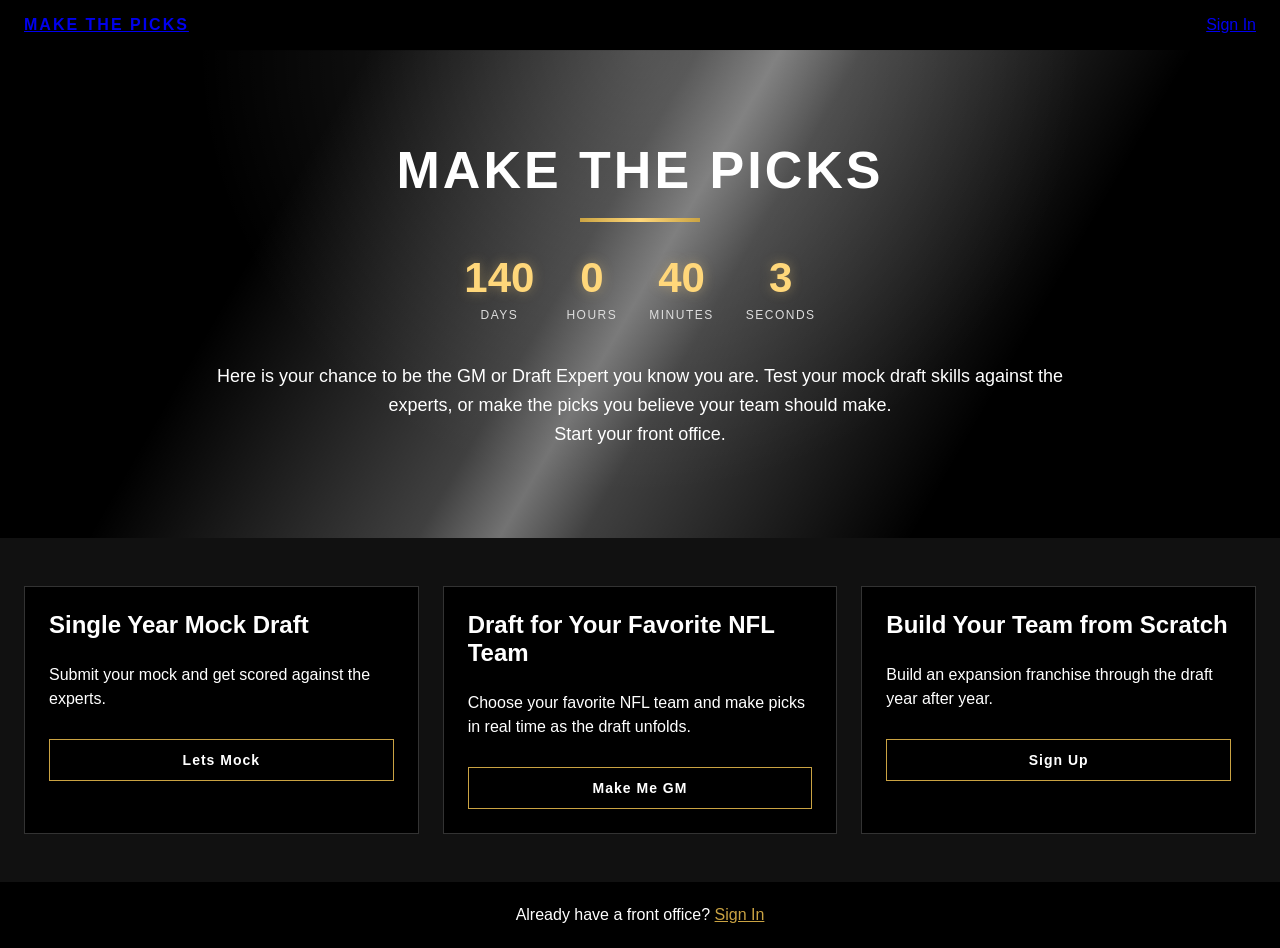
<file: index.html>
<!DOCTYPE html>
<html lang="en">
<head>
  <meta charset="UTF-8" />
  <meta name="viewport" content="width=device-width, initial-scale=1.0"/>
  <title>Make The Picks</title>

  <!-- ✅ Link CSS -->
  <link rel="stylesheet" href="styles.css">
</head>
<script>
  // 🔁 Set your draft date here
  const draftDate = new Date("April 23, 2027 17:00:00").getTime();

  const timer = setInterval(() => {
    const now = new Date().getTime();
    const distance = draftDate - now;

    if (distance < 0) {
      clearInterval(timer);
      return;
    }

    document.getElementById("days").innerText =
      Math.floor(distance / (1000 * 60 * 60 * 24));
    document.getElementById("hours").innerText =
      Math.floor((distance % (1000 * 60 * 60 * 24)) / (1000 * 60 * 60));
    document.getElementById("minutes").innerText =
      Math.floor((distance % (1000 * 60 * 60)) / (1000 * 60));
    document.getElementById("seconds").innerText =
      Math.floor((distance % (1000 * 60)) / 1000);
  }, 1000);
</script>
<body>

<header class="header">

  <div class="logo">
    <a href="index.html">MAKE THE PICKS</a>
  </div>

  <div class="signin">
    <a href="sign-in.html">Sign In</a>
  </div>

</header>

  <section class="hero hero-bg">
<div class="hero-overlay">
  <h1>MAKE THE PICKS</h1>

  <div class="countdown">
    <div>
      <span id="days">00</span>
      <small>DAYS</small>
    </div>
    <div>
      <span id="hours">00</span>
      <small>HOURS</small>
    </div>
    <div>
      <span id="minutes">00</span>
      <small>MINUTES</small>
    </div>
    <div>
      <span id="seconds">00</span>
      <small>SECONDS</small>
    </div>
  </div>

  <p>
    Here is your chance to be the GM or Draft Expert you know you are. Test your mock draft skills against the experts, or 
    make the picks you believe your team should make.
  </p>
  <p class="subtext">Start your front office.</p>
</div>
  </section>

  <section class="options">
    <div class="card">
      <h2>Single Year Mock Draft</h2>
      <p>Submit your mock and get scored against the experts.</p>
     <a href="https://tkleinheinz-code.github.io/MakeThePicks/mock-draft.html">
  <button class="cta-button">Lets Mock</button>
</a>
    </div>

    <div class="card">
      <h2>Draft for Your Favorite NFL Team</h2>
      <p>Choose your favorite NFL team and make picks in real time as the draft unfolds.</p>
      <a href="https://tkleinheinz-code.github.io/MakeThePicks/sign-in.html">
      <button class="cta-button">Make Me GM</button>
      </a>
    </div>

    <div class="card">
      <h2>Build Your Team from Scratch</h2>
      <p>Build an expansion franchise through the draft year after year.</p>
      <a href="sign-in.html">
  <button class="cta-button">Sign Up</button>
</a>
    </div>
  </section>

<footer class="footer">
  Already have a front office? 
  <a href="sign-in.html" style="color:#caa343;">Sign In</a>
</footer>

</body>
</html>
</file>
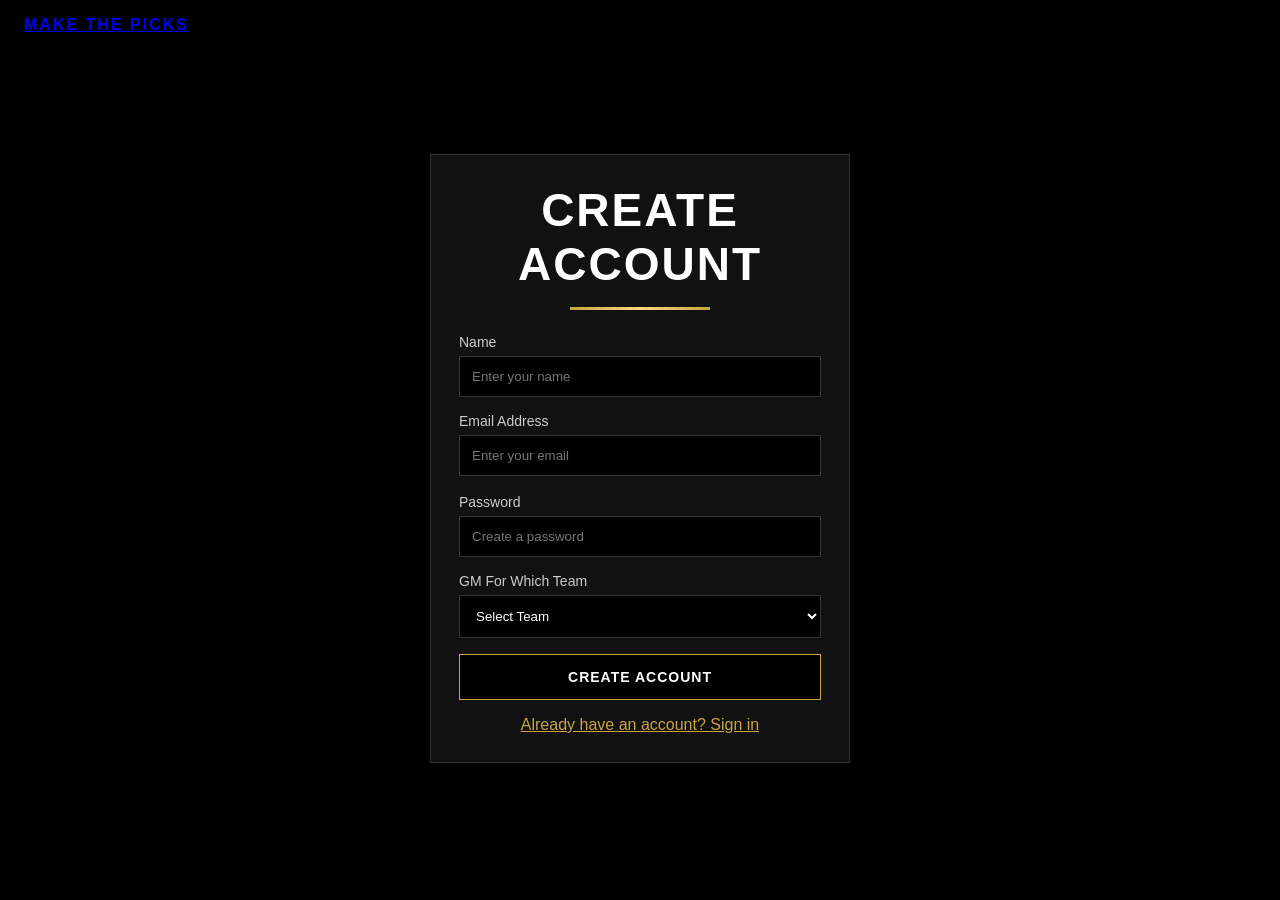
<file: create-account.html>
<!DOCTYPE html>
<html lang="en">
<head>
<meta charset="UTF-8">
<meta name="viewport" content="width=device-width, initial-scale=1.0">
<title>Create Account | Make The Picks</title>
<link rel="stylesheet" href="styles.css">

<style>
/* Container */
.create-container {
  max-width: 420px;
  margin: 80px auto;
  padding: 28px;
  background: #111;
  border: 1px solid #333;
}

/* Title */
.create-container h1 {
  text-align: center;
  margin-bottom: 24px;
}

/* Inputs */
.create-container input,
.create-container select {
  width: 100%;
  padding: 12px;
  margin-bottom: 16px;
  background: #000;
  border: 1px solid #333;
  color: #fff;
}

  /* ✅ Highlight active input field */
.create-container input:focus,
.create-container select:focus {
  outline: none;
  border-color: #ffd77a;
}

/* Label styling */
.create-container label {
  display: block;
  margin-bottom: 6px;
  font-size: 14px;
  color: #ccc;
}

/* Button */
.create-container button {
  width: 100%;
}

  .error-text {
  color: #ff4c4c;
  font-size: 13px;
  margin-top: -10px;
  margin-bottom: 12px;
}
  
</style>
</head>

<body>

<header class="header">
  <div class="logo">
    <a href="index.html">MAKE THE PICKS</a>
  </div>
</header>

<main class="content">

  <div class="create-container">

    <h1>CREATE ACCOUNT</h1>

    <form>
<!-- Name -->
<label>Name</label>
<input type="text" id="name" placeholder="Enter your name" required>

<!-- Email -->
<label>Email Address</label>
<input type="email" id="email" placeholder="Enter your email" required>
<p id="emailError" class="error-text"></p>

      <!-- Password -->
<label>Password</label>
<input type="password" id="password" placeholder="Create a password" required>

      <!-- GM Team Dropdown -->
      <label>GM For Which Team</label>
      <select required>
        <option value="">Select Team</option>
        <option>Arizona Cardinals</option>
        <option>Atlanta Falcons</option>
        <option>Baltimore Ravens</option>
        <option>Buffalo Bills</option>
        <option>Carolina Panthers</option>
        <option>Chicago Bears</option>
        <option>Cincinnati Bengals</option>
        <option>Cleveland Browns</option>
        <option>Dallas Cowboys</option>
        <option>Denver Broncos</option>
        <option>Detroit Lions</option>
        <option>Green Bay Packers</option>
        <option>Houston Texans</option>
        <option>Indianapolis Colts</option>
        <option>Jacksonville Jaguars</option>
        <option>Kansas City Chiefs</option>
        <option>Las Vegas Raiders</option>
        <option>Los Angeles Chargers</option>
        <option>Los Angeles Rams</option>
        <option>Miami Dolphins</option>
        <option>Minnesota Vikings</option>
        <option>New England Patriots</option>
        <option>New Orleans Saints</option>
        <option>New York Giants</option>
        <option>New York Jets</option>
        <option>Philadelphia Eagles</option>
        <option>Pittsburgh Steelers</option>
        <option>San Francisco 49ers</option>
        <option>Seattle Seahawks</option>
        <option>Tampa Bay Buccaneers</option>
        <option>Tennessee Titans</option>
        <option>Washington Commanders</option>
      </select>

      <!-- Submit -->
      
<button class="cta-button" id="submitBtn" disabled>
  CREATE ACCOUNT
</button>
  <p id="successMessage" style="text-align:center; margin-top:16px;"></p>
      
<p style="text-align:center; margin-top:16px;">
  <a href="sign-in.html" style="color:#caa343;">Already have an account? Sign in</a>
</p>
    </form>

  </div>

</main>

<script>
/* ✅ ALL YOUR JS GOES HERE */

// Email validation
const emailInput = document.getElementById('email');
const emailError = document.getElementById('emailError');

emailInput.addEventListener('input', () => {
  if (emailInput.validity.valid) {
    emailError.textContent = "";
  } else {
    emailError.textContent = "Please enter a valid email address";
  }
});

// Password strength
const passwordInput = document.getElementById('password');
const strengthText = document.getElementById('passwordStrength');

passwordInput.addEventListener('input', () => {
  const value = passwordInput.value;

  if (value.length < 6) {
    strengthText.textContent = "Weak";
    strengthText.style.color = "red";
  } else if (value.length < 10) {
    strengthText.textContent = "Medium";
    strengthText.style.color = "orange";
  } else {
    strengthText.textContent = "Strong";
    strengthText.style.color = "#4cff4c";
  }
});


// Enable/disable button
const submitBtn = document.getElementById('submitBtn');

function checkForm() {
  if (
    emailInput.validity.valid &&
    passwordInput.value.length >= 6
  ) {
    submitBtn.disabled = false;
  } else {
    submitBtn.disabled = true;
  }
}

emailInput.addEventListener('input', checkForm);

function checkForm() {
  if (
    emailInput.validity.valid &&
    passwordInput.value.length >= 6
  ) {
    submitBtn.disabled = false;
  } else {
    submitBtn.disabled = true;
  }
}

emailInput.addEventListener('input', checkForm);
passwordInput.addEventListener('input', checkForm);

  // Submit behavior
document.querySelector('form').addEventListener('submit', (e) => {
  e.preventDefault();

  const name = document.getElementById('name').value;
  const email = document.getElementById('email').value;

  // ✅ Save user info
  localStorage.setItem('userName', name);
  localStorage.setItem('userEmail', email);   // ✅ THIS IS STEP 3

  // ✅ Redirect to profile
  window.location.href = "profile.html";

  // ✅ Save GM since year
  const signupYear = new Date().getFullYear();
  localStorage.setItem('gmSince', signupYear);

});
</script>
</body>
</html>
</file>
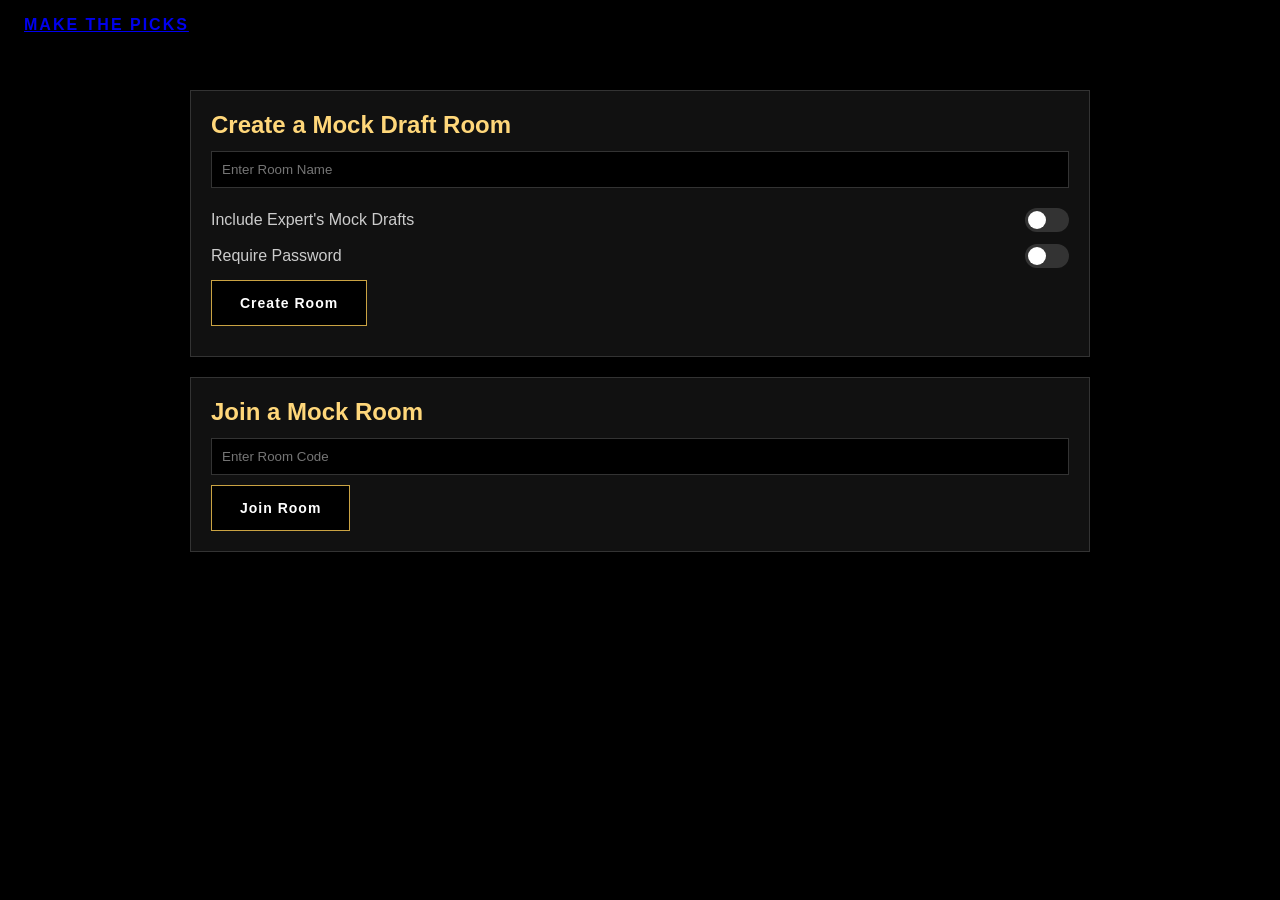
<file: draft-room.html>
<!DOCTYPE html>
<html lang="en">
<head>
<meta charset="UTF-8">
<meta name="viewport" content="width=device-width, initial-scale=1.0">
<title>Draft Rooms | Make The Picks</title>
<link rel="stylesheet" href="styles.css">

<style>

/* Layout */
.container {
  max-width: 900px;
  margin: 40px auto;
}

/* Sections */
.section {
  background: #111;
  border: 1px solid #333;
  padding: 20px;
  margin-bottom: 20px;
}

/* Titles */
.section h2 {
  margin-bottom: 12px;
  color: #ffd77a;
}

/* Inputs */
input {
  width: 100%;
  padding: 10px;
  margin-bottom: 10px;
  background: #000;
  border: 1px solid #333;
  color: #fff;
}

/* Row buttons */
.row {
  display: flex;
  gap: 10px;
}

/* Draft list */
.draft-list {
  list-style: none;
  padding: 0;
}

.draft-list li {
  padding: 10px;
  border-bottom: 1px solid #333;
}
  
/* Checkbox label alignment */
.checkbox-row {
  display: flex;
  align-items: center;   /* ✅ vertical alignment fix */
  gap: 4px;              /* ✅ space between box and text */
  margin-bottom: 6px;
}

/* Optional: make checkbox slightly smaller/cleaner */
.checkbox-row input {
  margin: 0;
}

  /* Toggle container */
.toggle-row {
  display: flex;
  align-items: center;
  justify-content: space-between;
  margin-bottom: 12px;
  color: #ccc;
}

/* Switch wrapper */
.switch {
  position: relative;
  display: inline-block;
  width: 44px;
  height: 24px;
}

/* Hide default checkbox */
.switch input {
  opacity: 0;
  width: 0;
  height: 0;
}

/* Slider */
.slider {
  position: absolute;
  cursor: pointer;
  background-color: #333;
  border-radius: 34px;
  top: 0;
  left: 0;
  right: 0;
  bottom: 0;
  transition: 0.3s;
}

/* Circle */
.slider:before {
  position: absolute;
  content: "";
  height: 18px;
  width: 18px;
  left: 3px;
  bottom: 3px;
  background-color: #fff;
  border-radius: 50%;
  transition: 0.3s;
}

/* ON state */
.switch input:checked + .slider {
  background-color: #ffd77a;
}

/* Move circle */
.switch input:checked + .slider:before {
  transform: translateX(20px);
}
  .switch:hover .slider {
  box-shadow: 0 0 4px #ffd77a;
}
</style>
</head>

<body>

<header class="header">
  <div class="logo">
    <a href="index.html">MAKE THE PICKS</a>
  </div>
</header>

<main class="container">

  <!-- CREATE ROOM -->
  <div class="section">
    <h2>Create a Mock Draft Room</h2>

    <input type="text" id="roomName" placeholder="Enter Room Name">

<!-- Room Options -->
<div style="margin-top:10px;">

  <div class="toggle-row">
    <span>Include Expert's Mock Drafts</span>
    <label class="switch">
      <input type="checkbox" id="includeExperts" onchange="toggleExperts()">
      <span class="slider"></span>
    </label>
  </div>

  <div class="toggle-row">
    <span>Require Password</span>
    <label class="switch">
      <input type="checkbox" id="requirePassword" onchange="togglePassword()">
      <span class="slider"></span>
    </label>
  </div>

</div>

<!-- Expert selection (hidden by default) -->
<div id="expertBox" style="display:none; margin-top:10px;">
  <p>Select Experts:</p>

  <label><input type="checkbox" value="Mel Kiper"> Mel Kiper</label><br>
  <label><input type="checkbox" value="Todd McShay"> Todd McShay</label><br>
  <label><input type="checkbox" value="Daniel Jeremiah"> Daniel Jeremiah</label><br>
  <label><input type="checkbox" value="Peter Schrager"> Peter Schrager</label><br>
  <label><input type="checkbox" value="Lance Zierlein"> Lance Zierlein</label>
</div>

<!-- Password field (hidden by default) -->
<div id="passwordBox" style="display:none; margin-top:10px;">
  <input type="password" id="roomPassword" placeholder="Enter room password">
</div>

    <button class="cta-button" onclick="createRoom()">
      Create Room
    </button>

    <p id="roomCodeDisplay" style="margin-top:10px;"></p>
  </div>

  <!-- JOIN ROOM -->
  <div class="section">
    <h2>Join a Mock Room</h2>

    <input type="text" id="joinCode" placeholder="Enter Room Code">

    <button class="cta-button" onclick="joinRoom()">
      Join Room
    </button>
  </div>

  <!-- ACTIVE ROOM -->
  <div class="section" id="activeRoom" style="display:none;">
    <h2 id="roomTitle"></h2>

    <p><strong>Room Code:</strong> <span id="roomCode"></span></p>

    <h3>Mock Drafts</h3>

    <ul class="draft-list" id="draftList">
      <li>No drafts submitted yet</li>
    </ul>
  </div>

</main>

<script>

// Create unique room code
function generateCode() {
  return Math.random().toString(36).substring(2, 8).toUpperCase();
}

// Create Room
function createRoom() {
  const name = document.getElementById('roomName').value;
  if (!name) return;

  const code = generateCode();

  const room = {
    name: name,
    code: code,
    drafts: [],
    creator: localStorage.getItem('userName') || "You"
  };

  // Save room
  localStorage.setItem(code, JSON.stringify(room));

  // ✅ CRITICAL: mark this as the active room
  localStorage.setItem('currentRoom', JSON.stringify(room));

  // ✅ Redirect to room dashboard
  window.location.href = "mock-room.html";
}

  const room = {
    name: name,
    code: code,
    drafts: [],
    includeExperts: includeExperts,
    experts: selectedExperts,
    requirePassword: requirePassword,
    password: requirePassword ? password : null
  };

  localStorage.setItem(code, JSON.stringify(room));

  document.getElementById('roomCodeDisplay').textContent =
    "Room Created! Code: " + code;

  loadRoom(room);
}


// Join Room
function joinRoom() {
  const code = document.getElementById('joinCode').value.toUpperCase();
  const room = JSON.parse(localStorage.getItem(code));

  if (!room) {
    alert("Room not found");
    return;
  }

  // ✅ Check password if required
  if (room.requirePassword) {
    const input = prompt("Enter room password:");
    if (input !== room.password) {
      alert("Incorrect password");
      return;
    }
  }

  loadRoom(room);
}

// Load Room Info
function loadRoom(room) {
  document.getElementById('activeRoom').style.display = "block";

  document.getElementById('roomTitle').textContent = room.name;
  document.getElementById('roomCode').textContent = room.code;

  const draftList = document.getElementById('draftList');
  draftList.innerHTML = "";

  if (room.drafts.length === 0) {
    draftList.innerHTML = "<li>No drafts submitted yet</li>";
  } else {
    room.drafts.forEach(draft => {
      const li = document.createElement('li');
      li.textContent = draft;
      draftList.appendChild(li);
    });
  }
}

  // Show/hide expert selection
function toggleExperts() {
  const box = document.getElementById('expertBox');
  box.style.display = document.getElementById('includeExperts').checked ? 'block' : 'none';
}

// Show/hide password field
function togglePassword() {
  const box = document.getElementById('passwordBox');
  box.style.display = document.getElementById('requirePassword').checked ? 'block' : 'none';
}
</script>

</body>
</html>
</file>
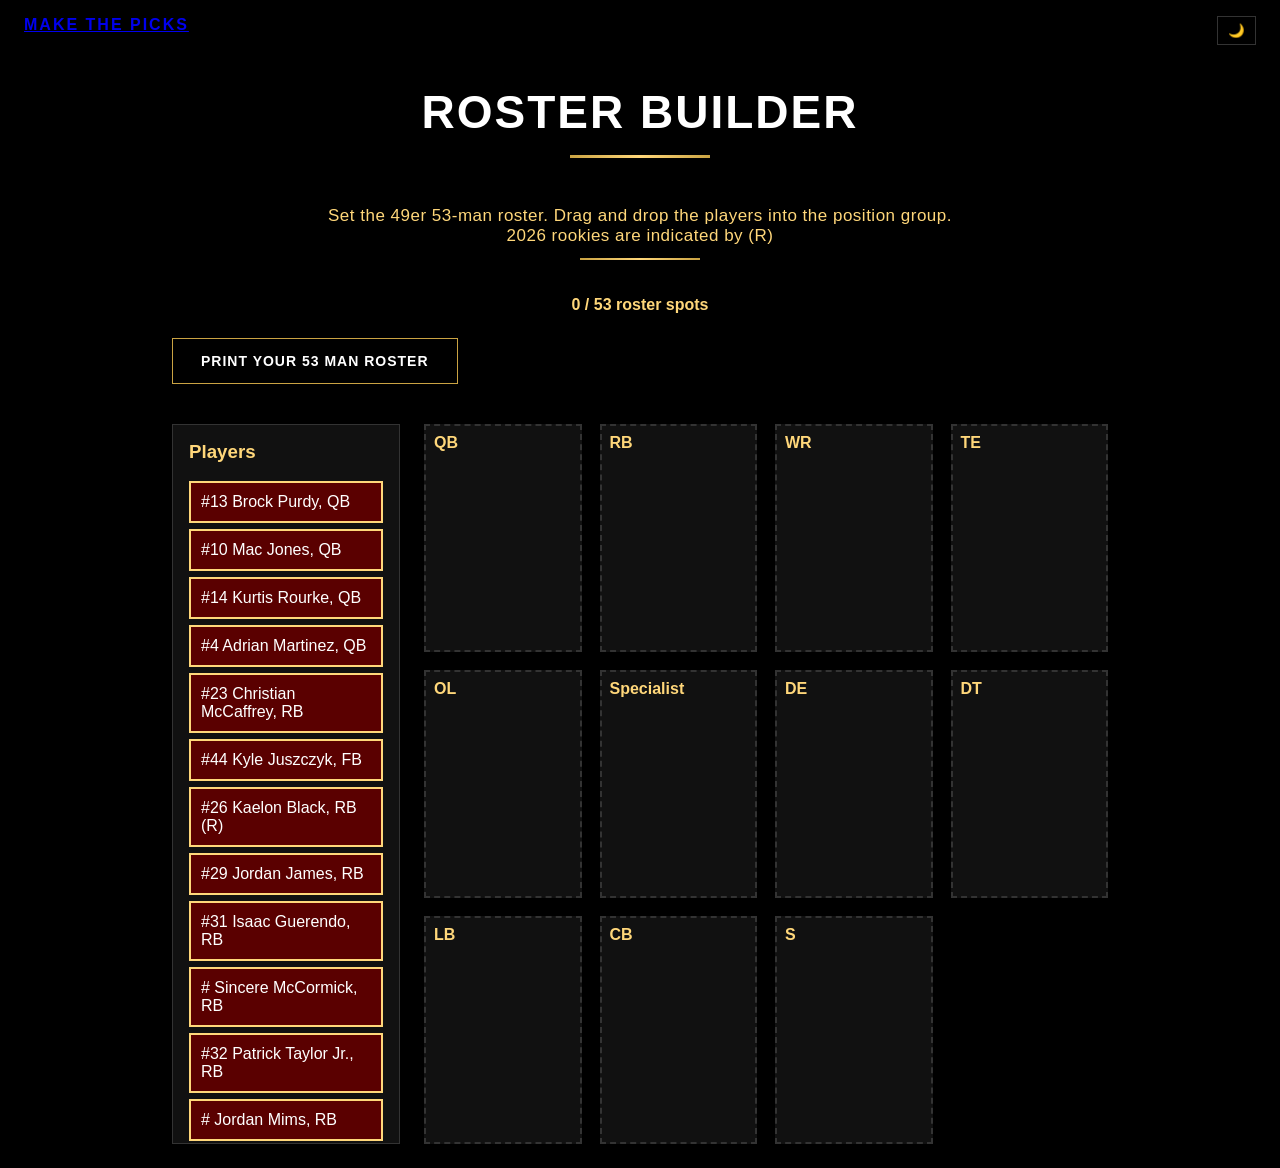
<file: drag-draft.html>
<!DOCTYPE html>
<html lang="en">
<head>
<meta charset="UTF-8">
<meta name="viewport" content="width=device-width, initial-scale=1.0">
<title>Drag Draft Board</title>
<link rel="stylesheet" href="styles.css">

<style>
  body {
  transition: all 0.3s ease;
}
  
/* Layout */
.drag-layout {
  display: grid;
  grid-template-columns: 1fr 3fr;
  gap: 24px;
  margin-top: 40px;
}

  .subtitle {
  text-align: center;
  color: #ffd77a;
  font-size: 17px;
  letter-spacing: 0.5px;
  margin-top: 10px;
  margin-bottom: 36px;
}
  .subtitle::after {
  content: "";
  display: block;
  width: 120px;
  height: 2px;
  margin: 12px auto 0;
  background: linear-gradient(to right, #caa343, #ffd77a, #caa343);
}

/* LEFT COLUMN (Players) */
.player-list {
  background: #111;
  border: 1px solid #333;
  padding: 16px;
  height: 80vh;
  overflow-y: auto;

  /* ✅ ADD THESE */
  display: flex;
  flex-direction: column;
  gap: 6px;
}

.player {
  background: #1a1a1a;
  padding: 10px;
  margin-bottom: 0;
  cursor: grab;
  border: 1px solid #333;
}
  /* Red (Offense) */
.player.red-group {
  background: #5a0000;
  border: 2px solid #ffd77a;
}

/* Gold (Defense) */
.player.gold-group {
  background: #ffd77a;
  color: #000;
  border: 2px solid #a00000;
}

/* ✅ HOVER EFFECTS (PUT RIGHT HERE) */
.player.red-group:hover {
  border-color: #fff;        /* bright border on hover */
}

.player.gold-group:hover {
  border-color: #000;
}

/* RIGHT COLUMN (Drop boxes) */
.board {
  display: grid;
  grid-template-columns: repeat(4, 1fr);
  gap: 18px;
}

/* Individual drop boxes */
.drop-box {
  background: #111;
  min-height: 50px;
  border: 2px dashed #333;
  padding: 8px;

  display: flex;
  flex-direction: column;
  gap: 6px;
}

.drop-box h4 {
  margin-bottom: 10px;
  color: #ffd77a;
}

/* Dropped player inside box */
.drop-box .player {
  cursor: default;
  border-style: solid;
}

  .player-count {
  text-align: center;
  color: #ffd77a;
  font-weight: bold;
  margin-bottom: 24px;
}

  /* ✅ PRINT STYLES */
@media print {

  body * {
    visibility: hidden;
  }

  .board, .board * {
    visibility: visible;
  }

  .board {
    position: absolute;
    top: 0;
    left: 0;
    width: 100%;
  }

  .do-not-print {
    display: none;
  }
}
 /* ✅ LIGHT MODE */
body.light {
  background: #fff;
  color: #111;
}

/* Player list + board boxes */
body.light .player-list,
body.light .drop-box {
  background: #f8f8f8;
  border-color: #ccc;
}

/* Players */
body.light .player {
  background: #eaeaea;
  border-color: #ccc;
  color: #111;
}

/* Red (offense) */
body.light .player.red-group {
  background: #f2bcbc;
  border-color: #caa343;
}

/* Gold (defense) */
body.light .player.gold-group {
  background: #ffd77a;
  color: #000;
}

/* Titles */
body.light h1,
body.light h3,
body.light .player-count,
body.light .subtitle {
  color: #111;
}

/* Subtitle line */
body.light .subtitle::after {
  background: linear-gradient(to right, #999, #333, #999);
}

/* Toggle button */
.theme-toggle button {
  background: none;
  border: 1px solid #333;
  padding: 6px 10px;
  cursor: pointer;
  color: inherit;
} 
  .player {
  transition: transform 0.2s ease, box-shadow 0.2s ease;
}

/* Hover effect */
.player:hover {
  transform: translateY(-3px) scale(1.02);
  box-shadow: 0 4px 10px rgba(0, 0, 0, 0.4);
}
  .player:active {
  transform: scale(1.05);
  opacity: 0.8;
}
  .player.dropped {
  animation: dropBounce 0.3s ease;
}

@keyframes dropBounce {
  0%   { transform: scale(1.2); }
  60%  { transform: scale(0.95); }
  100% { transform: scale(1); }
}
  .drop-box {
  transition: background 0.2s ease, border-color 0.2s ease;
}
</style>
</head>

<body>

<header class="header">
  <div class="logo">
    <a href="index.html">MAKE THE PICKS</a>
  </div>

  <!-- ✅ ADD THIS -->
  <div class="theme-toggle">
    <button id="themeToggle">🌙</button>
  </div>
</header>

<main class="content">

  <h1>ROSTER BUILDER</h1>

<p class="subtitle">
  Set the 49er 53-man roster.
  Drag and drop the players into the position group.<br>
  2026 rookies are indicated by (R)
</p>

<!-- ✅ ADD THIS HERE -->
<p class="player-count">
  <span id="playerCount">0</span> / 53 roster spots
</p>

<button class="cta-button do-not-print" onclick="printDepthChart()">
  PRINT YOUR 53 MAN ROSTER
</button>

<div class="drag-layout">

  <!-- LEFT COLUMN -->
  <div class="player-list">
    <h3 style="color:#ffd77a; margin-bottom:12px;">Players</h3>

    <div class="player red-group" draggable="true">#13 Brock Purdy, QB</div>
    <div class="player red-group" draggable="true">#10 Mac Jones, QB</div>
    <div class="player red-group" draggable="true">#14 Kurtis Rourke, QB</div>
    <div class="player red-group" draggable="true">#4 Adrian Martinez, QB</div>
    <div class="player red-group" draggable="true">#23 Christian McCaffrey, RB</div>
    <div class="player red-group" draggable="true">#44 Kyle Juszczyk, FB</div>
    <div class="player red-group" draggable="true">#26 Kaelon Black, RB (R)</div>
    <div class="player red-group" draggable="true">#29 Jordan James, RB</div>
    <div class="player red-group" draggable="true">#31 Isaac Guerendo, RB</div>
    <div class="player red-group" draggable="true"># Sincere McCormick, RB</div>
    <div class="player red-group" draggable="true">#32 Patrick Taylor Jr., RB</div>
    <div class="player red-group" draggable="true"># Jordan Mims, RB</div>
    <div class="player red-group" draggable="true">#5 Mike Evans, WR</div>
    <div class="player red-group" draggable="true">#1 Ricky Pearsall, WR</div>
    <div class="player red-group" draggable="true">#3 Christian Kirk, WR</div>
    <div class="player red-group" draggable="true">#7 DeMarcus Robinson, WR</div>
    <div class="player red-group" draggable="true">#17 Jordan Watkins, WR</div>
    <div class="player red-group" draggable="true">#15 De'Zhaun Stribling, WR (R)</div>
    <div class="player red-group" draggable="true">#81 Malik Turner, WR</div>
    <div class="player red-group" draggable="true"># Colton Dowell, WR</div>
    <div class="player red-group" draggable="true">#86 Junior Bergen, WR</div>
    <div class="player red-group" draggable="true"># Wesley Grimes, WR (R)</div>
    <div class="player red-group" draggable="true">#19 Jacob Cowing, WR</div>
    <div class="player red-group" draggable="true"># Will Pauling, WR (R)</div>
    <div class="player red-group" draggable="true">#85 Geroge Kittle, TE</div>
    <div class="player red-group" draggable="true">#89 Luke Farrell, TE</div>
    <div class="player red-group" draggable="true">#88 Jake Tonges, TE</div>
    <div class="player red-group" draggable="true">#9 Brayden Willis, TE</div>
    <div class="player red-group" draggable="true"># Khalil Dinkins, TE (R)</div>
    <div class="player red-group" draggable="true">#83 Hayden Rucci, TE</div>
    <div class="player red-group" draggable="true">#71 Trent Williams, OT</div>
    <div class="player red-group" draggable="true">#65 Robert Jones, OG</div>
    <div class="player red-group" draggable="true">#64 Jake Brendel, C</div>
    <div class="player red-group" draggable="true">#77 Dominick Puni, OG</div>
    <div class="player red-group" draggable="true">#68 Colton McKivitz, OT</div>
    <div class="player red-group" draggable="true">#76 Vederian Lowe, OT</div>
    <div class="player red-group" draggable="true">#74 Carver Willis, OG (R)</div>
    <div class="player red-group" draggable="true">#74 Brett Toth, OL</div>
    <div class="player red-group" draggable="true">#69 Enrique Cruz Jr., OL (R)</div>
    <div class="player red-group" draggable="true">#62 Austen Pleasants, OT</div>
    <div class="player red-group" draggable="true">#75 Connor Colby, OG</div>
    <div class="player red-group" draggable="true">#66 Drake Nugent, OL</div>
    <div class="player red-group" draggable="true">#63 Nick Nakelj, OL</div>
    <div class="player red-group" draggable="true"># Zachary Thomas, OL</div>
    <div class="player red-group" draggable="true">#67 Isaac Alarcon, OL</div>
    <div class="player red-group" draggable="true">#60 Brandon Parker, OL</div>
    <div class="player gold-group" draggable="true">#98 Mykel Williams, DE</div>
    <div class="player gold-group" draggable="true">#56 Keion White, DE</div>
    <div class="player gold-group" draggable="true">#97 Nick Bosa, DE</div>
    <div class="player gold-group" draggable="true">#94 Romello Height, DE (R)</div>
    <div class="player gold-group" draggable="true">#92 Sam Okuayinonu, DE</div>
    <div class="player gold-group" draggable="true">#59 Mikail Kamara, DE (R)</div>
    <div class="player gold-group" draggable="true">#96 Cam Sample, DE</div>
    <div class="player gold-group" draggable="true">#69 William Bradley-King, DE</div>
    <div class="player gold-group" draggable="true">#50 Andrew Farmer II, DE</div>
    <div class="player gold-group" draggable="true">#95 Alfred Collins, DT</div>
    <div class="player gold-group" draggable="true">#92 Osa Odighizuwa, DT</div>
    <div class="player gold-group" draggable="true">#99 CJ West, DT</div>
    <div class="player gold-group" draggable="true">#93 Gracen Haltons, DT (R)</div>
    <div class="player gold-group" draggable="true">#58 Evan Anderson, DT</div>
    <div class="player gold-group" draggable="true">#55 Sebastian Valdez, DT</div>
    <div class="player gold-group" draggable="true"># Bryson Eason, DT (R)</div>
    <div class="player gold-group" draggable="true"># James Thompson, DT</div>
    <div class="player gold-group" draggable="true">#54 Fred Warner, LB</div>
    <div class="player gold-group" draggable="true">#57 Dre Greenlaw, LB</div>
    <div class="player gold-group" draggable="true">#45 Nick Martin, LB</div>
    <div class="player gold-group" draggable="true">#51 Luke Gifford, LB</div>
    <div class="player gold-group" draggable="true">#48 Tatum Bethune, LB</div>
    <div class="player gold-group" draggable="true">#53 Jaden Dugger, LB (R)</div>
    <div class="player gold-group" draggable="true">#41 Jalen Graham, LB</div>
    <div class="player gold-group" draggable="true"># Larry Worth III, LB</div>
    <div class="player gold-group" draggable="true">#49 Garret Wallow, LB</div>
    <div class="player gold-group" draggable="true">#2 Deommodore Lenoir, CB</div>
    <div class="player gold-group" draggable="true">#0 Renardo Green, CB</div>
    <div class="player gold-group" draggable="true">#20 Upton Stout, CB</div>
    <div class="player gold-group" draggable="true">#41 Ephesians Prysock, CB (R)</div>
    <div class="player gold-group" draggable="true">#24 Jack Jones, CB</div>
    <div class="player gold-group" draggable="true">#22 Nate Hobbs, CB</div>
    <div class="player gold-group" draggable="true">#33 Siran Neal, CB</div>
    <div class="player gold-group" draggable="true">#28 Darrell Luter Jr., CB</div>
    <div class="player gold-group" draggable="true">#43 Jakob Robinson, CB</div>
    <div class="player gold-group" draggable="true">#30 Eli Apple, CB</div>
    <div class="player gold-group" draggable="true">#6 Malik Mustapha, S</div>
    <div class="player gold-group" draggable="true">#36 Marques Sigle, S</div>
    <div class="player gold-group" draggable="true">#27 Ji'Ayir Brown, S</div>
    <div class="player gold-group" draggable="true"># Ashtyn Davis, S</div>
    <div class="player gold-group" draggable="true"># Jalen Stroman, S (R)</div>
    <div class="player gold-group" draggable="true">#22 Derrick Canteen, S</div>
    <div class="player gold-group" draggable="true"># Patrick McMorris, S</div>
    <div class="player" draggable="true">#18 Eddy Pineiro, K</div>
    <div class="player" draggable="true">#9 Corliss Waitman, P</div>
    <div class="player" draggable="true"># Jack Bouwmeester, P (R)</div>
    <div class="player" draggable="true">#46 Jon Weeks, LS</div>

  </div>

  <!-- RIGHT COLUMN -->
  <div class="board">

    <div class="drop-box">
      <h4>QB</h4>
    </div>

    <div class="drop-box">
      <h4>RB</h4>
    </div>

    <div class="drop-box">
      <h4>WR</h4>
    </div>

    <div class="drop-box">
      <h4>TE</h4>
    </div>

    <div class="drop-box">
      <h4>OL</h4>
    </div>

    <div class="drop-box">
      <h4>Specialist</h4>
    </div>

    <div class="drop-box">
      <h4>DE</h4>
    </div>

    <div class="drop-box">
      <h4>DT</h4>
    </div>

    <div class="drop-box">
      <h4>LB</h4>
    </div>

    <div class="drop-box">
      <h4>CB</h4>
    </div>
    
    <div class="drop-box">
      <h4>S</h4>
    </div>
    
  </div>

</div>

</main>

<script>

const players = document.querySelectorAll('.player');
const boxes = document.querySelectorAll('.drop-box');
const playerList = document.querySelector('.player-list');

let dragged = null;

/* ✅ STEP 1: store original index */
players.forEach((player, index) => {
  player.dataset.index = index;
});

/* ✅ DRAG START */
players.forEach(player => {
  player.addEventListener('dragstart', (e) => {
    dragged = player;
    e.dataTransfer.setData("text/plain", "player");
  });
});

/* ✅ DROP INTO BOXES */
boxes.forEach(box => {

  box.addEventListener('dragover', (e) => {
    e.preventDefault();
    e.dataTransfer.dropEffect = "move";
  });

  box.addEventListener('drop', (e) => {
    e.preventDefault();
    if (!dragged) return;

    box.appendChild(dragged);

// ✅ Add animation class
dragged.classList.add('dropped');

// ✅ Remove after animation so it can replay next time
setTimeout(() => {
  dragged.classList.remove('dropped');
}, 300);
    updatePlayerCount();
  });

  box.addEventListener('dragenter', () => {
    box.style.borderColor = '#ffd77a';
  });

  box.addEventListener('dragleave', () => {
    box.style.borderColor = '#333';
  });
});

/* ✅ DROP BACK INTO LIST */
playerList.addEventListener('dragover', (e) => e.preventDefault());

playerList.addEventListener('drop', (e) => {
  e.preventDefault();
  if (!dragged) return;

  const draggedIndex = Number(dragged.dataset.index);
  const currentPlayers = Array.from(playerList.querySelectorAll('.player'));

  let inserted = false;

  for (let i = 0; i < currentPlayers.length; i++) {
    const currentIndex = Number(currentPlayers[i].dataset.index);

    if (draggedIndex < currentIndex) {
      playerList.insertBefore(dragged, currentPlayers[i]);
      inserted = true;
      break;
    }
  }

  if (!inserted) {
    playerList.appendChild(dragged);
  }

  updatePlayerCount();
});

/* ✅ PLAYER COUNT FUNCTION */
function updatePlayerCount() {
  let count = 0;

  boxes.forEach(box => {
    count += box.querySelectorAll('.player').length;
  });

  const counter = document.getElementById('playerCount');
  counter.textContent = count;

  if (count === 53) {
    counter.style.color = "#4cff4c";
  } else if (count > 53) {
    counter.style.color = "red";
  } else {
    counter.style.color = "#ffd77a";
  }
}

updatePlayerCount();

function printDepthChart() {
  window.print();
}

/* ✅ THEME TOGGLE (KEEP IN SAME SCRIPT) */
const toggleBtn = document.getElementById('themeToggle');

// Load saved theme
if (localStorage.getItem('theme') === 'light') {
  document.body.classList.add('light');
  toggleBtn.textContent = "☀️";
}

// Toggle
toggleBtn.addEventListener('click', () => {
  document.body.classList.toggle('light');

  const isLight = document.body.classList.contains('light');

  localStorage.setItem('theme', isLight ? 'light' : 'dark');
  toggleBtn.textContent = isLight ? "☀️" : "🌙";
});

</script>
</file>
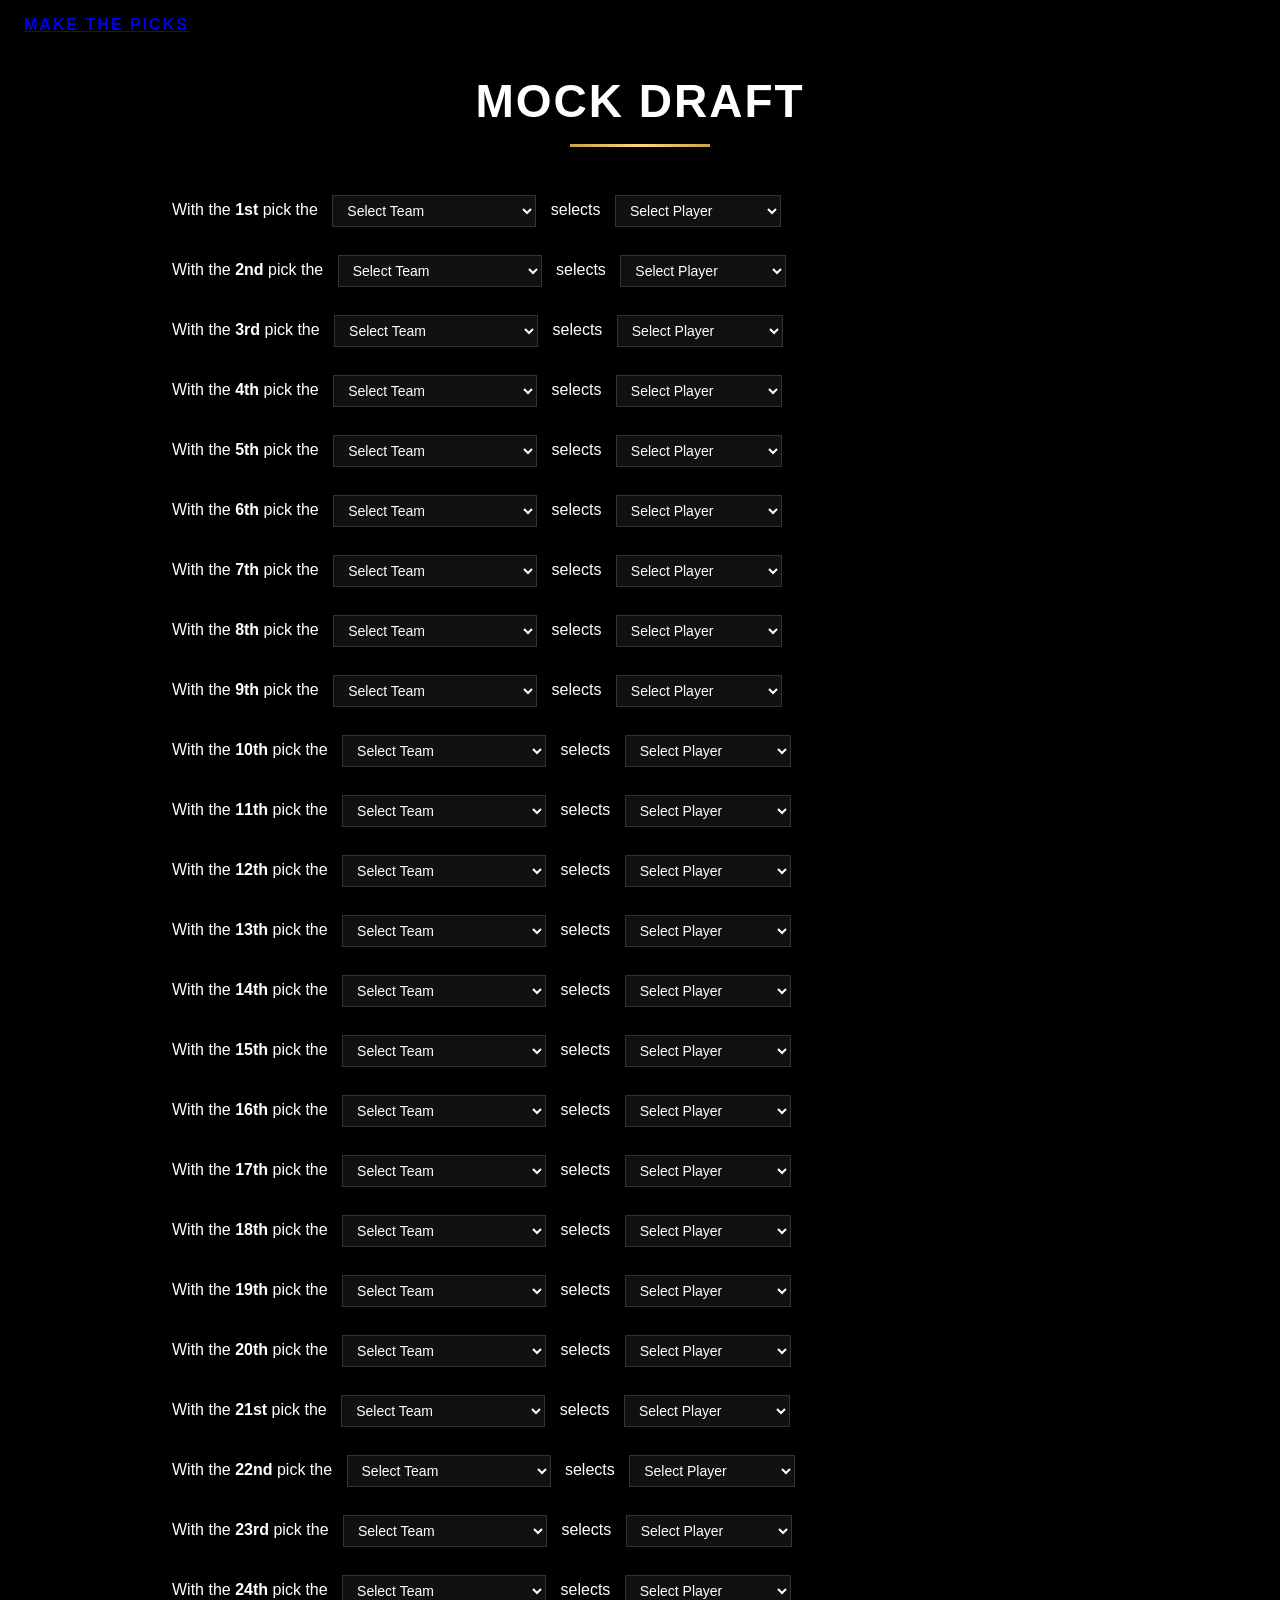
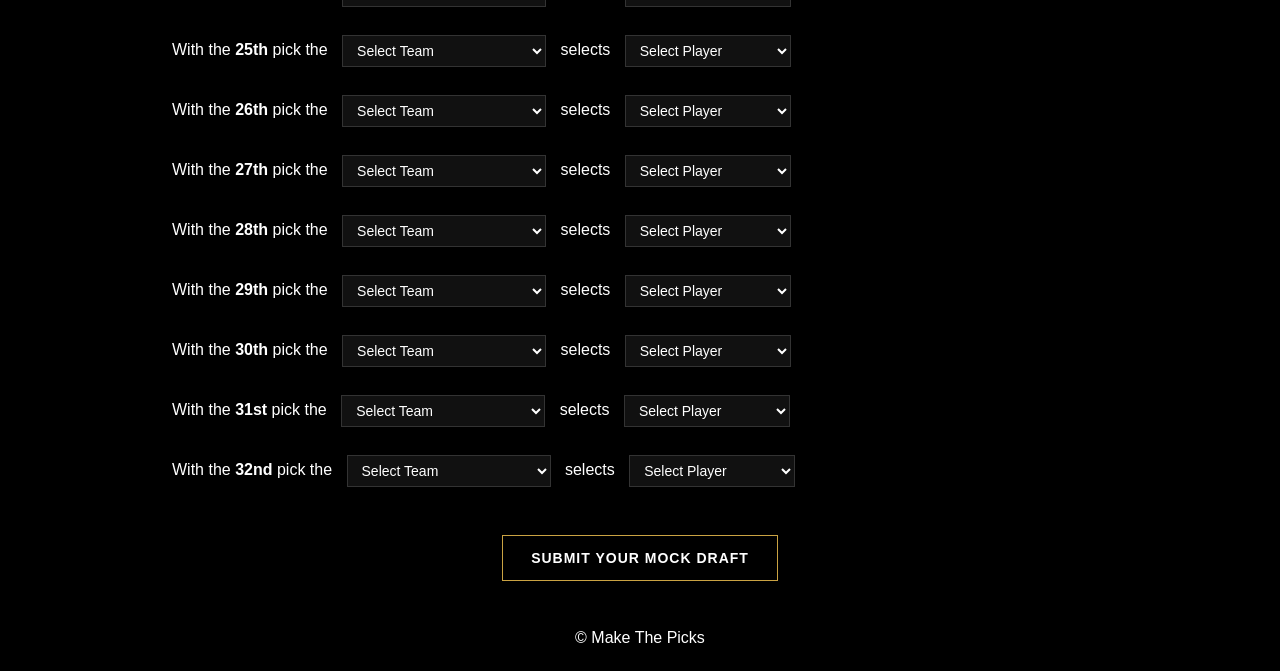
<file: mock-draft-submission.html>
<!DOCTYPE html>
<html lang="en">
<head>
  <meta charset="UTF-8" />
  <meta name="viewport" content="width=device-width, initial-scale=1.0" />
  <title>Submit Mock Draft | Make The Picks</title>
  <link rel="stylesheet" href="styles.css">
</head>
<body>

<header class="header">
  <div class="logo">
  <a href="index.html">MAKE THE PICKS</a>
</div>
</header>

<main class="content">

  <h1>MOCK DRAFT</h1>

  <form class="mock-draft-lines">

    <!-- PICK 1 -->
    <div class="draft-line">
  With the <strong>1st</strong> pick the
  <!-- TEAM -->
  <select class="team-select">
  <option value="">Select Team</option>
  <option>Arizona Cardinals</option>
  <option>Atlanta Falcons</option>
  <option>Baltimore Ravens</option>
  <option>Buffalo Bills</option>
  <option>Carolina Panthers</option>
  <option>Chicago Bears</option>
  <option>Cincinnati Bengals</option>
  <option>Cleveland Browns</option>
  <option>Dallas Cowboys</option>
  <option>Denver Broncos</option>
  <option>Detroit Lions</option>
  <option>Green Bay Packers</option>
  <option>Houston Texans</option>
  <option>Indianapolis Colts</option>
  <option>Jacksonville Jaguars</option>
  <option>Kansas City Chiefs</option>
  <option>Las Vegas Raiders</option>
  <option>Los Angeles Chargers</option>
  <option>Los Angeles Rams</option>
  <option>Miami Dolphins</option>
  <option>Minnesota Vikings</option>
  <option>New England Patriots</option>
  <option>New Orleans Saints</option>
  <option>New York Giants</option>
  <option>New York Jets</option>
  <option>Philadelphia Eagles</option>
  <option>Pittsburgh Steelers</option>
  <option>San Francisco 49ers</option>
  <option>Seattle Seahawks</option>
  <option>Tampa Bay Buccaneers</option>
  <option>Tennessee Titans</option>
  <option>Washington Commanders</option>
</select>
  selects
  <!-- PLAYER -->
  <select class="player-select">
  <option value="">Select Player</option>
  <option>Prospect A – QB</option>
  <option>Prospect B – EDGE</option>
  <option>Prospect C – OT</option>
  <option>Prospect D – WR</option>
  <option>Prospect E – CB</option>
</select>
</div>

<div class="draft-line">
  With the <strong>2nd</strong> pick the
 <!-- TEAM -->
  <select class="team-select">
  <option value="">Select Team</option>
  <option>Arizona Cardinals</option>
  <option>Atlanta Falcons</option>
  <option>Baltimore Ravens</option>
  <option>Buffalo Bills</option>
  <option>Carolina Panthers</option>
  <option>Chicago Bears</option>
  <option>Cincinnati Bengals</option>
  <option>Cleveland Browns</option>
  <option>Dallas Cowboys</option>
  <option>Denver Broncos</option>
  <option>Detroit Lions</option>
  <option>Green Bay Packers</option>
  <option>Houston Texans</option>
  <option>Indianapolis Colts</option>
  <option>Jacksonville Jaguars</option>
  <option>Kansas City Chiefs</option>
  <option>Las Vegas Raiders</option>
  <option>Los Angeles Chargers</option>
  <option>Los Angeles Rams</option>
  <option>Miami Dolphins</option>
  <option>Minnesota Vikings</option>
  <option>New England Patriots</option>
  <option>New Orleans Saints</option>
  <option>New York Giants</option>
  <option>New York Jets</option>
  <option>Philadelphia Eagles</option>
  <option>Pittsburgh Steelers</option>
  <option>San Francisco 49ers</option>
  <option>Seattle Seahawks</option>
  <option>Tampa Bay Buccaneers</option>
  <option>Tennessee Titans</option>
  <option>Washington Commanders</option>
</select>
  selects
  <!-- PLAYER -->
  <select class="player-select">
  <option value="">Select Player</option>
  <option>Prospect A – QB</option>
  <option>Prospect B – EDGE</option>
  <option>Prospect C – OT</option>
  <option>Prospect D – WR</option>
  <option>Prospect E – CB</option>
</select>
</div>

<div class="draft-line">
  With the <strong>3rd</strong> pick the
 <!-- TEAM -->
  <select class="team-select">
  <option value="">Select Team</option>
  <option>Arizona Cardinals</option>
  <option>Atlanta Falcons</option>
  <option>Baltimore Ravens</option>
  <option>Buffalo Bills</option>
  <option>Carolina Panthers</option>
  <option>Chicago Bears</option>
  <option>Cincinnati Bengals</option>
  <option>Cleveland Browns</option>
  <option>Dallas Cowboys</option>
  <option>Denver Broncos</option>
  <option>Detroit Lions</option>
  <option>Green Bay Packers</option>
  <option>Houston Texans</option>
  <option>Indianapolis Colts</option>
  <option>Jacksonville Jaguars</option>
  <option>Kansas City Chiefs</option>
  <option>Las Vegas Raiders</option>
  <option>Los Angeles Chargers</option>
  <option>Los Angeles Rams</option>
  <option>Miami Dolphins</option>
  <option>Minnesota Vikings</option>
  <option>New England Patriots</option>
  <option>New Orleans Saints</option>
  <option>New York Giants</option>
  <option>New York Jets</option>
  <option>Philadelphia Eagles</option>
  <option>Pittsburgh Steelers</option>
  <option>San Francisco 49ers</option>
  <option>Seattle Seahawks</option>
  <option>Tampa Bay Buccaneers</option>
  <option>Tennessee Titans</option>
  <option>Washington Commanders</option>
</select>
  selects
  <!-- PLAYER -->
  <select class="player-select">
  <option value="">Select Player</option>
  <option>Prospect A – QB</option>
  <option>Prospect B – EDGE</option>
  <option>Prospect C – OT</option>
  <option>Prospect D – WR</option>
  <option>Prospect E – CB</option>
</select>
</div>

<div class="draft-line">
  With the <strong>4th</strong> pick the
 <!-- TEAM -->
  <select class="team-select">
  <option value="">Select Team</option>
  <option>Arizona Cardinals</option>
  <option>Atlanta Falcons</option>
  <option>Baltimore Ravens</option>
  <option>Buffalo Bills</option>
  <option>Carolina Panthers</option>
  <option>Chicago Bears</option>
  <option>Cincinnati Bengals</option>
  <option>Cleveland Browns</option>
  <option>Dallas Cowboys</option>
  <option>Denver Broncos</option>
  <option>Detroit Lions</option>
  <option>Green Bay Packers</option>
  <option>Houston Texans</option>
  <option>Indianapolis Colts</option>
  <option>Jacksonville Jaguars</option>
  <option>Kansas City Chiefs</option>
  <option>Las Vegas Raiders</option>
  <option>Los Angeles Chargers</option>
  <option>Los Angeles Rams</option>
  <option>Miami Dolphins</option>
  <option>Minnesota Vikings</option>
  <option>New England Patriots</option>
  <option>New Orleans Saints</option>
  <option>New York Giants</option>
  <option>New York Jets</option>
  <option>Philadelphia Eagles</option>
  <option>Pittsburgh Steelers</option>
  <option>San Francisco 49ers</option>
  <option>Seattle Seahawks</option>
  <option>Tampa Bay Buccaneers</option>
  <option>Tennessee Titans</option>
  <option>Washington Commanders</option>
</select>
  selects
  <!-- PLAYER -->
  <select class="player-select">
  <option value="">Select Player</option>
  <option>Prospect A – QB</option>
  <option>Prospect B – EDGE</option>
  <option>Prospect C – OT</option>
  <option>Prospect D – WR</option>
  <option>Prospect E – CB</option>
</select>
</div>

    <div class="draft-line">
  With the <strong>5th</strong> pick the
 <!-- TEAM -->
  <select class="team-select">
  <option value="">Select Team</option>
  <option>Arizona Cardinals</option>
  <option>Atlanta Falcons</option>
  <option>Baltimore Ravens</option>
  <option>Buffalo Bills</option>
  <option>Carolina Panthers</option>
  <option>Chicago Bears</option>
  <option>Cincinnati Bengals</option>
  <option>Cleveland Browns</option>
  <option>Dallas Cowboys</option>
  <option>Denver Broncos</option>
  <option>Detroit Lions</option>
  <option>Green Bay Packers</option>
  <option>Houston Texans</option>
  <option>Indianapolis Colts</option>
  <option>Jacksonville Jaguars</option>
  <option>Kansas City Chiefs</option>
  <option>Las Vegas Raiders</option>
  <option>Los Angeles Chargers</option>
  <option>Los Angeles Rams</option>
  <option>Miami Dolphins</option>
  <option>Minnesota Vikings</option>
  <option>New England Patriots</option>
  <option>New Orleans Saints</option>
  <option>New York Giants</option>
  <option>New York Jets</option>
  <option>Philadelphia Eagles</option>
  <option>Pittsburgh Steelers</option>
  <option>San Francisco 49ers</option>
  <option>Seattle Seahawks</option>
  <option>Tampa Bay Buccaneers</option>
  <option>Tennessee Titans</option>
  <option>Washington Commanders</option>
</select>
  selects
  <!-- PLAYER -->
  <select class="player-select">
  <option value="">Select Player</option>
  <option>Prospect A – QB</option>
  <option>Prospect B – EDGE</option>
  <option>Prospect C – OT</option>
  <option>Prospect D – WR</option>
  <option>Prospect E – CB</option>
</select>
</div>

    <div class="draft-line">
  With the <strong>6th</strong> pick the
 <!-- TEAM -->
  <select class="team-select">
  <option value="">Select Team</option>
  <option>Arizona Cardinals</option>
  <option>Atlanta Falcons</option>
  <option>Baltimore Ravens</option>
  <option>Buffalo Bills</option>
  <option>Carolina Panthers</option>
  <option>Chicago Bears</option>
  <option>Cincinnati Bengals</option>
  <option>Cleveland Browns</option>
  <option>Dallas Cowboys</option>
  <option>Denver Broncos</option>
  <option>Detroit Lions</option>
  <option>Green Bay Packers</option>
  <option>Houston Texans</option>
  <option>Indianapolis Colts</option>
  <option>Jacksonville Jaguars</option>
  <option>Kansas City Chiefs</option>
  <option>Las Vegas Raiders</option>
  <option>Los Angeles Chargers</option>
  <option>Los Angeles Rams</option>
  <option>Miami Dolphins</option>
  <option>Minnesota Vikings</option>
  <option>New England Patriots</option>
  <option>New Orleans Saints</option>
  <option>New York Giants</option>
  <option>New York Jets</option>
  <option>Philadelphia Eagles</option>
  <option>Pittsburgh Steelers</option>
  <option>San Francisco 49ers</option>
  <option>Seattle Seahawks</option>
  <option>Tampa Bay Buccaneers</option>
  <option>Tennessee Titans</option>
  <option>Washington Commanders</option>
</select>
  selects
  <!-- PLAYER -->
  <select class="player-select">
  <option value="">Select Player</option>
  <option>Prospect A – QB</option>
  <option>Prospect B – EDGE</option>
  <option>Prospect C – OT</option>
  <option>Prospect D – WR</option>
  <option>Prospect E – CB</option>
</select>
</div>

    <div class="draft-line">
  With the <strong>7th</strong> pick the
 <!-- TEAM -->
  <select class="team-select">
  <option value="">Select Team</option>
  <option>Arizona Cardinals</option>
  <option>Atlanta Falcons</option>
  <option>Baltimore Ravens</option>
  <option>Buffalo Bills</option>
  <option>Carolina Panthers</option>
  <option>Chicago Bears</option>
  <option>Cincinnati Bengals</option>
  <option>Cleveland Browns</option>
  <option>Dallas Cowboys</option>
  <option>Denver Broncos</option>
  <option>Detroit Lions</option>
  <option>Green Bay Packers</option>
  <option>Houston Texans</option>
  <option>Indianapolis Colts</option>
  <option>Jacksonville Jaguars</option>
  <option>Kansas City Chiefs</option>
  <option>Las Vegas Raiders</option>
  <option>Los Angeles Chargers</option>
  <option>Los Angeles Rams</option>
  <option>Miami Dolphins</option>
  <option>Minnesota Vikings</option>
  <option>New England Patriots</option>
  <option>New Orleans Saints</option>
  <option>New York Giants</option>
  <option>New York Jets</option>
  <option>Philadelphia Eagles</option>
  <option>Pittsburgh Steelers</option>
  <option>San Francisco 49ers</option>
  <option>Seattle Seahawks</option>
  <option>Tampa Bay Buccaneers</option>
  <option>Tennessee Titans</option>
  <option>Washington Commanders</option>
</select>
  selects
  <!-- PLAYER -->
  <select class="player-select">
  <option value="">Select Player</option>
  <option>Prospect A – QB</option>
  <option>Prospect B – EDGE</option>
  <option>Prospect C – OT</option>
  <option>Prospect D – WR</option>
  <option>Prospect E – CB</option>
</select>
</div>

    <div class="draft-line">
  With the <strong>8th</strong> pick the
 <!-- TEAM -->
  <select class="team-select">
  <option value="">Select Team</option>
  <option>Arizona Cardinals</option>
  <option>Atlanta Falcons</option>
  <option>Baltimore Ravens</option>
  <option>Buffalo Bills</option>
  <option>Carolina Panthers</option>
  <option>Chicago Bears</option>
  <option>Cincinnati Bengals</option>
  <option>Cleveland Browns</option>
  <option>Dallas Cowboys</option>
  <option>Denver Broncos</option>
  <option>Detroit Lions</option>
  <option>Green Bay Packers</option>
  <option>Houston Texans</option>
  <option>Indianapolis Colts</option>
  <option>Jacksonville Jaguars</option>
  <option>Kansas City Chiefs</option>
  <option>Las Vegas Raiders</option>
  <option>Los Angeles Chargers</option>
  <option>Los Angeles Rams</option>
  <option>Miami Dolphins</option>
  <option>Minnesota Vikings</option>
  <option>New England Patriots</option>
  <option>New Orleans Saints</option>
  <option>New York Giants</option>
  <option>New York Jets</option>
  <option>Philadelphia Eagles</option>
  <option>Pittsburgh Steelers</option>
  <option>San Francisco 49ers</option>
  <option>Seattle Seahawks</option>
  <option>Tampa Bay Buccaneers</option>
  <option>Tennessee Titans</option>
  <option>Washington Commanders</option>
</select>
  selects
  <!-- PLAYER -->
  <select class="player-select">
  <option value="">Select Player</option>
  <option>Prospect A – QB</option>
  <option>Prospect B – EDGE</option>
  <option>Prospect C – OT</option>
  <option>Prospect D – WR</option>
  <option>Prospect E – CB</option>
</select>
</div>

    <div class="draft-line">
  With the <strong>9th</strong> pick the
 <!-- TEAM -->
  <select class="team-select">
  <option value="">Select Team</option>
  <option>Arizona Cardinals</option>
  <option>Atlanta Falcons</option>
  <option>Baltimore Ravens</option>
  <option>Buffalo Bills</option>
  <option>Carolina Panthers</option>
  <option>Chicago Bears</option>
  <option>Cincinnati Bengals</option>
  <option>Cleveland Browns</option>
  <option>Dallas Cowboys</option>
  <option>Denver Broncos</option>
  <option>Detroit Lions</option>
  <option>Green Bay Packers</option>
  <option>Houston Texans</option>
  <option>Indianapolis Colts</option>
  <option>Jacksonville Jaguars</option>
  <option>Kansas City Chiefs</option>
  <option>Las Vegas Raiders</option>
  <option>Los Angeles Chargers</option>
  <option>Los Angeles Rams</option>
  <option>Miami Dolphins</option>
  <option>Minnesota Vikings</option>
  <option>New England Patriots</option>
  <option>New Orleans Saints</option>
  <option>New York Giants</option>
  <option>New York Jets</option>
  <option>Philadelphia Eagles</option>
  <option>Pittsburgh Steelers</option>
  <option>San Francisco 49ers</option>
  <option>Seattle Seahawks</option>
  <option>Tampa Bay Buccaneers</option>
  <option>Tennessee Titans</option>
  <option>Washington Commanders</option>
</select>
  selects
  <!-- PLAYER -->
  <select class="player-select">
  <option value="">Select Player</option>
  <option>Prospect A – QB</option>
  <option>Prospect B – EDGE</option>
  <option>Prospect C – OT</option>
  <option>Prospect D – WR</option>
  <option>Prospect E – CB</option>
</select>
</div>

    <div class="draft-line">
  With the <strong>10th</strong> pick the
 <!-- TEAM -->
  <select class="team-select">
  <option value="">Select Team</option>
  <option>Arizona Cardinals</option>
  <option>Atlanta Falcons</option>
  <option>Baltimore Ravens</option>
  <option>Buffalo Bills</option>
  <option>Carolina Panthers</option>
  <option>Chicago Bears</option>
  <option>Cincinnati Bengals</option>
  <option>Cleveland Browns</option>
  <option>Dallas Cowboys</option>
  <option>Denver Broncos</option>
  <option>Detroit Lions</option>
  <option>Green Bay Packers</option>
  <option>Houston Texans</option>
  <option>Indianapolis Colts</option>
  <option>Jacksonville Jaguars</option>
  <option>Kansas City Chiefs</option>
  <option>Las Vegas Raiders</option>
  <option>Los Angeles Chargers</option>
  <option>Los Angeles Rams</option>
  <option>Miami Dolphins</option>
  <option>Minnesota Vikings</option>
  <option>New England Patriots</option>
  <option>New Orleans Saints</option>
  <option>New York Giants</option>
  <option>New York Jets</option>
  <option>Philadelphia Eagles</option>
  <option>Pittsburgh Steelers</option>
  <option>San Francisco 49ers</option>
  <option>Seattle Seahawks</option>
  <option>Tampa Bay Buccaneers</option>
  <option>Tennessee Titans</option>
  <option>Washington Commanders</option>
</select>
  selects
  <!-- PLAYER -->
  <select class="player-select">
  <option value="">Select Player</option>
  <option>Prospect A – QB</option>
  <option>Prospect B – EDGE</option>
  <option>Prospect C – OT</option>
  <option>Prospect D – WR</option>
  <option>Prospect E – CB</option>
</select>
</div>

    <div class="draft-line">
  With the <strong>11th</strong> pick the
 <!-- TEAM -->
  <select class="team-select">
  <option value="">Select Team</option>
  <option>Arizona Cardinals</option>
  <option>Atlanta Falcons</option>
  <option>Baltimore Ravens</option>
  <option>Buffalo Bills</option>
  <option>Carolina Panthers</option>
  <option>Chicago Bears</option>
  <option>Cincinnati Bengals</option>
  <option>Cleveland Browns</option>
  <option>Dallas Cowboys</option>
  <option>Denver Broncos</option>
  <option>Detroit Lions</option>
  <option>Green Bay Packers</option>
  <option>Houston Texans</option>
  <option>Indianapolis Colts</option>
  <option>Jacksonville Jaguars</option>
  <option>Kansas City Chiefs</option>
  <option>Las Vegas Raiders</option>
  <option>Los Angeles Chargers</option>
  <option>Los Angeles Rams</option>
  <option>Miami Dolphins</option>
  <option>Minnesota Vikings</option>
  <option>New England Patriots</option>
  <option>New Orleans Saints</option>
  <option>New York Giants</option>
  <option>New York Jets</option>
  <option>Philadelphia Eagles</option>
  <option>Pittsburgh Steelers</option>
  <option>San Francisco 49ers</option>
  <option>Seattle Seahawks</option>
  <option>Tampa Bay Buccaneers</option>
  <option>Tennessee Titans</option>
  <option>Washington Commanders</option>
</select>
  selects
  <!-- PLAYER -->
  <select class="player-select">
  <option value="">Select Player</option>
  <option>Prospect A – QB</option>
  <option>Prospect B – EDGE</option>
  <option>Prospect C – OT</option>
  <option>Prospect D – WR</option>
  <option>Prospect E – CB</option>
</select>
</div>

    <div class="draft-line">
  With the <strong>12th</strong> pick the
 <!-- TEAM -->
  <select class="team-select">
  <option value="">Select Team</option>
  <option>Arizona Cardinals</option>
  <option>Atlanta Falcons</option>
  <option>Baltimore Ravens</option>
  <option>Buffalo Bills</option>
  <option>Carolina Panthers</option>
  <option>Chicago Bears</option>
  <option>Cincinnati Bengals</option>
  <option>Cleveland Browns</option>
  <option>Dallas Cowboys</option>
  <option>Denver Broncos</option>
  <option>Detroit Lions</option>
  <option>Green Bay Packers</option>
  <option>Houston Texans</option>
  <option>Indianapolis Colts</option>
  <option>Jacksonville Jaguars</option>
  <option>Kansas City Chiefs</option>
  <option>Las Vegas Raiders</option>
  <option>Los Angeles Chargers</option>
  <option>Los Angeles Rams</option>
  <option>Miami Dolphins</option>
  <option>Minnesota Vikings</option>
  <option>New England Patriots</option>
  <option>New Orleans Saints</option>
  <option>New York Giants</option>
  <option>New York Jets</option>
  <option>Philadelphia Eagles</option>
  <option>Pittsburgh Steelers</option>
  <option>San Francisco 49ers</option>
  <option>Seattle Seahawks</option>
  <option>Tampa Bay Buccaneers</option>
  <option>Tennessee Titans</option>
  <option>Washington Commanders</option>
</select>
  selects
  <!-- PLAYER -->
  <select class="player-select">
  <option value="">Select Player</option>
  <option>Prospect A – QB</option>
  <option>Prospect B – EDGE</option>
  <option>Prospect C – OT</option>
  <option>Prospect D – WR</option>
  <option>Prospect E – CB</option>
</select>
</div>

    <div class="draft-line">
  With the <strong>13th</strong> pick the
 <!-- TEAM -->
  <select class="team-select">
  <option value="">Select Team</option>
  <option>Arizona Cardinals</option>
  <option>Atlanta Falcons</option>
  <option>Baltimore Ravens</option>
  <option>Buffalo Bills</option>
  <option>Carolina Panthers</option>
  <option>Chicago Bears</option>
  <option>Cincinnati Bengals</option>
  <option>Cleveland Browns</option>
  <option>Dallas Cowboys</option>
  <option>Denver Broncos</option>
  <option>Detroit Lions</option>
  <option>Green Bay Packers</option>
  <option>Houston Texans</option>
  <option>Indianapolis Colts</option>
  <option>Jacksonville Jaguars</option>
  <option>Kansas City Chiefs</option>
  <option>Las Vegas Raiders</option>
  <option>Los Angeles Chargers</option>
  <option>Los Angeles Rams</option>
  <option>Miami Dolphins</option>
  <option>Minnesota Vikings</option>
  <option>New England Patriots</option>
  <option>New Orleans Saints</option>
  <option>New York Giants</option>
  <option>New York Jets</option>
  <option>Philadelphia Eagles</option>
  <option>Pittsburgh Steelers</option>
  <option>San Francisco 49ers</option>
  <option>Seattle Seahawks</option>
  <option>Tampa Bay Buccaneers</option>
  <option>Tennessee Titans</option>
  <option>Washington Commanders</option>
</select>
  selects
  <!-- PLAYER -->
  <select class="player-select">
  <option value="">Select Player</option>
  <option>Prospect A – QB</option>
  <option>Prospect B – EDGE</option>
  <option>Prospect C – OT</option>
  <option>Prospect D – WR</option>
  <option>Prospect E – CB</option>
</select>
</div>

    <div class="draft-line">
  With the <strong>14th</strong> pick the
 <!-- TEAM -->
  <select class="team-select">
  <option value="">Select Team</option>
  <option>Arizona Cardinals</option>
  <option>Atlanta Falcons</option>
  <option>Baltimore Ravens</option>
  <option>Buffalo Bills</option>
  <option>Carolina Panthers</option>
  <option>Chicago Bears</option>
  <option>Cincinnati Bengals</option>
  <option>Cleveland Browns</option>
  <option>Dallas Cowboys</option>
  <option>Denver Broncos</option>
  <option>Detroit Lions</option>
  <option>Green Bay Packers</option>
  <option>Houston Texans</option>
  <option>Indianapolis Colts</option>
  <option>Jacksonville Jaguars</option>
  <option>Kansas City Chiefs</option>
  <option>Las Vegas Raiders</option>
  <option>Los Angeles Chargers</option>
  <option>Los Angeles Rams</option>
  <option>Miami Dolphins</option>
  <option>Minnesota Vikings</option>
  <option>New England Patriots</option>
  <option>New Orleans Saints</option>
  <option>New York Giants</option>
  <option>New York Jets</option>
  <option>Philadelphia Eagles</option>
  <option>Pittsburgh Steelers</option>
  <option>San Francisco 49ers</option>
  <option>Seattle Seahawks</option>
  <option>Tampa Bay Buccaneers</option>
  <option>Tennessee Titans</option>
  <option>Washington Commanders</option>
</select>
  selects
  <!-- PLAYER -->
  <select class="player-select">
  <option value="">Select Player</option>
  <option>Prospect A – QB</option>
  <option>Prospect B – EDGE</option>
  <option>Prospect C – OT</option>
  <option>Prospect D – WR</option>
  <option>Prospect E – CB</option>
</select>
</div>

    <div class="draft-line">
  With the <strong>15th</strong> pick the
 <!-- TEAM -->
  <select class="team-select">
  <option value="">Select Team</option>
  <option>Arizona Cardinals</option>
  <option>Atlanta Falcons</option>
  <option>Baltimore Ravens</option>
  <option>Buffalo Bills</option>
  <option>Carolina Panthers</option>
  <option>Chicago Bears</option>
  <option>Cincinnati Bengals</option>
  <option>Cleveland Browns</option>
  <option>Dallas Cowboys</option>
  <option>Denver Broncos</option>
  <option>Detroit Lions</option>
  <option>Green Bay Packers</option>
  <option>Houston Texans</option>
  <option>Indianapolis Colts</option>
  <option>Jacksonville Jaguars</option>
  <option>Kansas City Chiefs</option>
  <option>Las Vegas Raiders</option>
  <option>Los Angeles Chargers</option>
  <option>Los Angeles Rams</option>
  <option>Miami Dolphins</option>
  <option>Minnesota Vikings</option>
  <option>New England Patriots</option>
  <option>New Orleans Saints</option>
  <option>New York Giants</option>
  <option>New York Jets</option>
  <option>Philadelphia Eagles</option>
  <option>Pittsburgh Steelers</option>
  <option>San Francisco 49ers</option>
  <option>Seattle Seahawks</option>
  <option>Tampa Bay Buccaneers</option>
  <option>Tennessee Titans</option>
  <option>Washington Commanders</option>
</select>
  selects
  <!-- PLAYER -->
  <select class="player-select">
  <option value="">Select Player</option>
  <option>Prospect A – QB</option>
  <option>Prospect B – EDGE</option>
  <option>Prospect C – OT</option>
  <option>Prospect D – WR</option>
  <option>Prospect E – CB</option>
</select>
</div>

    <div class="draft-line">
  With the <strong>16th</strong> pick the
 <!-- TEAM -->
  <select class="team-select">
  <option value="">Select Team</option>
  <option>Arizona Cardinals</option>
  <option>Atlanta Falcons</option>
  <option>Baltimore Ravens</option>
  <option>Buffalo Bills</option>
  <option>Carolina Panthers</option>
  <option>Chicago Bears</option>
  <option>Cincinnati Bengals</option>
  <option>Cleveland Browns</option>
  <option>Dallas Cowboys</option>
  <option>Denver Broncos</option>
  <option>Detroit Lions</option>
  <option>Green Bay Packers</option>
  <option>Houston Texans</option>
  <option>Indianapolis Colts</option>
  <option>Jacksonville Jaguars</option>
  <option>Kansas City Chiefs</option>
  <option>Las Vegas Raiders</option>
  <option>Los Angeles Chargers</option>
  <option>Los Angeles Rams</option>
  <option>Miami Dolphins</option>
  <option>Minnesota Vikings</option>
  <option>New England Patriots</option>
  <option>New Orleans Saints</option>
  <option>New York Giants</option>
  <option>New York Jets</option>
  <option>Philadelphia Eagles</option>
  <option>Pittsburgh Steelers</option>
  <option>San Francisco 49ers</option>
  <option>Seattle Seahawks</option>
  <option>Tampa Bay Buccaneers</option>
  <option>Tennessee Titans</option>
  <option>Washington Commanders</option>
</select>
  selects
  <!-- PLAYER -->
  <select class="player-select">
  <option value="">Select Player</option>
  <option>Prospect A – QB</option>
  <option>Prospect B – EDGE</option>
  <option>Prospect C – OT</option>
  <option>Prospect D – WR</option>
  <option>Prospect E – CB</option>
</select>
</div>

    <div class="draft-line">
  With the <strong>17th</strong> pick the
 <!-- TEAM -->
  <select class="team-select">
  <option value="">Select Team</option>
  <option>Arizona Cardinals</option>
  <option>Atlanta Falcons</option>
  <option>Baltimore Ravens</option>
  <option>Buffalo Bills</option>
  <option>Carolina Panthers</option>
  <option>Chicago Bears</option>
  <option>Cincinnati Bengals</option>
  <option>Cleveland Browns</option>
  <option>Dallas Cowboys</option>
  <option>Denver Broncos</option>
  <option>Detroit Lions</option>
  <option>Green Bay Packers</option>
  <option>Houston Texans</option>
  <option>Indianapolis Colts</option>
  <option>Jacksonville Jaguars</option>
  <option>Kansas City Chiefs</option>
  <option>Las Vegas Raiders</option>
  <option>Los Angeles Chargers</option>
  <option>Los Angeles Rams</option>
  <option>Miami Dolphins</option>
  <option>Minnesota Vikings</option>
  <option>New England Patriots</option>
  <option>New Orleans Saints</option>
  <option>New York Giants</option>
  <option>New York Jets</option>
  <option>Philadelphia Eagles</option>
  <option>Pittsburgh Steelers</option>
  <option>San Francisco 49ers</option>
  <option>Seattle Seahawks</option>
  <option>Tampa Bay Buccaneers</option>
  <option>Tennessee Titans</option>
  <option>Washington Commanders</option>
</select>
  selects
  <!-- PLAYER -->
  <select class="player-select">
  <option value="">Select Player</option>
  <option>Prospect A – QB</option>
  <option>Prospect B – EDGE</option>
  <option>Prospect C – OT</option>
  <option>Prospect D – WR</option>
  <option>Prospect E – CB</option>
</select>
</div>

    <div class="draft-line">
  With the <strong>18th</strong> pick the
 <!-- TEAM -->
  <select class="team-select">
  <option value="">Select Team</option>
  <option>Arizona Cardinals</option>
  <option>Atlanta Falcons</option>
  <option>Baltimore Ravens</option>
  <option>Buffalo Bills</option>
  <option>Carolina Panthers</option>
  <option>Chicago Bears</option>
  <option>Cincinnati Bengals</option>
  <option>Cleveland Browns</option>
  <option>Dallas Cowboys</option>
  <option>Denver Broncos</option>
  <option>Detroit Lions</option>
  <option>Green Bay Packers</option>
  <option>Houston Texans</option>
  <option>Indianapolis Colts</option>
  <option>Jacksonville Jaguars</option>
  <option>Kansas City Chiefs</option>
  <option>Las Vegas Raiders</option>
  <option>Los Angeles Chargers</option>
  <option>Los Angeles Rams</option>
  <option>Miami Dolphins</option>
  <option>Minnesota Vikings</option>
  <option>New England Patriots</option>
  <option>New Orleans Saints</option>
  <option>New York Giants</option>
  <option>New York Jets</option>
  <option>Philadelphia Eagles</option>
  <option>Pittsburgh Steelers</option>
  <option>San Francisco 49ers</option>
  <option>Seattle Seahawks</option>
  <option>Tampa Bay Buccaneers</option>
  <option>Tennessee Titans</option>
  <option>Washington Commanders</option>
</select>
  selects
  <!-- PLAYER -->
  <select class="player-select">
  <option value="">Select Player</option>
  <option>Prospect A – QB</option>
  <option>Prospect B – EDGE</option>
  <option>Prospect C – OT</option>
  <option>Prospect D – WR</option>
  <option>Prospect E – CB</option>
</select>
</div>

    <div class="draft-line">
  With the <strong>19th</strong> pick the
 <!-- TEAM -->
  <select class="team-select">
  <option value="">Select Team</option>
  <option>Arizona Cardinals</option>
  <option>Atlanta Falcons</option>
  <option>Baltimore Ravens</option>
  <option>Buffalo Bills</option>
  <option>Carolina Panthers</option>
  <option>Chicago Bears</option>
  <option>Cincinnati Bengals</option>
  <option>Cleveland Browns</option>
  <option>Dallas Cowboys</option>
  <option>Denver Broncos</option>
  <option>Detroit Lions</option>
  <option>Green Bay Packers</option>
  <option>Houston Texans</option>
  <option>Indianapolis Colts</option>
  <option>Jacksonville Jaguars</option>
  <option>Kansas City Chiefs</option>
  <option>Las Vegas Raiders</option>
  <option>Los Angeles Chargers</option>
  <option>Los Angeles Rams</option>
  <option>Miami Dolphins</option>
  <option>Minnesota Vikings</option>
  <option>New England Patriots</option>
  <option>New Orleans Saints</option>
  <option>New York Giants</option>
  <option>New York Jets</option>
  <option>Philadelphia Eagles</option>
  <option>Pittsburgh Steelers</option>
  <option>San Francisco 49ers</option>
  <option>Seattle Seahawks</option>
  <option>Tampa Bay Buccaneers</option>
  <option>Tennessee Titans</option>
  <option>Washington Commanders</option>
</select>
  selects
  <!-- PLAYER -->
  <select class="player-select">
  <option value="">Select Player</option>
  <option>Prospect A – QB</option>
  <option>Prospect B – EDGE</option>
  <option>Prospect C – OT</option>
  <option>Prospect D – WR</option>
  <option>Prospect E – CB</option>
</select>
</div>

    <div class="draft-line">
  With the <strong>20th</strong> pick the
 <!-- TEAM -->
  <select class="team-select">
  <option value="">Select Team</option>
  <option>Arizona Cardinals</option>
  <option>Atlanta Falcons</option>
  <option>Baltimore Ravens</option>
  <option>Buffalo Bills</option>
  <option>Carolina Panthers</option>
  <option>Chicago Bears</option>
  <option>Cincinnati Bengals</option>
  <option>Cleveland Browns</option>
  <option>Dallas Cowboys</option>
  <option>Denver Broncos</option>
  <option>Detroit Lions</option>
  <option>Green Bay Packers</option>
  <option>Houston Texans</option>
  <option>Indianapolis Colts</option>
  <option>Jacksonville Jaguars</option>
  <option>Kansas City Chiefs</option>
  <option>Las Vegas Raiders</option>
  <option>Los Angeles Chargers</option>
  <option>Los Angeles Rams</option>
  <option>Miami Dolphins</option>
  <option>Minnesota Vikings</option>
  <option>New England Patriots</option>
  <option>New Orleans Saints</option>
  <option>New York Giants</option>
  <option>New York Jets</option>
  <option>Philadelphia Eagles</option>
  <option>Pittsburgh Steelers</option>
  <option>San Francisco 49ers</option>
  <option>Seattle Seahawks</option>
  <option>Tampa Bay Buccaneers</option>
  <option>Tennessee Titans</option>
  <option>Washington Commanders</option>
</select>
  selects
  <!-- PLAYER -->
  <select class="player-select">
  <option value="">Select Player</option>
  <option>Prospect A – QB</option>
  <option>Prospect B – EDGE</option>
  <option>Prospect C – OT</option>
  <option>Prospect D – WR</option>
  <option>Prospect E – CB</option>
</select>
</div>

    <div class="draft-line">
  With the <strong>21st</strong> pick the
 <!-- TEAM -->
  <select class="team-select">
  <option value="">Select Team</option>
  <option>Arizona Cardinals</option>
  <option>Atlanta Falcons</option>
  <option>Baltimore Ravens</option>
  <option>Buffalo Bills</option>
  <option>Carolina Panthers</option>
  <option>Chicago Bears</option>
  <option>Cincinnati Bengals</option>
  <option>Cleveland Browns</option>
  <option>Dallas Cowboys</option>
  <option>Denver Broncos</option>
  <option>Detroit Lions</option>
  <option>Green Bay Packers</option>
  <option>Houston Texans</option>
  <option>Indianapolis Colts</option>
  <option>Jacksonville Jaguars</option>
  <option>Kansas City Chiefs</option>
  <option>Las Vegas Raiders</option>
  <option>Los Angeles Chargers</option>
  <option>Los Angeles Rams</option>
  <option>Miami Dolphins</option>
  <option>Minnesota Vikings</option>
  <option>New England Patriots</option>
  <option>New Orleans Saints</option>
  <option>New York Giants</option>
  <option>New York Jets</option>
  <option>Philadelphia Eagles</option>
  <option>Pittsburgh Steelers</option>
  <option>San Francisco 49ers</option>
  <option>Seattle Seahawks</option>
  <option>Tampa Bay Buccaneers</option>
  <option>Tennessee Titans</option>
  <option>Washington Commanders</option>
</select>
  selects
  <!-- PLAYER -->
  <select class="player-select">
  <option value="">Select Player</option>
  <option>Prospect A – QB</option>
  <option>Prospect B – EDGE</option>
  <option>Prospect C – OT</option>
  <option>Prospect D – WR</option>
  <option>Prospect E – CB</option>
</select>
</div>

    <div class="draft-line">
  With the <strong>22nd</strong> pick the
 <!-- TEAM -->
  <select class="team-select">
  <option value="">Select Team</option>
  <option>Arizona Cardinals</option>
  <option>Atlanta Falcons</option>
  <option>Baltimore Ravens</option>
  <option>Buffalo Bills</option>
  <option>Carolina Panthers</option>
  <option>Chicago Bears</option>
  <option>Cincinnati Bengals</option>
  <option>Cleveland Browns</option>
  <option>Dallas Cowboys</option>
  <option>Denver Broncos</option>
  <option>Detroit Lions</option>
  <option>Green Bay Packers</option>
  <option>Houston Texans</option>
  <option>Indianapolis Colts</option>
  <option>Jacksonville Jaguars</option>
  <option>Kansas City Chiefs</option>
  <option>Las Vegas Raiders</option>
  <option>Los Angeles Chargers</option>
  <option>Los Angeles Rams</option>
  <option>Miami Dolphins</option>
  <option>Minnesota Vikings</option>
  <option>New England Patriots</option>
  <option>New Orleans Saints</option>
  <option>New York Giants</option>
  <option>New York Jets</option>
  <option>Philadelphia Eagles</option>
  <option>Pittsburgh Steelers</option>
  <option>San Francisco 49ers</option>
  <option>Seattle Seahawks</option>
  <option>Tampa Bay Buccaneers</option>
  <option>Tennessee Titans</option>
  <option>Washington Commanders</option>
</select>
  selects
  <!-- PLAYER -->
  <select class="player-select">
  <option value="">Select Player</option>
  <option>Prospect A – QB</option>
  <option>Prospect B – EDGE</option>
  <option>Prospect C – OT</option>
  <option>Prospect D – WR</option>
  <option>Prospect E – CB</option>
</select>
</div>

    <div class="draft-line">
  With the <strong>23rd</strong> pick the
 <!-- TEAM -->
  <select class="team-select">
  <option value="">Select Team</option>
  <option>Arizona Cardinals</option>
  <option>Atlanta Falcons</option>
  <option>Baltimore Ravens</option>
  <option>Buffalo Bills</option>
  <option>Carolina Panthers</option>
  <option>Chicago Bears</option>
  <option>Cincinnati Bengals</option>
  <option>Cleveland Browns</option>
  <option>Dallas Cowboys</option>
  <option>Denver Broncos</option>
  <option>Detroit Lions</option>
  <option>Green Bay Packers</option>
  <option>Houston Texans</option>
  <option>Indianapolis Colts</option>
  <option>Jacksonville Jaguars</option>
  <option>Kansas City Chiefs</option>
  <option>Las Vegas Raiders</option>
  <option>Los Angeles Chargers</option>
  <option>Los Angeles Rams</option>
  <option>Miami Dolphins</option>
  <option>Minnesota Vikings</option>
  <option>New England Patriots</option>
  <option>New Orleans Saints</option>
  <option>New York Giants</option>
  <option>New York Jets</option>
  <option>Philadelphia Eagles</option>
  <option>Pittsburgh Steelers</option>
  <option>San Francisco 49ers</option>
  <option>Seattle Seahawks</option>
  <option>Tampa Bay Buccaneers</option>
  <option>Tennessee Titans</option>
  <option>Washington Commanders</option>
</select>
  selects
  <!-- PLAYER -->
  <select class="player-select">
  <option value="">Select Player</option>
  <option>Prospect A – QB</option>
  <option>Prospect B – EDGE</option>
  <option>Prospect C – OT</option>
  <option>Prospect D – WR</option>
  <option>Prospect E – CB</option>
</select>
</div>

    <div class="draft-line">
  With the <strong>24th</strong> pick the
 <!-- TEAM -->
  <select class="team-select">
  <option value="">Select Team</option>
  <option>Arizona Cardinals</option>
  <option>Atlanta Falcons</option>
  <option>Baltimore Ravens</option>
  <option>Buffalo Bills</option>
  <option>Carolina Panthers</option>
  <option>Chicago Bears</option>
  <option>Cincinnati Bengals</option>
  <option>Cleveland Browns</option>
  <option>Dallas Cowboys</option>
  <option>Denver Broncos</option>
  <option>Detroit Lions</option>
  <option>Green Bay Packers</option>
  <option>Houston Texans</option>
  <option>Indianapolis Colts</option>
  <option>Jacksonville Jaguars</option>
  <option>Kansas City Chiefs</option>
  <option>Las Vegas Raiders</option>
  <option>Los Angeles Chargers</option>
  <option>Los Angeles Rams</option>
  <option>Miami Dolphins</option>
  <option>Minnesota Vikings</option>
  <option>New England Patriots</option>
  <option>New Orleans Saints</option>
  <option>New York Giants</option>
  <option>New York Jets</option>
  <option>Philadelphia Eagles</option>
  <option>Pittsburgh Steelers</option>
  <option>San Francisco 49ers</option>
  <option>Seattle Seahawks</option>
  <option>Tampa Bay Buccaneers</option>
  <option>Tennessee Titans</option>
  <option>Washington Commanders</option>
</select>
  selects
  <!-- PLAYER -->
  <select class="player-select">
  <option value="">Select Player</option>
  <option>Prospect A – QB</option>
  <option>Prospect B – EDGE</option>
  <option>Prospect C – OT</option>
  <option>Prospect D – WR</option>
  <option>Prospect E – CB</option>
</select>
</div>

    <div class="draft-line">
  With the <strong>25th</strong> pick the
 <!-- TEAM -->
  <select class="team-select">
  <option value="">Select Team</option>
  <option>Arizona Cardinals</option>
  <option>Atlanta Falcons</option>
  <option>Baltimore Ravens</option>
  <option>Buffalo Bills</option>
  <option>Carolina Panthers</option>
  <option>Chicago Bears</option>
  <option>Cincinnati Bengals</option>
  <option>Cleveland Browns</option>
  <option>Dallas Cowboys</option>
  <option>Denver Broncos</option>
  <option>Detroit Lions</option>
  <option>Green Bay Packers</option>
  <option>Houston Texans</option>
  <option>Indianapolis Colts</option>
  <option>Jacksonville Jaguars</option>
  <option>Kansas City Chiefs</option>
  <option>Las Vegas Raiders</option>
  <option>Los Angeles Chargers</option>
  <option>Los Angeles Rams</option>
  <option>Miami Dolphins</option>
  <option>Minnesota Vikings</option>
  <option>New England Patriots</option>
  <option>New Orleans Saints</option>
  <option>New York Giants</option>
  <option>New York Jets</option>
  <option>Philadelphia Eagles</option>
  <option>Pittsburgh Steelers</option>
  <option>San Francisco 49ers</option>
  <option>Seattle Seahawks</option>
  <option>Tampa Bay Buccaneers</option>
  <option>Tennessee Titans</option>
  <option>Washington Commanders</option>
</select>
  selects
  <!-- PLAYER -->
  <select class="player-select">
  <option value="">Select Player</option>
  <option>Prospect A – QB</option>
  <option>Prospect B – EDGE</option>
  <option>Prospect C – OT</option>
  <option>Prospect D – WR</option>
  <option>Prospect E – CB</option>
</select>
</div>

    <div class="draft-line">
  With the <strong>26th</strong> pick the
 <!-- TEAM -->
  <select class="team-select">
  <option value="">Select Team</option>
  <option>Arizona Cardinals</option>
  <option>Atlanta Falcons</option>
  <option>Baltimore Ravens</option>
  <option>Buffalo Bills</option>
  <option>Carolina Panthers</option>
  <option>Chicago Bears</option>
  <option>Cincinnati Bengals</option>
  <option>Cleveland Browns</option>
  <option>Dallas Cowboys</option>
  <option>Denver Broncos</option>
  <option>Detroit Lions</option>
  <option>Green Bay Packers</option>
  <option>Houston Texans</option>
  <option>Indianapolis Colts</option>
  <option>Jacksonville Jaguars</option>
  <option>Kansas City Chiefs</option>
  <option>Las Vegas Raiders</option>
  <option>Los Angeles Chargers</option>
  <option>Los Angeles Rams</option>
  <option>Miami Dolphins</option>
  <option>Minnesota Vikings</option>
  <option>New England Patriots</option>
  <option>New Orleans Saints</option>
  <option>New York Giants</option>
  <option>New York Jets</option>
  <option>Philadelphia Eagles</option>
  <option>Pittsburgh Steelers</option>
  <option>San Francisco 49ers</option>
  <option>Seattle Seahawks</option>
  <option>Tampa Bay Buccaneers</option>
  <option>Tennessee Titans</option>
  <option>Washington Commanders</option>
</select>
  selects
  <!-- PLAYER -->
  <select class="player-select">
  <option value="">Select Player</option>
  <option>Prospect A – QB</option>
  <option>Prospect B – EDGE</option>
  <option>Prospect C – OT</option>
  <option>Prospect D – WR</option>
  <option>Prospect E – CB</option>
</select>
</div>

    <div class="draft-line">
  With the <strong>27th</strong> pick the
 <!-- TEAM -->
  <select class="team-select">
  <option value="">Select Team</option>
  <option>Arizona Cardinals</option>
  <option>Atlanta Falcons</option>
  <option>Baltimore Ravens</option>
  <option>Buffalo Bills</option>
  <option>Carolina Panthers</option>
  <option>Chicago Bears</option>
  <option>Cincinnati Bengals</option>
  <option>Cleveland Browns</option>
  <option>Dallas Cowboys</option>
  <option>Denver Broncos</option>
  <option>Detroit Lions</option>
  <option>Green Bay Packers</option>
  <option>Houston Texans</option>
  <option>Indianapolis Colts</option>
  <option>Jacksonville Jaguars</option>
  <option>Kansas City Chiefs</option>
  <option>Las Vegas Raiders</option>
  <option>Los Angeles Chargers</option>
  <option>Los Angeles Rams</option>
  <option>Miami Dolphins</option>
  <option>Minnesota Vikings</option>
  <option>New England Patriots</option>
  <option>New Orleans Saints</option>
  <option>New York Giants</option>
  <option>New York Jets</option>
  <option>Philadelphia Eagles</option>
  <option>Pittsburgh Steelers</option>
  <option>San Francisco 49ers</option>
  <option>Seattle Seahawks</option>
  <option>Tampa Bay Buccaneers</option>
  <option>Tennessee Titans</option>
  <option>Washington Commanders</option>
</select>
  selects
  <!-- PLAYER -->
  <select class="player-select">
  <option value="">Select Player</option>
  <option>Prospect A – QB</option>
  <option>Prospect B – EDGE</option>
  <option>Prospect C – OT</option>
  <option>Prospect D – WR</option>
  <option>Prospect E – CB</option>
</select>
</div>

    <div class="draft-line">
  With the <strong>28th</strong> pick the
 <!-- TEAM -->
  <select class="team-select">
  <option value="">Select Team</option>
  <option>Arizona Cardinals</option>
  <option>Atlanta Falcons</option>
  <option>Baltimore Ravens</option>
  <option>Buffalo Bills</option>
  <option>Carolina Panthers</option>
  <option>Chicago Bears</option>
  <option>Cincinnati Bengals</option>
  <option>Cleveland Browns</option>
  <option>Dallas Cowboys</option>
  <option>Denver Broncos</option>
  <option>Detroit Lions</option>
  <option>Green Bay Packers</option>
  <option>Houston Texans</option>
  <option>Indianapolis Colts</option>
  <option>Jacksonville Jaguars</option>
  <option>Kansas City Chiefs</option>
  <option>Las Vegas Raiders</option>
  <option>Los Angeles Chargers</option>
  <option>Los Angeles Rams</option>
  <option>Miami Dolphins</option>
  <option>Minnesota Vikings</option>
  <option>New England Patriots</option>
  <option>New Orleans Saints</option>
  <option>New York Giants</option>
  <option>New York Jets</option>
  <option>Philadelphia Eagles</option>
  <option>Pittsburgh Steelers</option>
  <option>San Francisco 49ers</option>
  <option>Seattle Seahawks</option>
  <option>Tampa Bay Buccaneers</option>
  <option>Tennessee Titans</option>
  <option>Washington Commanders</option>
</select>
  selects
  <!-- PLAYER -->
  <select class="player-select">
  <option value="">Select Player</option>
  <option>Prospect A – QB</option>
  <option>Prospect B – EDGE</option>
  <option>Prospect C – OT</option>
  <option>Prospect D – WR</option>
  <option>Prospect E – CB</option>
</select>
</div>

    <div class="draft-line">
  With the <strong>29th</strong> pick the
 <!-- TEAM -->
  <select class="team-select">
  <option value="">Select Team</option>
  <option>Arizona Cardinals</option>
  <option>Atlanta Falcons</option>
  <option>Baltimore Ravens</option>
  <option>Buffalo Bills</option>
  <option>Carolina Panthers</option>
  <option>Chicago Bears</option>
  <option>Cincinnati Bengals</option>
  <option>Cleveland Browns</option>
  <option>Dallas Cowboys</option>
  <option>Denver Broncos</option>
  <option>Detroit Lions</option>
  <option>Green Bay Packers</option>
  <option>Houston Texans</option>
  <option>Indianapolis Colts</option>
  <option>Jacksonville Jaguars</option>
  <option>Kansas City Chiefs</option>
  <option>Las Vegas Raiders</option>
  <option>Los Angeles Chargers</option>
  <option>Los Angeles Rams</option>
  <option>Miami Dolphins</option>
  <option>Minnesota Vikings</option>
  <option>New England Patriots</option>
  <option>New Orleans Saints</option>
  <option>New York Giants</option>
  <option>New York Jets</option>
  <option>Philadelphia Eagles</option>
  <option>Pittsburgh Steelers</option>
  <option>San Francisco 49ers</option>
  <option>Seattle Seahawks</option>
  <option>Tampa Bay Buccaneers</option>
  <option>Tennessee Titans</option>
  <option>Washington Commanders</option>
</select>
  selects
  <!-- PLAYER -->
  <select class="player-select">
  <option value="">Select Player</option>
  <option>Prospect A – QB</option>
  <option>Prospect B – EDGE</option>
  <option>Prospect C – OT</option>
  <option>Prospect D – WR</option>
  <option>Prospect E – CB</option>
</select>
</div>

    <div class="draft-line">
  With the <strong>30th</strong> pick the
 <!-- TEAM -->
  <select class="team-select">
  <option value="">Select Team</option>
  <option>Arizona Cardinals</option>
  <option>Atlanta Falcons</option>
  <option>Baltimore Ravens</option>
  <option>Buffalo Bills</option>
  <option>Carolina Panthers</option>
  <option>Chicago Bears</option>
  <option>Cincinnati Bengals</option>
  <option>Cleveland Browns</option>
  <option>Dallas Cowboys</option>
  <option>Denver Broncos</option>
  <option>Detroit Lions</option>
  <option>Green Bay Packers</option>
  <option>Houston Texans</option>
  <option>Indianapolis Colts</option>
  <option>Jacksonville Jaguars</option>
  <option>Kansas City Chiefs</option>
  <option>Las Vegas Raiders</option>
  <option>Los Angeles Chargers</option>
  <option>Los Angeles Rams</option>
  <option>Miami Dolphins</option>
  <option>Minnesota Vikings</option>
  <option>New England Patriots</option>
  <option>New Orleans Saints</option>
  <option>New York Giants</option>
  <option>New York Jets</option>
  <option>Philadelphia Eagles</option>
  <option>Pittsburgh Steelers</option>
  <option>San Francisco 49ers</option>
  <option>Seattle Seahawks</option>
  <option>Tampa Bay Buccaneers</option>
  <option>Tennessee Titans</option>
  <option>Washington Commanders</option>
</select>
  selects
  <!-- PLAYER -->
  <select class="player-select">
  <option value="">Select Player</option>
  <option>Prospect A – QB</option>
  <option>Prospect B – EDGE</option>
  <option>Prospect C – OT</option>
  <option>Prospect D – WR</option>
  <option>Prospect E – CB</option>
</select>
</div>

    <div class="draft-line">
  With the <strong>31st</strong> pick the
 <!-- TEAM -->
  <select class="team-select">
  <option value="">Select Team</option>
  <option>Arizona Cardinals</option>
  <option>Atlanta Falcons</option>
  <option>Baltimore Ravens</option>
  <option>Buffalo Bills</option>
  <option>Carolina Panthers</option>
  <option>Chicago Bears</option>
  <option>Cincinnati Bengals</option>
  <option>Cleveland Browns</option>
  <option>Dallas Cowboys</option>
  <option>Denver Broncos</option>
  <option>Detroit Lions</option>
  <option>Green Bay Packers</option>
  <option>Houston Texans</option>
  <option>Indianapolis Colts</option>
  <option>Jacksonville Jaguars</option>
  <option>Kansas City Chiefs</option>
  <option>Las Vegas Raiders</option>
  <option>Los Angeles Chargers</option>
  <option>Los Angeles Rams</option>
  <option>Miami Dolphins</option>
  <option>Minnesota Vikings</option>
  <option>New England Patriots</option>
  <option>New Orleans Saints</option>
  <option>New York Giants</option>
  <option>New York Jets</option>
  <option>Philadelphia Eagles</option>
  <option>Pittsburgh Steelers</option>
  <option>San Francisco 49ers</option>
  <option>Seattle Seahawks</option>
  <option>Tampa Bay Buccaneers</option>
  <option>Tennessee Titans</option>
  <option>Washington Commanders</option>
</select>
  selects
  <!-- PLAYER -->
  <select class="player-select">
  <option value="">Select Player</option>
  <option>Prospect A – QB</option>
  <option>Prospect B – EDGE</option>
  <option>Prospect C – OT</option>
  <option>Prospect D – WR</option>
  <option>Prospect E – CB</option>
</select>
</div>

    <div class="draft-line">
  With the <strong>32nd</strong> pick the
 <!-- TEAM -->
  <select class="team-select">
  <option value="">Select Team</option>
  <option>Arizona Cardinals</option>
  <option>Atlanta Falcons</option>
  <option>Baltimore Ravens</option>
  <option>Buffalo Bills</option>
  <option>Carolina Panthers</option>
  <option>Chicago Bears</option>
  <option>Cincinnati Bengals</option>
  <option>Cleveland Browns</option>
  <option>Dallas Cowboys</option>
  <option>Denver Broncos</option>
  <option>Detroit Lions</option>
  <option>Green Bay Packers</option>
  <option>Houston Texans</option>
  <option>Indianapolis Colts</option>
  <option>Jacksonville Jaguars</option>
  <option>Kansas City Chiefs</option>
  <option>Las Vegas Raiders</option>
  <option>Los Angeles Chargers</option>
  <option>Los Angeles Rams</option>
  <option>Miami Dolphins</option>
  <option>Minnesota Vikings</option>
  <option>New England Patriots</option>
  <option>New Orleans Saints</option>
  <option>New York Giants</option>
  <option>New York Jets</option>
  <option>Philadelphia Eagles</option>
  <option>Pittsburgh Steelers</option>
  <option>San Francisco 49ers</option>
  <option>Seattle Seahawks</option>
  <option>Tampa Bay Buccaneers</option>
  <option>Tennessee Titans</option>
  <option>Washington Commanders</option>
</select>
  selects
  <!-- PLAYER -->
  <select class="player-select">
  <option value="">Select Player</option>
  <option>Prospect A – QB</option>
  <option>Prospect B – EDGE</option>
  <option>Prospect C – OT</option>
  <option>Prospect D – WR</option>
  <option>Prospect E – CB</option>
</select>
</div>

    
</form>

  <div class="submit-row">
    <button class="cta-button">SUBMIT YOUR MOCK DRAFT</button>
  </div>

</main>

<footer class="footer">
  © Make The Picks
</footer>
</file>
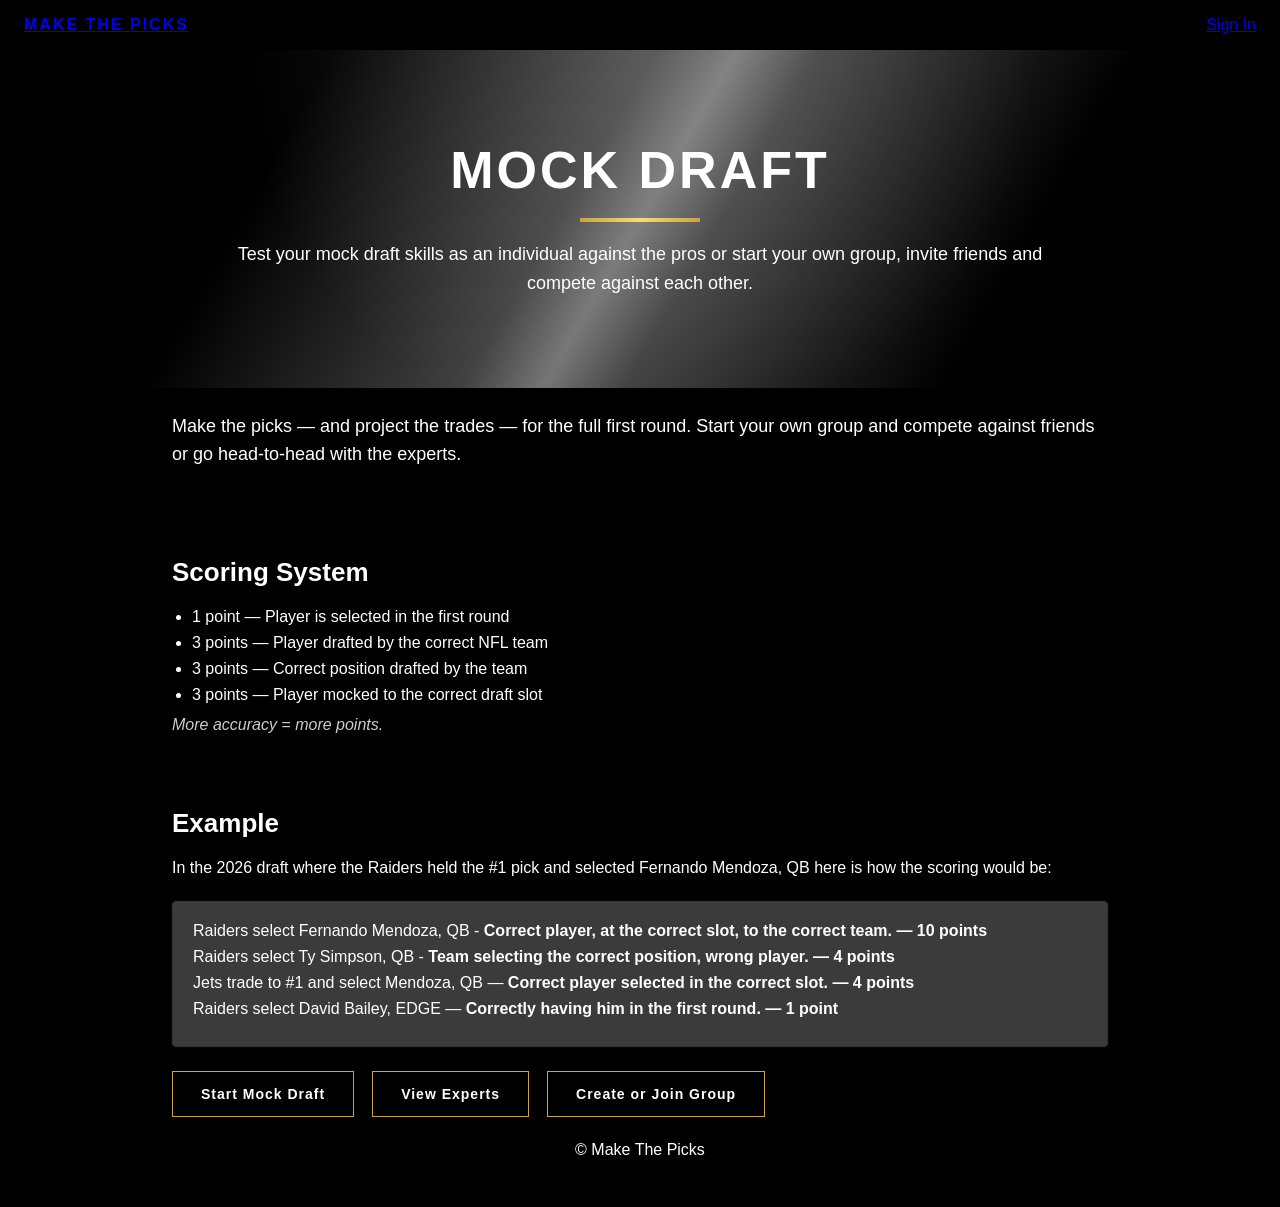
<file: mock-draft.html>
<!DOCTYPE html>
<html lang="en">
<head>
  <meta charset="UTF-8" />
  <meta name="viewport" content="width=device-width, initial-scale=1.0"/>
  <title>Mock Draft | Make The Picks</title>
  <link rel="stylesheet" href="styles.css">
</head>
<body>

  <!-- Header -->
  <header class="header">
<div class="logo">
  <a href="index.html">MAKE THE PICKS</a>
</div>
    <nav class="nav">
      <a href="#">Sign In</a>
    </nav>
  </header>

  <!-- Hero -->
  <section class="hero hero-bg">
    <div class="hero-overlay">
      <h1>MOCK DRAFT</h1>
      <p class="hero-sub">
        Test your mock draft skills as an individual against the pros or start your own group, invite friends and compete against each other. 
      </p>
    </div>
  </section>

  <!-- Main Content -->
  <main class="content">

    <section class="description">
      <p>
        Make the picks — and project the trades — for the full first round.
        Start your own group and compete against friends or go head‑to‑head
        with the experts.
      </p>
    </section>

    <!-- Scoring -->
    <section class="scoring">
      <h2>Scoring System</h2>
      <ul>
        <li>1 point — Player is selected in the first round</li>
        <li>3 points — Player drafted by the correct NFL team</li>
        <li>3 points — Correct position drafted by the team</li>
        <li>3 points — Player mocked to the correct draft slot</li>
      </ul>
      <p class="scoring-note">
        More accuracy = more points.
      </p>
    </section>

    <!-- Example -->
    <section class="example">
      <h3>Example</h3>
      <p>
        In the 2026 draft where the Raiders held the #1 pick and selected Fernando Mendoza, QB here is how the scoring would be:
      </p>

      <div class="example-box">
        <p>Raiders select Fernando Mendoza, QB - <strong>Correct player, at the correct slot, to the correct team. — 10 points</strong></p>
        <p>Raiders select Ty Simpson, QB - <strong>Team selecting the correct position, wrong player. — 4 points</strong></p>
        <p>Jets trade to #1 and select Mendoza, QB — <strong>Correct player selected in the correct slot. — 4 points</strong></p>
        <p>Raiders select David Bailey, EDGE — <strong>Correctly having him in the first round. — 1 point</strong></p>
      </div>
    </section>

    <!-- Actions -->
<section class="actions">

  <a href="https://tkleinheinz-code.github.io/MakeThePicks/mock-draft-submission.html">
    <button class="cta-button">Start Mock Draft</button>
  </a>

  <button class="cta-button">View Experts</button>

  <a href="draft-room.html">
    <button class="cta-button">Create or Join Group</button>
  </a>

</section>

  <!-- Footer -->
  <footer class="footer">
    © Make The Picks
  </footer>

</body>
</html>
</file>
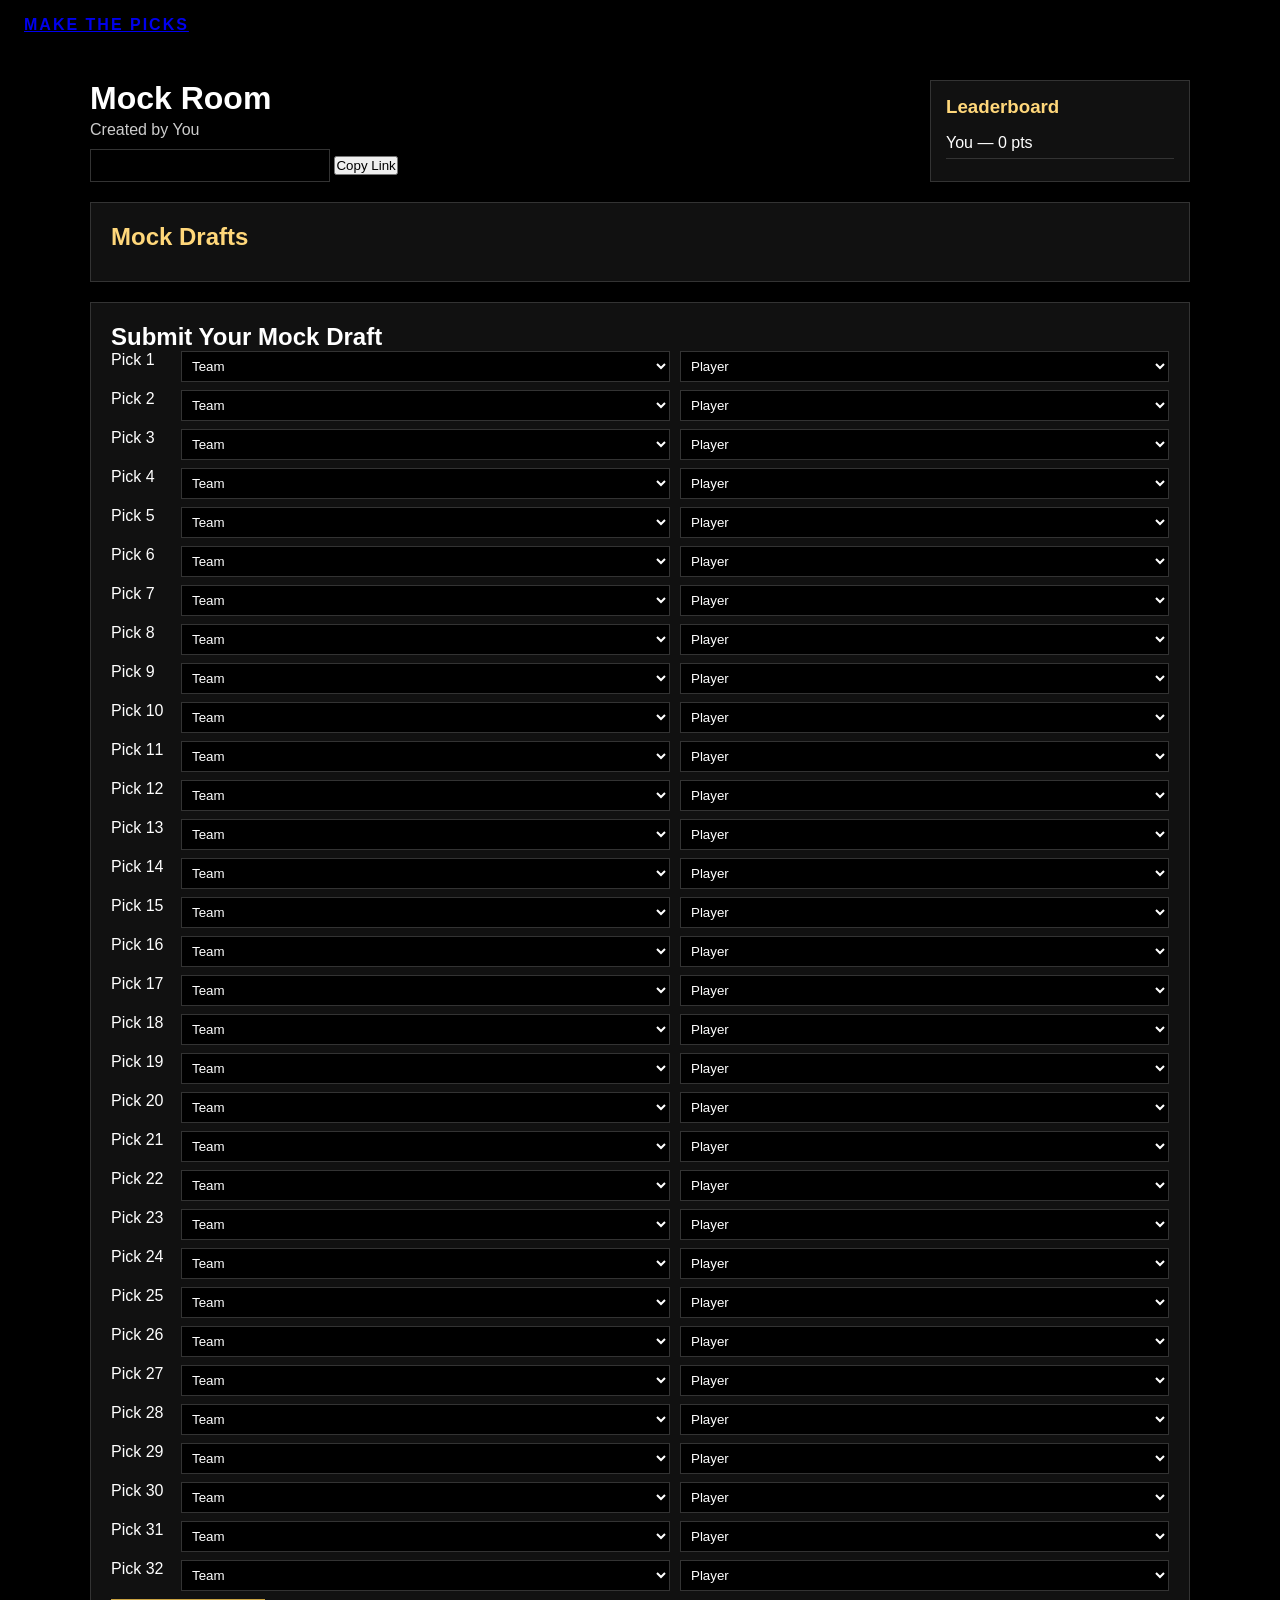
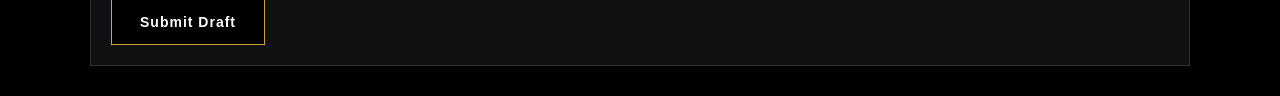
<file: mock-room.html>
<!DOCTYPE html>
<html lang="en">
<head>
<meta charset="UTF-8">
<meta name="viewport" content="width=device-width, initial-scale=1.0">
<title>Mock Draft Room</title>
<link rel="stylesheet" href="styles.css">

<style>

/* Layout */
.container {
  max-width: 1100px;
  margin: 30px auto;
}

/* Header */
.room-header {
  display: flex;
  justify-content: space-between;
  margin-bottom: 20px;
}

/* Left */
.room-info h1 {
  margin-bottom: 4px;
}

.room-info p {
  color: #ccc;
}

/* Invite */
.invite-box {
  margin-top: 10px;
}

.invite-box input {
  width: 240px;
  padding: 8px;
  background: #000;
  border: 1px solid #333;
  color: #fff;
}

/* Leaderboard */
.leaderboard {
  background: #111;
  border: 1px solid #333;
  padding: 15px;
  width: 260px;
}

.leaderboard h3 {
  color: #ffd77a;
  margin-bottom: 10px;
}

.leaderboard ul {
  padding: 0;
  list-style: none;
}

.leaderboard li {
  padding: 6px 0;
  border-bottom: 1px solid #333;
}

/* Draft list */
.drafts {
  background: #111;
  border: 1px solid #333;
  padding: 20px;
  margin-bottom: 20px;
}

.drafts h2 {
  color: #ffd77a;
  margin-bottom: 10px;
}

.draft-item {
  padding: 12px;
  border-bottom: 1px solid #333;
}

/* Submit box */
.submit-box {
  background: #111;
  border: 1px solid #333;
  padding: 20px;
}

textarea {
  width: 100%;
  height: 120px;
  padding: 10px;
  background: #000;
  border: 1px solid #333;
  color: #fff;
  margin-bottom: 10px;
}

  .pick-row {
  display: flex;
  gap: 10px;
  margin-bottom: 8px;
}

.pick-row span {
  width: 60px;
}

.pick-row select {
  flex: 1;
  padding: 6px;
  background: #000;
  border: 1px solid #333;
  color: #fff;
}

  .player-select option:disabled {
  color: #666;
}

</style>
</head>

<body>

<header class="header">
  <div class="logo">
    <a href="index.html">MAKE THE PICKS</a>
  </div>
</header>

<main class="container">

  <!-- TOP HEADER -->
  <div class="room-header">

    <!-- LEFT SIDE -->
    <div class="room-info">
      <h1 id="roomName">Mock Room</h1>
      <p>Created by <span id="roomCreator">You</span></p>

      <div class="invite-box">
        <input id="roomCode" readonly>
        <button onclick="copyCode()">Copy Link</button>
      </div>
    </div>

    <!-- RIGHT SIDE -->
    <div class="leaderboard">
      <h3>Leaderboard</h3>
      <ul id="leaderboardList">
        <li>You — 0 pts</li>
      </ul>
    </div>

  </div>

  <!-- MOCK DRAFT LIST -->
  <div class="drafts">
    <h2>Mock Drafts</h2>
    <div id="draftList"></div>
  </div>

  <!-- SUBMIT -->
  <div class="submit-box">
  <h2>Submit Your Mock Draft</h2>

  <div id="draftBuilder"></div>

  <button class="cta-button" onclick="submitDraft()">Submit Draft</button>
</div>

</main>

<script>

 let selectedPlayers = new Set();

/* ✅ Team list */
const teams = [
  "Arizona Cardinals","Atlanta Falcons","Baltimore Ravens","Buffalo Bills",
  "Carolina Panthers","Chicago Bears","Cincinnati Bengals","Cleveland Browns",
  "Dallas Cowboys","Denver Broncos","Detroit Lions","Green Bay Packers",
  "Houston Texans","Indianapolis Colts","Jacksonville Jaguars","Kansas City Chiefs",
  "Las Vegas Raiders","Los Angeles Chargers","Los Angeles Rams","Miami Dolphins",
  "Minnesota Vikings","New England Patriots","New Orleans Saints","New York Giants",
  "New York Jets","Philadelphia Eagles","Pittsburgh Steelers","San Francisco 49ers",
  "Seattle Seahawks","Tampa Bay Buccaneers","Tennessee Titans","Washington Commanders"
];

/* ✅ Player list */
const players = [
  "Caleb Williams (QB)",
  "Drake Maye (QB)",
  "Jayden Daniels (QB)",
  "Marvin Harrison Jr. (WR)",
  "Malik Nabers (WR)",
  "Rome Odunze (WR)",
  "Joe Alt (OT)",
  "Olu Fashanu (OT)",
  "Dallas Turner (EDGE)",
  "Jared Verse (EDGE)"
];

/* ✅ Load room */
const room = JSON.parse(localStorage.getItem('currentRoom'));

if (room) {
  document.getElementById('roomName').textContent = room.name;
  document.getElementById('roomCreator').textContent = room.creator || "You";
  document.getElementById('roomCode').value = room.code;

  loadDrafts(room);
  loadExperts(room);
}

/* ✅ Build draft board */
function buildDraftBoard() {
  const container = document.getElementById('draftBuilder');
  container.innerHTML = "";

  for (let i = 1; i <= 32; i++) {
    const row = document.createElement('div');
    row.className = "pick-row";

    row.innerHTML = `
      <span>Pick ${i}</span>

      <select class="team-select">
        <option value="">Team</option>
        ${teams.map(t => `<option>${t}</option>`).join("")}
      </select>

      <select class="player-select">
        <option value="">Player</option>
        ${players.map(p => `<option>${p}</option>`).join("")}
      </select>
    `;

    container.appendChild(row);
  }

  bindPlayerSelection();   // ✅ IMPORTANT
}

/* ✅ Bind selection events */
function bindPlayerSelection() {
  const selects = document.querySelectorAll(".player-select");

  selects.forEach(select => {
    select.addEventListener("change", () => {
      updateSelectedPlayers();
      refreshDropdowns();
    });
  });
}

/* ✅ Track selected players */
function updateSelectedPlayers() {
  selectedPlayers.clear();

  document.querySelectorAll(".player-select").forEach(select => {
    if (select.value) {
      selectedPlayers.add(select.value);
    }
  });
}

/* ✅ Disable duplicates */
function refreshDropdowns() {
  const selects = document.querySelectorAll(".player-select");

  selects.forEach(select => {
    const currentValue = select.value;

    select.querySelectorAll("option").forEach(option => {
      if (
        option.value &&
        selectedPlayers.has(option.value) &&
        option.value !== currentValue
      ) {
        option.disabled = true;
      } else {
        option.disabled = false;
      }
    });
  });
}

/* ✅ Submit draft */
function submitDraft() {
  const rows = document.querySelectorAll('.pick-row');
  let draft = [];

  rows.forEach((row, index) => {
    const team = row.querySelector('.team-select').value;
    const player = row.querySelector('.player-select').value;

    if (team && player) {
      draft.push(`Pick ${index + 1}: ${team} — ${player}`);
    }
  });

  if (draft.length === 0) {
    alert("Fill out at least one pick");
    return;
  }

  const formatted = draft.join(" | ");

  room.drafts.push(formatted);

  localStorage.setItem('currentRoom', JSON.stringify(room));

  loadDrafts(room);
}

/* ✅ Load drafts */
function loadDrafts(room) {
  const container = document.getElementById('draftList');
  container.innerHTML = "";

  if (!room.drafts || room.drafts.length === 0) {
    container.innerHTML = "<div class='draft-item'>No drafts yet</div>";
    return;
  }

  room.drafts.forEach(d => {
    const div = document.createElement('div');
    div.className = "draft-item";
    div.textContent = d;
    container.appendChild(div);
  });
}

/* ✅ Load expert drafts */
function loadExperts(room) {
  if (!room.includeExperts || !room.experts) return;

  const container = document.getElementById('draftList');

  room.experts.forEach(e => {
    const div = document.createElement('div');
    div.className = "draft-item";
    div.textContent = e + " (Expert)";
    container.appendChild(div);
  });
}

/* ✅ Copy code */
function copyCode() {
  const codeInput = document.getElementById("roomCode");
  codeInput.select();
  document.execCommand("copy");
  alert("Room code copied!");
}

/* ✅ Run last */
buildDraftBoard();

</script>

</body>
</html>
</file>
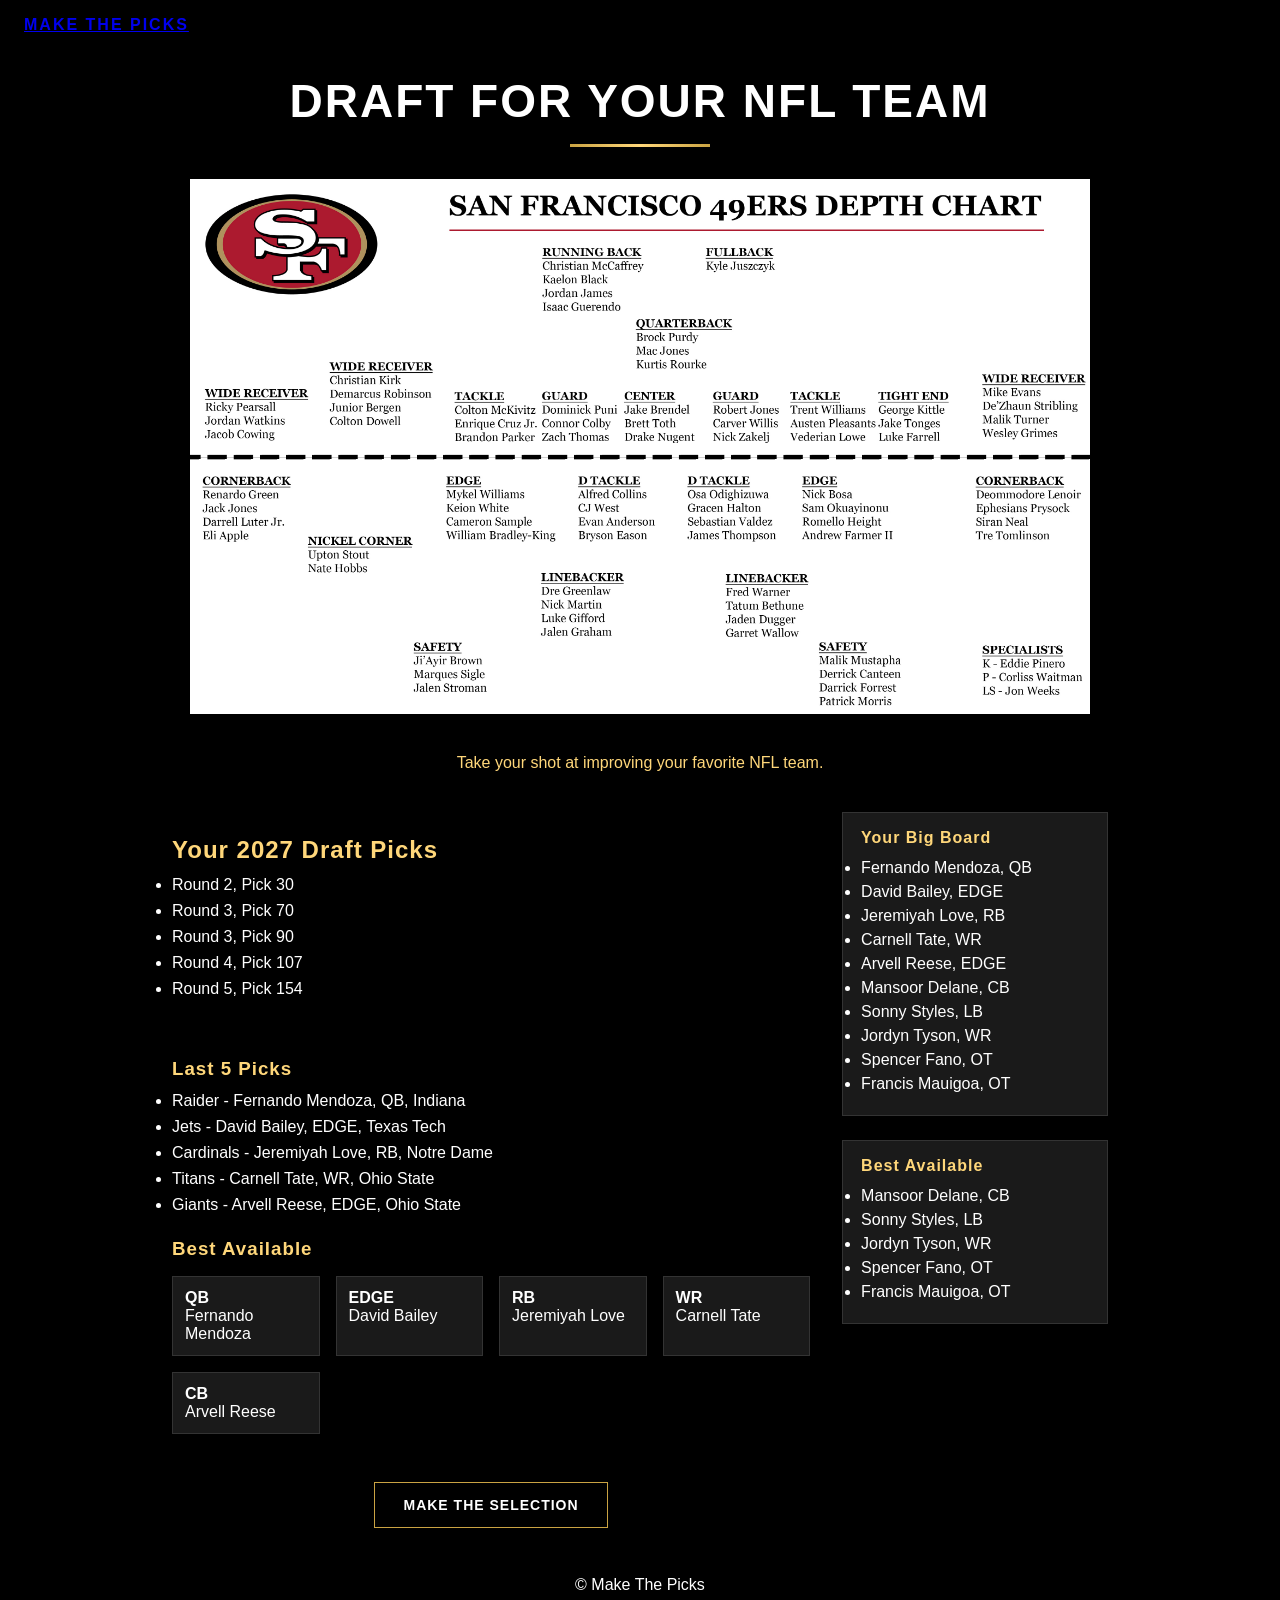
<file: nfl-team-draft.html>
<!DOCTYPE html>
<html lang="en">
<head>
  <meta charset="UTF-8" />
  <meta name="viewport" content="width=device-width, initial-scale=1.0" />
  <title>Draft For Your NFL Team | Make The Picks</title>
  <link rel="stylesheet" href="styles.css">
</head>
<body>

<header class="header">
  <div class="logo">
    <a href="index.html">MAKE THE PICKS</a>
  </div>
</header>

<main class="content draft-for-team">

  <h1>DRAFT FOR YOUR NFL TEAM</h1>

<div class="headline-graphic">
  <img src="images/49er-depth-chart.jpg" alt="49er Depth Chart" class="draft-graphic">
</div>

  <p class="on-clock">
    Take your shot at improving your favorite NFL team.
  </p>

  <div class="draft-layout">

    <!-- LEFT COLUMN -->
    <section class="draft-main">

      <h2>Your 2027 Draft Picks</h2>
      <ul class="draft-order">
        <li>Round 2, Pick 30</li>
        <li>Round 3, Pick 70</li>
        <li>Round 3, Pick 90</li>
        <li>Round 4, Pick 107</li>
        <li>Round 5, Pick 154</li>
      </ul>

      <h3>Last 5 Picks</h3>
      <ul class="last-picks">
        <li>Raider - Fernando Mendoza, QB, Indiana</li>
        <li>Jets - David Bailey, EDGE, Texas Tech</li>
        <li>Cardinals - Jeremiyah Love, RB, Notre Dame</li>
        <li>Titans - Carnell Tate, WR, Ohio State</li>
        <li>Giants - Arvell Reese, EDGE, Ohio State</li>
      </ul>

      <h3>Best Available</h3>
      <div class="best-available">

        <div>
          <h4>QB</h4>
          <p>Fernando Mendoza</p>
        </div>

        <div>
          <h4>EDGE</h4>
          <p>David Bailey</p>
        </div>

        <div>
          <h4>RB</h4>
          <p>Jeremiyah Love</p>
        </div>

        <div>
          <h4>WR</h4>
          <p>Carnell Tate</p>
        </div>

        <div>
          <h4>CB</h4>
          <p>Arvell Reese</p>
        </div>

      </div>

      <div class="submit-row">
        <button class="cta-button">MAKE THE SELECTION</button>
      </div>

    </section>

 <!-- RIGHT COLUMN -->
    <aside class="draft-sidebar">

      <!-- Big Board Box -->
      <div class="sidebar-box">
        <h3>Your Big Board</h3>
        <ul class="big-board">
          <li>Fernando Mendoza, QB</li>
          <li>David Bailey, EDGE</li>
          <li>Jeremiyah Love, RB</li>
          <li>Carnell Tate, WR</li>
          <li>Arvell Reese, EDGE</li>
          <li>Mansoor Delane, CB</li>
          <li>Sonny Styles, LB</li>
          <li>Jordyn Tyson, WR</li>
          <li>Spencer Fano, OT</li>
          <li>Francis Mauigoa, OT</li>
        </ul>
      </div>

      <!-- Draft Picks Box -->
      <div class="sidebar-box">
        <h3>Best Available</h3>
        <ul class="draft-picks">
          <li>Mansoor Delane, CB</li>
          <li>Sonny Styles, LB</li>
          <li>Jordyn Tyson, WR</li>
          <li>Spencer Fano, OT</li>
          <li>Francis Mauigoa, OT</li>
        </ul>
      </div>

    </aside>

  </div>

</main>

<footer class="footer">
  © Make The Picks
</footer>

</body>
</html>
</file>
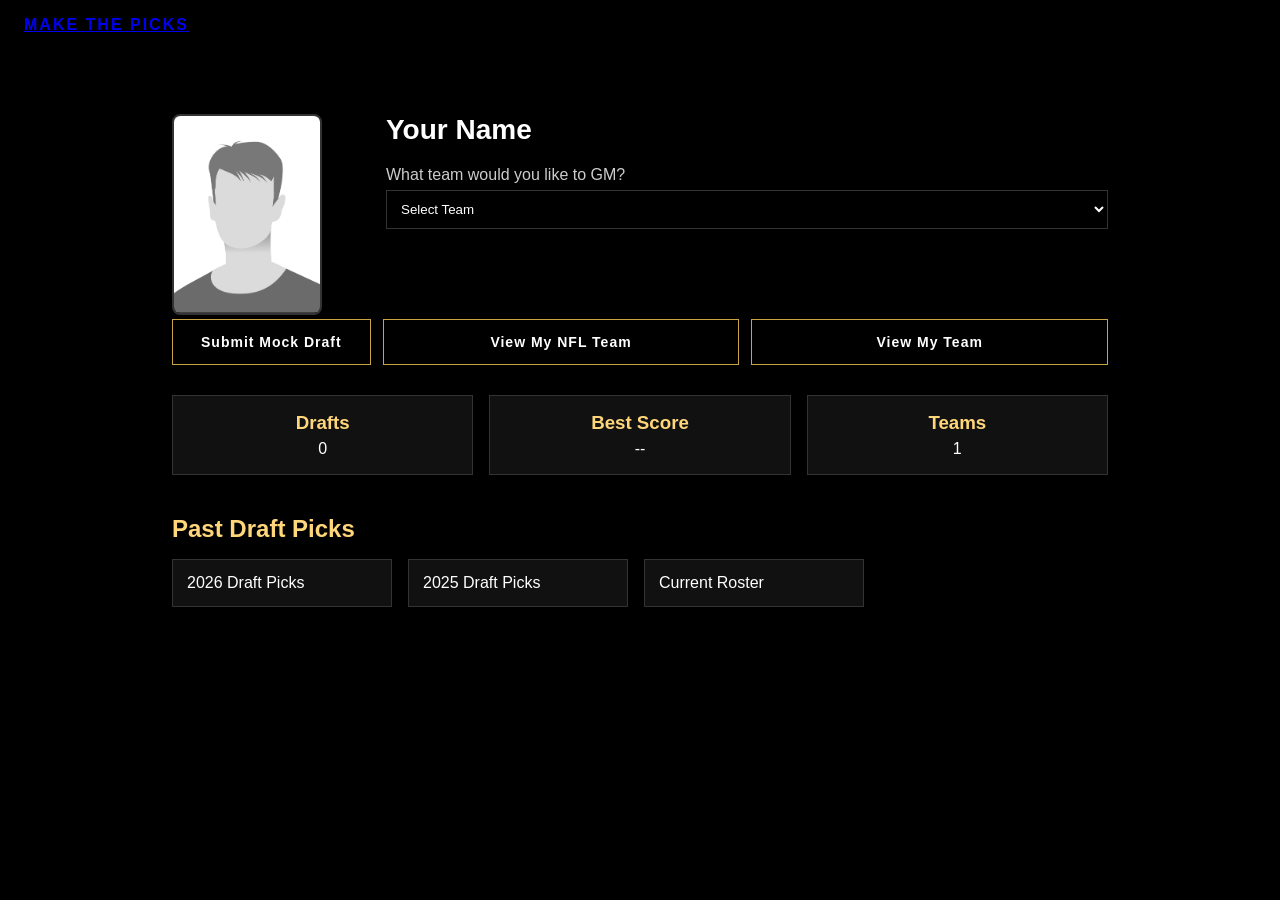
<file: profile.html>
<!DOCTYPE html>
<html lang="en">
<head>
<meta charset="UTF-8">
<meta name="viewport" content="width=device-width, initial-scale=1.0">
<title>Dashboard | Make The Picks</title>
<link rel="stylesheet" href="styles.css">

<style>

/* Layout */
.profile-container {
  max-width: 1000px;
  margin: 40px auto;
}

/* Top row */
.profile-top {
  display: flex;
  gap: 24px;
}

/* Photo */
.profile-photo {
  width: 150px;
}

.profile-photo img {
  width: 100%;
  border: 2px solid #333;
  border-radius: 8px;
}

/* Info area */
.profile-info {
  flex: 1;
  padding-left: 40px;
}

/* Name */
.profile-name {
  font-size: 28px;
  margin-bottom: 4px;
  background: transparent;
  border: none;
  color: #fff;
  font-weight: bold;
  width: 100%;
}

/* GM since */
.gm-since {
  color: #caa343;
  font-size: 14px;
  margin-bottom: 16px;
}

/* Team dropdown */
.team-label {
  display: block;
  margin-bottom: 6px;
  color: #ccc;
}

.team-select {
  width: 100%;
  padding: 10px;
  margin-bottom: 20px;
  background: #000;
  border: 1px solid #333;
  color: #fff;
}

/* Buttons */
.profile-actions {
  display: flex;
  gap: 12px;
  margin-bottom: 30px;
}

.profile-actions .cta-button {
  flex: 1;
}

/* Stats section */
.stats {
  display: flex;
  gap: 16px;
  margin-bottom: 40px;
}

.stat-box {
  flex: 1;
  background: #111;
  border: 1px solid #333;
  padding: 16px;
  text-align: center;
}

.stat-box h3 {
  color: #ffd77a;
  margin-bottom: 6px;
}

/* Bottom section */
.past-drafts {
  margin-top: 40px;
}

.past-drafts h2 {
  color: #ffd77a;
  margin-bottom: 16px;
}

/* Draft list */
.draft-list {
  display: flex;
  gap: 16px;
  flex-wrap: wrap;
  list-style: none;
  padding: 0;
}

.draft-list li {
  background: #111;
  border: 1px solid #333;
  padding: 14px;
  min-width: 220px;
}

</style>
</head>

<body>

<header class="header">
  <div class="logo">
    <a href="index.html">MAKE THE PICKS</a>
  </div>
</header>

<main class="content profile-container">

<!-- TOP -->
<div class="profile-top">

  <div class="profile-photo">
    <img id="profilePreview" src="images/photo-placeholder.jpg">
  </div>

  <div class="profile-info">

    <input id="profileName" class="profile-name" value="Your Name">

    <p id="gmSince" class="gm-since"></p>

    <label class="team-label">What team would you like to GM?</label>

    <select class="team-select" id="teamSelect">
      <option value="">Select Team</option>
      <option>San Francisco 49ers</option>
      <option>Dallas Cowboys</option>
      <option>Philadelphia Eagles</option>
      <option>New York Giants</option>
      <option>Green Bay Packers</option>
      <option>Chicago Bears</option>
      <option>Detroit Lions</option>
      <option>Seattle Seahawks</option>
      <option>Los Angeles Rams</option>
      <option>Kansas City Chiefs</option>
      <option>Buffalo Bills</option>
      <option>Baltimore Ravens</option>
      <option>Miami Dolphins</option>
      <option>Cincinnati Bengals</option>
      <option>New York Jets</option>
      <option>Denver Broncos</option>
      <option>Las Vegas Raiders</option>
      <option>Los Angeles Chargers</option>
      <option>Arizona Cardinals</option>
      <option>Atlanta Falcons</option>
      <option>Carolina Panthers</option>
      <option>New Orleans Saints</option>
      <option>Tampa Bay Buccaneers</option>
      <option>Houston Texans</option>
      <option>Indianapolis Colts</option>
      <option>Jacksonville Jaguars</option>
      <option>Pittsburgh Steelers</option>
      <option>Cleveland Browns</option>
      <option>Minnesota Vikings</option>
      <option>Tennessee Titans</option>
      <option>Washington Commanders</option>
      <option>New England Patriots</option>
    </select>

  </div>
</div>

<!-- ACTIONS -->
<div class="profile-actions">

  <a href="mock-draft-submission.html">
    <button class="cta-button">Submit Mock Draft</button>
  </a>

  <button class="cta-button">View My NFL Team</button>
  <button class="cta-button">View My Team</button>

</div>

<!-- STATS -->
<div class="stats">

  <div class="stat-box">
    <h3>Drafts</h3>
    <p id="draftCount">0</p>
  </div>

  <div class="stat-box">
    <h3>Best Score</h3>
    <p id="bestScore">--</p>
  </div>

  <div class="stat-box">
    <h3>Teams</h3>
    <p id="teamsManaged">1</p>
  </div>

</div>

<!-- PAST DRAFTS -->
<div class="past-drafts">

  <h2>Past Draft Picks</h2>

  <ul class="draft-list">
    <li>2026 Draft Picks</li>
    <li>2025 Draft Picks</li>
    <li>Current Roster</li>
  </ul>

</div>

</main>

<script>

// ✅ Load user name ON PAGE LOAD
window.addEventListener("DOMContentLoaded", function() {

  const savedName = localStorage.getItem('userName');
  const nameField = document.getElementById('profileName');

  if (savedName && nameField) {
    nameField.value = savedName;
  }

  // ✅ GM Since
  const gmSince = localStorage.getItem('gmSince');
  if (gmSince) {
    document.getElementById('gmSince').textContent = "GM since " + gmSince;
  }

});
  document.getElementById('profileName').addEventListener('input', function(e) {
  localStorage.setItem('userName', e.target.value);
});
</script>

</body>
</html>
</file>
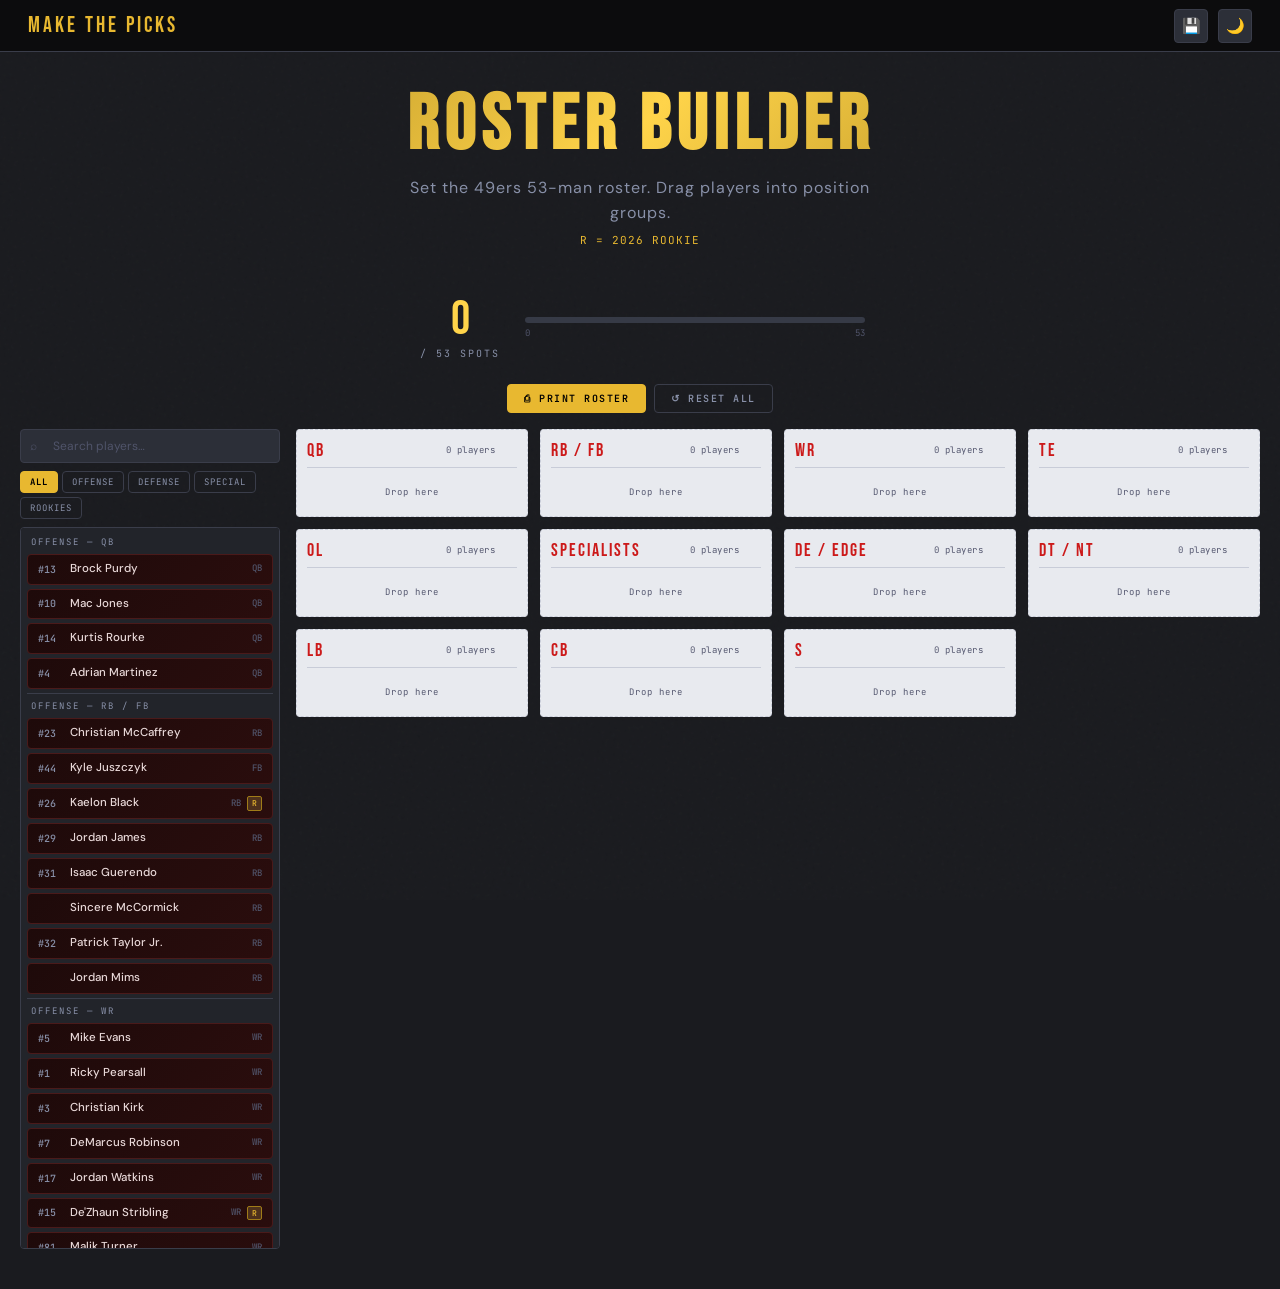
<file: roster-builder-49ers.html>
<!DOCTYPE html>
<html lang="en">
<head>
<meta charset="UTF-8">
<meta name="viewport" content="width=device-width, initial-scale=1.0">
<title>49ers Roster Builder</title>
<link rel="preconnect" href="https://fonts.googleapis.com">
<link href="https://fonts.googleapis.com/css2?family=Bebas+Neue&family=DM+Sans:wght@300;400;500;600&family=JetBrains+Mono:wght@400;600&display=swap" rel="stylesheet">

<style>
:root {
  --gold: #e8b830;
  --gold-bright: #ffd44a;
  --gold-dim: #a07c18;
  --red: #cc1a1a;
  --red-bright: #ff3030;
  --red-dim: #7a1010;
  --bg: #1a1b1f;
  --bg2: #22242a;
  --bg3: #2c2f38;
  --bg4: #363a46;
  --border: #3a3d4a;
  --box-bg: #e8eaef;
  --box-bg2: #f2f4f8;
  --box-border: #c8ccd8;
  --box-text: #1a1c24;
  --box-text-dim: #555870;
  --text: #f0f0f2;
  --text-dim: #8890a8;
  --text-muted: #50546a;
  --offense: #7a1a1a;
  --offense-bright: #c02020;
  --defense: #7a6400;
  --defense-bright: #c09400;
  --font-display: 'Bebas Neue', sans-serif;
  --font-body: 'DM Sans', sans-serif;
  --font-mono: 'JetBrains Mono', monospace;
  --radius: 4px;
  --shadow: 0 4px 20px rgba(0,0,0,0.6);
}

body.light {
  --bg: #f0ede8;
  --bg2: #e8e4de;
  --bg3: #ddd8d0;
  --bg4: #ccc6bc;
  --border: #bbb4a8;
  --text: #1a1814;
  --text-dim: #6b6560;
  --text-muted: #aaa49c;
  --shadow: 0 4px 20px rgba(0,0,0,0.15);
}

*, *::before, *::after { box-sizing: border-box; margin: 0; padding: 0; }

body {
  background: var(--bg);
  color: var(--text);
  font-family: var(--font-body);
  font-size: 13px;
  min-height: 100vh;
  transition: background 0.3s, color 0.3s;
}

/* ─── NOISE TEXTURE ─── */
body::before {
  content: '';
  position: fixed;
  inset: 0;
  background-image: url("data:image/svg+xml,%3Csvg viewBox='0 0 256 256' xmlns='http://www.w3.org/2000/svg'%3E%3Cfilter id='n'%3E%3CfeTurbulence type='fractalNoise' baseFrequency='0.9' numOctaves='4' stitchTiles='stitch'/%3E%3C/filter%3E%3Crect width='100%25' height='100%25' filter='url(%23n)' opacity='0.04'/%3E%3C/svg%3E");
  pointer-events: none;
  z-index: 0;
  opacity: 0.5;
}

/* ─── HEADER ─── */
.header {
  position: sticky;
  top: 0;
  z-index: 100;
  display: flex;
  align-items: center;
  justify-content: space-between;
  padding: 0 28px;
  height: 52px;
  background: rgba(11,11,12,0.92);
  backdrop-filter: blur(12px);
  border-bottom: 1px solid var(--border);
}
body.light .header { background: rgba(240,237,232,0.92); }

.logo {
  font-family: var(--font-display);
  font-size: 22px;
  letter-spacing: 3px;
  color: var(--gold);
  text-decoration: none;
}
.logo a { color: inherit; text-decoration: none; }

.header-right {
  display: flex;
  align-items: center;
  gap: 10px;
}

.icon-btn {
  width: 34px; height: 34px;
  display: flex; align-items: center; justify-content: center;
  background: var(--bg3);
  border: 1px solid var(--border);
  border-radius: var(--radius);
  cursor: pointer;
  font-size: 15px;
  color: var(--text);
  transition: border-color 0.15s, background 0.15s;
}
.icon-btn:hover { border-color: var(--gold); background: var(--bg4); }

/* ─── HERO ─── */
.hero {
  text-align: center;
  padding: 36px 20px 20px;
  position: relative;
  z-index: 1;
}

.hero-title {
  font-family: var(--font-display);
  font-size: clamp(42px, 6vw, 80px);
  letter-spacing: 6px;
  line-height: 1;
  background: linear-gradient(135deg, var(--gold-dim) 0%, var(--gold-bright) 50%, var(--gold-dim) 100%);
  -webkit-background-clip: text;
  -webkit-text-fill-color: transparent;
  background-clip: text;
}

.hero-sub {
  margin-top: 10px;
  color: var(--text-dim);
  font-size: 16px;
  letter-spacing: 1px;
  max-width: 480px;
  margin-inline: auto;
  line-height: 1.6;
}

/* ─── COUNTER BAR ─── */
.counter-bar {
  display: flex;
  align-items: center;
  justify-content: center;
  gap: 20px;
  padding: 14px 28px;
  margin: 10px auto 0;
  max-width: 680px;
  position: relative;
  z-index: 1;
}

.count-display {
  display: flex;
  flex-direction: column;
  align-items: center;
  gap: 3px;
}

.count-num {
  font-family: var(--font-display);
  font-size: 48px;
  line-height: 1;
  color: var(--gold-bright);
  transition: color 0.2s;
  min-width: 90px;
  text-align: center;
}
.count-num.over { color: var(--red-bright); }
.count-num.full { color: #4cff4c; }

.count-label {
  font-size: 10px;
  letter-spacing: 2px;
  text-transform: uppercase;
  color: var(--text-dim);
  font-family: var(--font-mono);
}

.progress-wrap {
  flex: 1;
  max-width: 340px;
}

.progress-track {
  height: 6px;
  background: var(--bg4);
  border-radius: 3px;
  overflow: hidden;
  margin-bottom: 4px;
}

.progress-fill {
  height: 100%;
  background: linear-gradient(90deg, var(--gold-dim), var(--gold-bright));
  border-radius: 3px;
  transition: width 0.4s cubic-bezier(0.34, 1.56, 0.64, 1), background 0.3s;
  width: 0%;
}
.progress-fill.over { background: var(--red-bright); }
.progress-fill.full { background: #4cff4c; }

.progress-labels {
  display: flex;
  justify-content: space-between;
  font-family: var(--font-mono);
  font-size: 9px;
  color: var(--text-muted);
}

/* ─── ACTION ROW ─── */
.action-row {
  display: flex;
  gap: 8px;
  justify-content: center;
  align-items: center;
  padding: 10px 20px 16px;
  position: relative;
  z-index: 1;
  flex-wrap: wrap;
}

.btn {
  display: inline-flex;
  align-items: center;
  gap: 6px;
  padding: 7px 16px;
  border-radius: var(--radius);
  font-family: var(--font-mono);
  font-size: 10px;
  letter-spacing: 1.5px;
  text-transform: uppercase;
  cursor: pointer;
  border: 1px solid transparent;
  transition: all 0.15s;
  font-weight: 600;
}

.btn-primary {
  background: var(--gold);
  color: #000;
  border-color: var(--gold);
}
.btn-primary:hover { background: var(--gold-bright); border-color: var(--gold-bright); }

.btn-secondary {
  background: transparent;
  color: var(--text-dim);
  border-color: var(--border);
}
.btn-secondary:hover { border-color: var(--text-dim); color: var(--text); }

.btn-danger {
  background: transparent;
  color: #cc4444;
  border-color: #552222;
}
.btn-danger:hover { background: #3a1111; border-color: #cc4444; }

/* ─── MAIN LAYOUT ─── */
.drag-layout {
  display: grid;
  grid-template-columns: 260px 1fr;
  gap: 16px;
  padding: 0 20px 40px;
  position: relative;
  z-index: 1;
  max-width: 1400px;
  margin: 0 auto;
}

/* ─── LEFT PANEL ─── */
.left-panel {
  position: sticky;
  top: 68px;
  height: calc(100vh - 80px);
  display: flex;
  flex-direction: column;
  gap: 8px;
}

.search-wrap {
  position: relative;
}
.search-input {
  width: 100%;
  background: var(--bg3);
  border: 1px solid var(--border);
  border-radius: var(--radius);
  padding: 8px 10px 8px 32px;
  color: var(--text);
  font-family: var(--font-body);
  font-size: 12px;
  outline: none;
  transition: border-color 0.15s;
}
.search-input::placeholder { color: var(--text-muted); }
.search-input:focus { border-color: var(--gold); }
.search-icon {
  position: absolute;
  left: 10px; top: 50%;
  transform: translateY(-50%);
  color: var(--text-muted);
  font-size: 12px;
  pointer-events: none;
}

/* ─── FILTER TABS ─── */
.filter-tabs {
  display: flex;
  gap: 4px;
  flex-wrap: wrap;
}
.filter-tab {
  padding: 4px 9px;
  border-radius: var(--radius);
  font-family: var(--font-mono);
  font-size: 9px;
  letter-spacing: 1px;
  text-transform: uppercase;
  cursor: pointer;
  border: 1px solid var(--border);
  background: transparent;
  color: var(--text-dim);
  transition: all 0.12s;
}
.filter-tab:hover { border-color: var(--text-dim); color: var(--text); }
.filter-tab.active { background: var(--gold); border-color: var(--gold); color: #000; font-weight: 700; }
.filter-tab.offense-tab.active { background: var(--red); border-color: var(--red-bright); color: #fff; }
.filter-tab.defense-tab.active { background: var(--defense-bright); border-color: var(--gold); color: #000; }

/* ─── PLAYER LIST ─── */
.player-list {
  flex: 1;
  overflow-y: auto;
  display: flex;
  flex-direction: column;
  gap: 4px;
  padding: 6px;
  background: var(--bg2);
  border: 1px solid var(--border);
  border-radius: var(--radius);
  scrollbar-width: thin;
  scrollbar-color: var(--bg4) transparent;
}
.player-list::-webkit-scrollbar { width: 4px; }
.player-list::-webkit-scrollbar-thumb { background: var(--bg4); border-radius: 2px; }

.list-section-label {
  font-family: var(--font-mono);
  font-size: 9px;
  letter-spacing: 2px;
  text-transform: uppercase;
  color: var(--text-dim);
  padding: 6px 4px 2px;
  border-top: 1px solid var(--border);
}
.list-section-label:first-child { border-top: none; padding-top: 2px; }

/* ─── PLAYER CARD ─── */
.player {
  padding: 7px 10px;
  cursor: grab;
  border-radius: var(--radius);
  border: 1px solid transparent;
  font-size: 11.5px;
  font-weight: 500;
  line-height: 1.3;
  user-select: none;
  transition: transform 0.15s, box-shadow 0.15s, opacity 0.15s, border-color 0.15s;
  display: flex;
  align-items: center;
  gap: 6px;
  position: relative;
}

.player-num {
  font-family: var(--font-mono);
  font-size: 10px;
  min-width: 26px;
  color: var(--text-dim);
}

.player-name { flex: 1; }

.player-pos {
  font-family: var(--font-mono);
  font-size: 9px;
  color: var(--text-muted);
}

.rookie-badge {
  font-family: var(--font-mono);
  font-size: 8px;
  padding: 1px 4px;
  border-radius: 2px;
  background: rgba(192, 160, 76, 0.25);
  color: var(--gold);
  border: 1px solid var(--gold-dim);
  letter-spacing: 0.5px;
}

.player.red-group {
  background: linear-gradient(135deg, #1e0a0a 0%, #2a0d0d 100%);
  border-color: #4a1a1a;
  color: #e8d8d8;
}
.player.red-group:hover { border-color: var(--red-bright); box-shadow: 0 2px 12px rgba(170,0,0,0.35); }

.player.gold-group {
  background: linear-gradient(135deg, #1a1500 0%, #221c00 100%);
  border-color: #3d3200;
  color: #e8e0c8;
}
.player.gold-group:hover { border-color: var(--gold); box-shadow: 0 2px 12px rgba(201,168,76,0.3); }

.player.special-group {
  background: linear-gradient(135deg, #101218 0%, #161820 100%);
  border-color: #282c38;
  color: var(--text);
}
.player.special-group:hover { border-color: #6677aa; box-shadow: 0 2px 12px rgba(80,100,180,0.25); }

.player:hover { transform: translateY(-1px) scale(1.01); }
.player:active { transform: scale(1.04); opacity: 0.8; cursor: grabbing; }
.player.dragging { opacity: 0.4; transform: scale(0.97); }
.player.hidden { display: none !important; }

.player.dropped {
  animation: dropBounce 0.35s cubic-bezier(0.34, 1.56, 0.64, 1);
}

@keyframes dropBounce {
  0%   { transform: scale(1.15); }
  60%  { transform: scale(0.96); }
  100% { transform: scale(1); }
}

/* ─── BOARD ─── */
.board {
  display: grid;
  grid-template-columns: repeat(4, 1fr);
  gap: 12px;
  align-content: start;
}

/* ─── DROP BOX ─── */
.drop-box {
  background: var(--box-bg);
  border: 1.5px dashed var(--box-border);
  border-radius: var(--radius);
  padding: 10px;
  min-height: 80px;
  display: flex;
  flex-direction: column;
  gap: 4px;
  transition: border-color 0.15s, background 0.15s, box-shadow 0.15s;
  position: relative;
}

.drop-box-header {
  display: flex;
  align-items: center;
  justify-content: space-between;
  margin-bottom: 6px;
  padding-bottom: 6px;
  border-bottom: 1px solid var(--box-border);
}

.drop-box-title {
  font-family: var(--font-display);
  font-size: 18px;
  letter-spacing: 2px;
  color: var(--red);
}

.drop-box-meta {
  display: flex;
  align-items: center;
  gap: 6px;
}

.slot-count {
  font-family: var(--font-mono);
  font-size: 9px;
  color: var(--box-text-dim);
  letter-spacing: 0.5px;
}
.slot-count.warn { color: var(--gold-dim); }
.slot-count.over { color: var(--red-bright); }

.clear-box-btn {
  width: 16px; height: 16px;
  display: flex; align-items: center; justify-content: center;
  background: none;
  border: 1px solid transparent;
  border-radius: 2px;
  cursor: pointer;
  color: var(--box-text-dim);
  font-size: 10px;
  opacity: 0;
  transition: opacity 0.15s, border-color 0.15s, color 0.15s;
}
.drop-box:hover .clear-box-btn { opacity: 1; }
.clear-box-btn:hover { border-color: #aa3333; color: #cc4444; }

.drop-box.drag-over {
  border-color: var(--gold);
  background: rgba(232, 184, 48, 0.08);
  box-shadow: 0 0 0 2px rgba(232, 184, 48, 0.2);
  border-style: solid;
}

.drop-box .player {
  cursor: default;
  font-size: 11px;
}
.drop-box .player:hover {
  cursor: grab;
}

.empty-hint {
  font-family: var(--font-mono);
  font-size: 9px;
  color: var(--box-text-dim);
  text-align: center;
  padding: 8px 0;
  letter-spacing: 1px;
  pointer-events: none;
}

/* ─── TOAST ─── */
.toast {
  position: fixed;
  bottom: 28px;
  left: 50%;
  transform: translateX(-50%) translateY(80px);
  background: var(--bg3);
  border: 1px solid var(--gold);
  border-radius: var(--radius);
  padding: 10px 20px;
  font-family: var(--font-mono);
  font-size: 11px;
  letter-spacing: 1px;
  color: var(--gold);
  z-index: 1000;
  transition: transform 0.35s cubic-bezier(0.34, 1.56, 0.64, 1), opacity 0.35s;
  opacity: 0;
  pointer-events: none;
}
.toast.show { transform: translateX(-50%) translateY(0); opacity: 1; }

/* ─── CONFETTI ─── */
.confetti-wrap {
  position: fixed;
  inset: 0;
  pointer-events: none;
  z-index: 999;
  overflow: hidden;
}
.confetti-piece {
  position: absolute;
  width: 8px;
  height: 10px;
  top: -20px;
  opacity: 0;
  animation: confettiFall linear forwards;
}
@keyframes confettiFall {
  0%   { opacity: 1; transform: translateY(0) rotate(0deg) scaleX(1); }
  80%  { opacity: 1; }
  100% { opacity: 0; transform: translateY(100vh) rotate(720deg) scaleX(-1); }
}

/* ─── PRINT ─── */
@media print {
  body * { visibility: hidden; }
  .board, .board * { visibility: visible; }
  .board {
    position: absolute; top: 0; left: 0; width: 100%;
    grid-template-columns: repeat(4, 1fr);
  }
  .do-not-print { display: none !important; }
  .clear-box-btn { display: none !important; }
}

/* Players inside drop boxes get slightly adjusted styles */
.drop-box .player.red-group {
  background: linear-gradient(135deg, #fce8e8 0%, #f8d8d8 100%);
  border-color: #e0aaaa;
  color: #5a1010;
}
.drop-box .player.gold-group {
  background: linear-gradient(135deg, #fdf5dc 0%, #faedc0 100%);
  border-color: #d4aa44;
  color: #5a4400;
}
.drop-box .player.special-group {
  background: linear-gradient(135deg, #eef0f8 0%, #e8eaf4 100%);
  border-color: #c0c8e0;
  color: #2a3050;
}
.drop-box .player .player-num { color: #888; }
.drop-box .player .player-pos { color: #aaa; }
.drop-box .player.red-group .player-num { color: #a06060; }
.drop-box .player.red-group .player-pos { color: #c08080; }
.drop-box .player.gold-group .player-num { color: #9a8040; }
.drop-box .player.gold-group .player-pos { color: #b09050; }
body.light .player.red-group {
  background: linear-gradient(135deg, #fce8e8 0%, #f8d8d8 100%);
  border-color: #e0aaaa;
  color: #5a1010;
}
body.light .player.gold-group {
  background: linear-gradient(135deg, #fdf5dc 0%, #faedc0 100%);
  border-color: #d4aa44;
  color: #5a4400;
}
body.light .player.special-group {
  background: linear-gradient(135deg, #eef0f8 0%, #e8eaf4 100%);
  border-color: #c0c8e0;
  color: #2a3050;
}
body.light .drop-box-title { color: var(--red); }
body.light .logo { color: var(--red); }
</style>
</head>

<body>

<!-- TOAST -->
<div class="toast" id="toast"></div>

<!-- CONFETTI -->
<div class="confetti-wrap" id="confettiWrap"></div>

<!-- HEADER -->
<header class="header do-not-print">
  <div class="logo"><a href="#">MAKE THE PICKS</a></div>
  <div class="header-right">
    <button class="icon-btn" id="saveBtn" title="Save roster">💾</button>
    <button class="icon-btn" id="themeToggle" title="Toggle theme">🌙</button>
  </div>
</header>

<!-- HERO -->
<div class="hero do-not-print">
  <h1 class="hero-title">ROSTER BUILDER</h1>
  <p class="hero-sub">Set the 49ers 53-man roster. Drag players into position groups.<br><span style="color: var(--gold); font-family: var(--font-mono); font-size:11px; letter-spacing:1px;">R = 2026 ROOKIE</span></p>
</div>

<!-- COUNTER BAR -->
<div class="counter-bar do-not-print">
  <div class="count-display">
    <div class="count-num" id="playerCount">0</div>
    <div class="count-label">/ 53 SPOTS</div>
  </div>
  <div class="progress-wrap">
    <div class="progress-track">
      <div class="progress-fill" id="progressFill"></div>
    </div>
    <div class="progress-labels"><span>0</span><span>53</span></div>
  </div>
</div>

<!-- ACTION ROW -->
<div class="action-row do-not-print">
  <button class="btn btn-primary" onclick="window.print()">⎙ PRINT ROSTER</button>
  <button class="btn btn-secondary" id="resetBtn">↺ RESET ALL</button>
</div>

<!-- MAIN LAYOUT -->
<div class="drag-layout">

  <!-- LEFT: Player Pool -->
  <div class="left-panel do-not-print">

    <div class="search-wrap">
      <span class="search-icon">⌕</span>
      <input class="search-input" type="text" id="searchInput" placeholder="Search players…">
    </div>

    <div class="filter-tabs" id="filterTabs">
      <button class="filter-tab active" data-filter="all">All</button>
      <button class="filter-tab offense-tab" data-filter="offense">Offense</button>
      <button class="filter-tab defense-tab" data-filter="defense">Defense</button>
      <button class="filter-tab" data-filter="special">Special</button>
      <button class="filter-tab" data-filter="rookie">Rookies</button>
    </div>

    <div class="player-list" id="playerList">
      <!-- Players injected by JS -->
    </div>
  </div>

  <!-- RIGHT: Drop Board -->
  <div class="board" id="board">

    <div class="drop-box" data-pos="QB">
      <div class="drop-box-header">
        <div class="drop-box-title">QB</div>
        <div class="drop-box-meta">
          <span class="slot-count" id="slots-QB">0 players</span>
          <button class="clear-box-btn" data-clear="QB" title="Clear QB">✕</button>
        </div>
      </div>
      <span class="empty-hint">Drop here</span>
    </div>

    <div class="drop-box" data-pos="RB">
      <div class="drop-box-header">
        <div class="drop-box-title">RB / FB</div>
        <div class="drop-box-meta">
          <span class="slot-count" id="slots-RB">0 players</span>
          <button class="clear-box-btn" data-clear="RB" title="Clear RB">✕</button>
        </div>
      </div>
      <span class="empty-hint">Drop here</span>
    </div>

    <div class="drop-box" data-pos="WR">
      <div class="drop-box-header">
        <div class="drop-box-title">WR</div>
        <div class="drop-box-meta">
          <span class="slot-count" id="slots-WR">0 players</span>
          <button class="clear-box-btn" data-clear="WR" title="Clear WR">✕</button>
        </div>
      </div>
      <span class="empty-hint">Drop here</span>
    </div>

    <div class="drop-box" data-pos="TE">
      <div class="drop-box-header">
        <div class="drop-box-title">TE</div>
        <div class="drop-box-meta">
          <span class="slot-count" id="slots-TE">0 players</span>
          <button class="clear-box-btn" data-clear="TE" title="Clear TE">✕</button>
        </div>
      </div>
      <span class="empty-hint">Drop here</span>
    </div>

    <div class="drop-box" data-pos="OL">
      <div class="drop-box-header">
        <div class="drop-box-title">OL</div>
        <div class="drop-box-meta">
          <span class="slot-count" id="slots-OL">0 players</span>
          <button class="clear-box-btn" data-clear="OL" title="Clear OL">✕</button>
        </div>
      </div>
      <span class="empty-hint">Drop here</span>
    </div>

    <div class="drop-box" data-pos="K_P_LS">
      <div class="drop-box-header">
        <div class="drop-box-title">SPECIALISTS</div>
        <div class="drop-box-meta">
          <span class="slot-count" id="slots-K_P_LS">0 players</span>
          <button class="clear-box-btn" data-clear="K_P_LS" title="Clear Specialists">✕</button>
        </div>
      </div>
      <span class="empty-hint">Drop here</span>
    </div>

    <div class="drop-box" data-pos="DE">
      <div class="drop-box-header">
        <div class="drop-box-title">DE / EDGE</div>
        <div class="drop-box-meta">
          <span class="slot-count" id="slots-DE">0 players</span>
          <button class="clear-box-btn" data-clear="DE" title="Clear DE">✕</button>
        </div>
      </div>
      <span class="empty-hint">Drop here</span>
    </div>

    <div class="drop-box" data-pos="DT">
      <div class="drop-box-header">
        <div class="drop-box-title">DT / NT</div>
        <div class="drop-box-meta">
          <span class="slot-count" id="slots-DT">0 players</span>
          <button class="clear-box-btn" data-clear="DT" title="Clear DT">✕</button>
        </div>
      </div>
      <span class="empty-hint">Drop here</span>
    </div>

    <div class="drop-box" data-pos="LB">
      <div class="drop-box-header">
        <div class="drop-box-title">LB</div>
        <div class="drop-box-meta">
          <span class="slot-count" id="slots-LB">0 players</span>
          <button class="clear-box-btn" data-clear="LB" title="Clear LB">✕</button>
        </div>
      </div>
      <span class="empty-hint">Drop here</span>
    </div>

    <div class="drop-box" data-pos="CB">
      <div class="drop-box-header">
        <div class="drop-box-title">CB</div>
        <div class="drop-box-meta">
          <span class="slot-count" id="slots-CB">0 players</span>
          <button class="clear-box-btn" data-clear="CB" title="Clear CB">✕</button>
        </div>
      </div>
      <span class="empty-hint">Drop here</span>
    </div>

    <div class="drop-box" data-pos="S">
      <div class="drop-box-header">
        <div class="drop-box-title">S</div>
        <div class="drop-box-meta">
          <span class="slot-count" id="slots-S">0 players</span>
          <button class="clear-box-btn" data-clear="S" title="Clear S">✕</button>
        </div>
      </div>
      <span class="empty-hint">Drop here</span>
    </div>

  </div>
</div>

<script>
// ─── PLAYER DATA ───
const PLAYERS = [
  // QB
  { num:'13', name:'Brock Purdy',      pos:'QB',  group:'offense' },
  { num:'10', name:'Mac Jones',        pos:'QB',  group:'offense' },
  { num:'14', name:'Kurtis Rourke',    pos:'QB',  group:'offense' },
  { num:'4',  name:'Adrian Martinez',  pos:'QB',  group:'offense' },
  // RB / FB
  { num:'23', name:'Christian McCaffrey', pos:'RB', group:'offense' },
  { num:'44', name:'Kyle Juszczyk',    pos:'FB',  group:'offense' },
  { num:'26', name:'Kaelon Black',     pos:'RB',  group:'offense', rookie:true },
  { num:'29', name:'Jordan James',     pos:'RB',  group:'offense' },
  { num:'31', name:'Isaac Guerendo',   pos:'RB',  group:'offense' },
  { num:'',   name:'Sincere McCormick',pos:'RB',  group:'offense' },
  { num:'32', name:'Patrick Taylor Jr.',pos:'RB', group:'offense' },
  { num:'',   name:'Jordan Mims',      pos:'RB',  group:'offense' },
  // WR
  { num:'5',  name:'Mike Evans',       pos:'WR',  group:'offense' },
  { num:'1',  name:'Ricky Pearsall',   pos:'WR',  group:'offense' },
  { num:'3',  name:'Christian Kirk',   pos:'WR',  group:'offense' },
  { num:'7',  name:"DeMarcus Robinson",pos:'WR',  group:'offense' },
  { num:'17', name:'Jordan Watkins',   pos:'WR',  group:'offense' },
  { num:'15', name:"De'Zhaun Stribling",pos:'WR', group:'offense', rookie:true },
  { num:'81', name:'Malik Turner',     pos:'WR',  group:'offense' },
  { num:'',   name:'Colton Dowell',    pos:'WR',  group:'offense' },
  { num:'86', name:'Junior Bergen',    pos:'WR',  group:'offense' },
  { num:'',   name:'Wesley Grimes',    pos:'WR',  group:'offense', rookie:true },
  { num:'19', name:'Jacob Cowing',     pos:'WR',  group:'offense' },
  { num:'',   name:'Will Pauling',     pos:'WR',  group:'offense', rookie:true },
  // TE
  { num:'85', name:'George Kittle',    pos:'TE',  group:'offense' },
  { num:'89', name:'Luke Farrell',     pos:'TE',  group:'offense' },
  { num:'88', name:'Jake Tonges',      pos:'TE',  group:'offense' },
  { num:'9',  name:'Brayden Willis',   pos:'TE',  group:'offense' },
  { num:'',   name:'Khalil Dinkins',   pos:'TE',  group:'offense', rookie:true },
  { num:'83', name:'Hayden Rucci',     pos:'TE',  group:'offense' },
  // OL
  { num:'71', name:'Trent Williams',   pos:'OT',  group:'offense' },
  { num:'65', name:'Robert Jones',     pos:'OG',  group:'offense' },
  { num:'64', name:'Jake Brendel',     pos:'C',   group:'offense' },
  { num:'77', name:'Dominick Puni',    pos:'OG',  group:'offense' },
  { num:'68', name:'Colton McKivitz',  pos:'OT',  group:'offense' },
  { num:'76', name:'Vederian Lowe',    pos:'OT',  group:'offense' },
  { num:'74', name:'Carver Willis',    pos:'OG',  group:'offense', rookie:true },
  { num:'74', name:'Brett Toth',       pos:'OL',  group:'offense' },
  { num:'69', name:'Enrique Cruz Jr.', pos:'OL',  group:'offense', rookie:true },
  { num:'62', name:'Austen Pleasants', pos:'OT',  group:'offense' },
  { num:'75', name:'Connor Colby',     pos:'OG',  group:'offense' },
  { num:'66', name:'Drake Nugent',     pos:'OL',  group:'offense' },
  { num:'63', name:'Nick Nakelj',      pos:'OL',  group:'offense' },
  { num:'',   name:'Zachary Thomas',   pos:'OL',  group:'offense' },
  { num:'67', name:'Isaac Alarcon',    pos:'OL',  group:'offense' },
  { num:'60', name:'Brandon Parker',   pos:'OL',  group:'offense' },
  // DE
  { num:'98', name:'Mykel Williams',   pos:'DE',  group:'defense' },
  { num:'56', name:'Keion White',      pos:'DE',  group:'defense' },
  { num:'97', name:'Nick Bosa',        pos:'DE',  group:'defense' },
  { num:'94', name:'Romello Height',   pos:'DE',  group:'defense', rookie:true },
  { num:'92', name:'Sam Okuayinonu',   pos:'DE',  group:'defense' },
  { num:'59', name:'Mikail Kamara',    pos:'DE',  group:'defense', rookie:true },
  { num:'96', name:'Cam Sample',       pos:'DE',  group:'defense' },
  { num:'69', name:'William Bradley-King',pos:'DE',group:'defense' },
  { num:'50', name:'Andrew Farmer II', pos:'DE',  group:'defense' },
  // DT
  { num:'95', name:'Alfred Collins',   pos:'DT',  group:'defense' },
  { num:'92', name:'Osa Odighizuwa',   pos:'DT',  group:'defense' },
  { num:'99', name:'CJ West',          pos:'DT',  group:'defense' },
  { num:'93', name:'Gracen Haltons',   pos:'DT',  group:'defense', rookie:true },
  { num:'58', name:'Evan Anderson',    pos:'DT',  group:'defense' },
  { num:'55', name:'Sebastian Valdez', pos:'DT',  group:'defense' },
  { num:'',   name:'Bryson Eason',     pos:'DT',  group:'defense', rookie:true },
  { num:'',   name:'James Thompson',   pos:'DT',  group:'defense' },
  // LB
  { num:'54', name:'Fred Warner',      pos:'LB',  group:'defense' },
  { num:'57', name:'Dre Greenlaw',     pos:'LB',  group:'defense' },
  { num:'45', name:'Nick Martin',      pos:'LB',  group:'defense' },
  { num:'51', name:'Luke Gifford',     pos:'LB',  group:'defense' },
  { num:'48', name:'Tatum Bethune',    pos:'LB',  group:'defense' },
  { num:'53', name:'Jaden Dugger',     pos:'LB',  group:'defense', rookie:true },
  { num:'41', name:'Jalen Graham',     pos:'LB',  group:'defense' },
  { num:'',   name:'Larry Worth III',  pos:'LB',  group:'defense' },
  { num:'49', name:'Garret Wallow',    pos:'LB',  group:'defense' },
  // CB
  { num:'2',  name:'Deommodore Lenoir',pos:'CB',  group:'defense' },
  { num:'0',  name:'Renardo Green',    pos:'CB',  group:'defense' },
  { num:'20', name:'Upton Stout',      pos:'CB',  group:'defense' },
  { num:'41', name:'Ephesians Prysock',pos:'CB',  group:'defense', rookie:true },
  { num:'24', name:'Jack Jones',       pos:'CB',  group:'defense' },
  { num:'22', name:'Nate Hobbs',       pos:'CB',  group:'defense' },
  { num:'33', name:'Siran Neal',       pos:'CB',  group:'defense' },
  { num:'28', name:'Darrell Luter Jr.',pos:'CB',  group:'defense' },
  { num:'43', name:'Jakob Robinson',   pos:'CB',  group:'defense' },
  { num:'30', name:'Eli Apple',        pos:'CB',  group:'defense' },
  // S
  { num:'6',  name:'Malik Mustapha',   pos:'S',   group:'defense' },
  { num:'36', name:'Marques Sigle',    pos:'S',   group:'defense' },
  { num:'27', name:"Ji'Ayir Brown",    pos:'S',   group:'defense' },
  { num:'',   name:'Ashtyn Davis',     pos:'S',   group:'defense' },
  { num:'',   name:'Jalen Stroman',    pos:'S',   group:'defense', rookie:true },
  { num:'22', name:'Derrick Canteen',  pos:'S',   group:'defense' },
  { num:'',   name:'Patrick McMorris', pos:'S',   group:'defense' },
  // Specialists
  { num:'18', name:'Eddy Pineiro',     pos:'K',   group:'special' },
  { num:'9',  name:'Corliss Waitman',  pos:'P',   group:'special' },
  { num:'',   name:'Jack Bouwmeester', pos:'P',   group:'special', rookie:true },
  { num:'46', name:'Jon Weeks',        pos:'LS',  group:'special' },
];

// ─── STATE ───
const playerList  = document.getElementById('playerList');
const board       = document.getElementById('board');
const boxes       = document.querySelectorAll('.drop-box');
const countEl     = document.getElementById('playerCount');
const progressEl  = document.getElementById('progressFill');
const searchInput = document.getElementById('searchInput');

let dragged = null;
let draggedFrom = null; // 'list' or box element
let activeFilter = 'all';
let celebrated = false;

// ─── BUILD PLAYER ELEMENTS ───
function createPlayerEl(p, idx) {
  const el = document.createElement('div');
  el.className = `player ${p.group === 'offense' ? 'red-group' : p.group === 'defense' ? 'gold-group' : 'special-group'}`;
  el.draggable = true;
  el.dataset.idx = idx;
  el.dataset.group = p.group;
  el.dataset.pos = p.pos;
  el.dataset.name = p.name.toLowerCase();
  el.dataset.rookie = p.rookie ? '1' : '0';

  el.innerHTML = `
    <span class="player-num">${p.num ? '#'+p.num : ''}</span>
    <span class="player-name">${p.name}</span>
    <span class="player-pos">${p.pos}</span>
    ${p.rookie ? '<span class="rookie-badge">R</span>' : ''}
  `;

  el.addEventListener('dragstart', onDragStart);
  el.addEventListener('dragend', onDragEnd);
  return el;
}

// Render players into list by section
function buildPlayerList() {
  playerList.innerHTML = '';
  const sections = [
    { label: 'OFFENSE — QB', filter: p => p.pos === 'QB' },
    { label: 'OFFENSE — RB / FB', filter: p => ['RB','FB'].includes(p.pos) },
    { label: 'OFFENSE — WR', filter: p => p.pos === 'WR' },
    { label: 'OFFENSE — TE', filter: p => p.pos === 'TE' },
    { label: 'OFFENSE — OL', filter: p => ['OT','OG','C','OL'].includes(p.pos) },
    { label: 'DEFENSE — DE / EDGE', filter: p => p.pos === 'DE' },
    { label: 'DEFENSE — DT', filter: p => p.pos === 'DT' },
    { label: 'DEFENSE — LB', filter: p => p.pos === 'LB' },
    { label: 'DEFENSE — CB', filter: p => p.pos === 'CB' },
    { label: 'DEFENSE — S', filter: p => p.pos === 'S' },
    { label: 'SPECIALISTS', filter: p => p.group === 'special' },
  ];
  sections.forEach(s => {
    const label = document.createElement('div');
    label.className = 'list-section-label';
    label.textContent = s.label;
    playerList.appendChild(label);
    PLAYERS.forEach((p, idx) => {
      if (s.filter(p)) {
        playerList.appendChild(createPlayerEl(p, idx));
      }
    });
  });
  applyFilter();
}

buildPlayerList();

// ─── FILTER ───
function applyFilter() {
  const q = searchInput.value.toLowerCase().trim();
  document.querySelectorAll('#playerList .player').forEach(el => {
    const matchesFilter =
      activeFilter === 'all' ||
      (activeFilter === 'offense' && el.dataset.group === 'offense') ||
      (activeFilter === 'defense' && el.dataset.group === 'defense') ||
      (activeFilter === 'special' && el.dataset.group === 'special') ||
      (activeFilter === 'rookie' && el.dataset.rookie === '1');
    const matchesSearch = !q || el.dataset.name.includes(q) || el.dataset.pos.toLowerCase().includes(q);
    el.classList.toggle('hidden', !(matchesFilter && matchesSearch));
  });
  // Hide section labels with no visible players
  document.querySelectorAll('#playerList .list-section-label').forEach(label => {
    let next = label.nextElementSibling;
    let hasVisible = false;
    while (next && !next.classList.contains('list-section-label')) {
      if (!next.classList.contains('hidden')) hasVisible = true;
      next = next.nextElementSibling;
    }
    label.style.display = hasVisible ? '' : 'none';
  });
}

document.getElementById('filterTabs').addEventListener('click', e => {
  const tab = e.target.closest('.filter-tab');
  if (!tab) return;
  activeFilter = tab.dataset.filter;
  document.querySelectorAll('.filter-tab').forEach(t => t.classList.remove('active'));
  tab.classList.add('active');
  applyFilter();
});

searchInput.addEventListener('input', applyFilter);

// ─── DRAG EVENTS ───
function onDragStart(e) {
  dragged = e.currentTarget;
  draggedFrom = dragged.closest('.drop-box') || playerList;
  setTimeout(() => dragged.classList.add('dragging'), 0);
  e.dataTransfer.effectAllowed = 'move';
}

function onDragEnd() {
  if (dragged) dragged.classList.remove('dragging');
  dragged = null;
  draggedFrom = null;
  boxes.forEach(b => b.classList.remove('drag-over'));
}

// ─── DROP BOXES ───
boxes.forEach(box => {
  box.addEventListener('dragover', e => {
    e.preventDefault();
    e.dataTransfer.dropEffect = 'move';
    box.classList.add('drag-over');
  });
  box.addEventListener('dragleave', e => {
    if (!box.contains(e.relatedTarget)) box.classList.remove('drag-over');
  });
  box.addEventListener('drop', e => {
    e.preventDefault();
    box.classList.remove('drag-over');
    if (!dragged) return;
    box.appendChild(dragged);
    dragged.classList.add('dropped');
    setTimeout(() => dragged && dragged.classList.remove('dropped'), 350);
    updateHints(box);
    updateCount();
  });
});

// ─── DROP BACK TO LIST ───
playerList.addEventListener('dragover', e => e.preventDefault());
playerList.addEventListener('drop', e => {
  e.preventDefault();
  if (!dragged) return;
  const idx = Number(dragged.dataset.idx);
  // Find correct sorted position
  const current = Array.from(playerList.querySelectorAll('.player'));
  let inserted = false;
  for (const el of current) {
    if (Number(el.dataset.idx) > idx) {
      playerList.insertBefore(dragged, el);
      inserted = true;
      break;
    }
  }
  if (!inserted) playerList.appendChild(dragged);
  applyFilter();
  updateCount();
});

// ─── CLEAR BOX BUTTONS ───
document.querySelectorAll('.clear-box-btn').forEach(btn => {
  btn.addEventListener('click', () => {
    const posKey = btn.dataset.clear;
    const box = document.querySelector(`.drop-box[data-pos="${posKey}"]`);
    if (!box) return;
    const players = box.querySelectorAll('.player');
    players.forEach(p => {
      const idx = Number(p.dataset.idx);
      const current = Array.from(playerList.querySelectorAll('.player'));
      let inserted = false;
      for (const el of current) {
        if (Number(el.dataset.idx) > idx) {
          playerList.insertBefore(p, el);
          inserted = true;
          break;
        }
      }
      if (!inserted) playerList.appendChild(p);
    });
    applyFilter();
    updateHints(box);
    updateCount();
    showToast(`${posKey} cleared`);
  });
});

// ─── RESET ───
document.getElementById('resetBtn').addEventListener('click', () => {
  boxes.forEach(box => {
    box.querySelectorAll('.player').forEach(p => playerList.appendChild(p));
  });
  buildPlayerList();
  updateCount();
  celebrated = false;
  showToast('Roster reset');
});

// ─── COUNT + PROGRESS ───
function updateCount() {
  let count = 0;
  boxes.forEach(box => {
    const n = box.querySelectorAll('.player').length;
    count += n;
    const key = box.dataset.pos;
    const slotEl = document.getElementById('slots-' + key);
    if (slotEl) {
      slotEl.textContent = n + (n === 1 ? ' player' : ' players');
      slotEl.className = 'slot-count' + (n > 6 ? ' over' : n >= 3 ? ' warn' : '');
    }
  });

  countEl.textContent = count;
  countEl.className = 'count-num' + (count > 53 ? ' over' : count === 53 ? ' full' : '');

  const pct = Math.min((count / 53) * 100, 100);
  progressEl.style.width = pct + '%';
  progressEl.className = 'progress-fill' + (count > 53 ? ' over' : count === 53 ? ' full' : '');

  if (count === 53 && !celebrated) {
    celebrated = true;
    showToast('🏈 53-man roster set!');
    fireConfetti();
  } else if (count !== 53) {
    celebrated = false;
  }
}

function updateHints(box) {
  const hint = box.querySelector('.empty-hint');
  if (!hint) return;
  hint.style.display = box.querySelectorAll('.player').length === 0 ? '' : 'none';
}

// Init hints
boxes.forEach(updateHints);

// ─── TOAST ───
function showToast(msg) {
  const t = document.getElementById('toast');
  t.textContent = msg;
  t.classList.add('show');
  clearTimeout(t._timer);
  t._timer = setTimeout(() => t.classList.remove('show'), 2400);
}

// ─── CONFETTI ───
function fireConfetti() {
  const wrap = document.getElementById('confettiWrap');
  wrap.innerHTML = '';
  const colors = ['#c9a84c','#f0c040','#aa0000','#ffffff','#e8d870','#ff6060'];
  for (let i = 0; i < 80; i++) {
    const p = document.createElement('div');
    p.className = 'confetti-piece';
    p.style.left = Math.random() * 100 + 'vw';
    p.style.backgroundColor = colors[Math.floor(Math.random() * colors.length)];
    p.style.width = (6 + Math.random() * 6) + 'px';
    p.style.height = (8 + Math.random() * 8) + 'px';
    p.style.borderRadius = Math.random() > 0.5 ? '50%' : '0';
    const dur = 1.8 + Math.random() * 2;
    const delay = Math.random() * 1.2;
    p.style.animation = `confettiFall ${dur}s ${delay}s ease-in forwards`;
    wrap.appendChild(p);
  }
  setTimeout(() => wrap.innerHTML = '', 5000);
}

// ─── SAVE / LOAD ───
document.getElementById('saveBtn').addEventListener('click', () => {
  const state = {};
  boxes.forEach(box => {
    const players = Array.from(box.querySelectorAll('.player')).map(p => p.dataset.idx);
    state[box.dataset.pos] = players;
  });
  localStorage.setItem('roster49ers', JSON.stringify(state));
  showToast('Roster saved ✓');
});

function loadSaved() {
  const raw = localStorage.getItem('roster49ers');
  if (!raw) return;
  try {
    const state = JSON.parse(raw);
    Object.entries(state).forEach(([pos, idxs]) => {
      const box = document.querySelector(`.drop-box[data-pos="${pos}"]`);
      if (!box) return;
      idxs.forEach(idx => {
        const el = playerList.querySelector(`[data-idx="${idx}"]`);
        if (el) { box.appendChild(el); updateHints(box); }
      });
    });
    applyFilter();
    updateCount();
  } catch(e) { /* ignore */ }
}
loadSaved();

// ─── THEME ───
const themeBtn = document.getElementById('themeToggle');
if (localStorage.getItem('theme49') === 'dark') {
  document.body.classList.add('light');
  themeBtn.textContent = '☀️';
}
themeBtn.addEventListener('click', () => {
  document.body.classList.toggle('light');
  const isLight = document.body.classList.contains('light');
  localStorage.setItem('theme49', isLight ? 'light' : 'dark');
  themeBtn.textContent = isLight ? '☀️' : '🌙';
});
</script>
</body class="light">
</html>
</file>
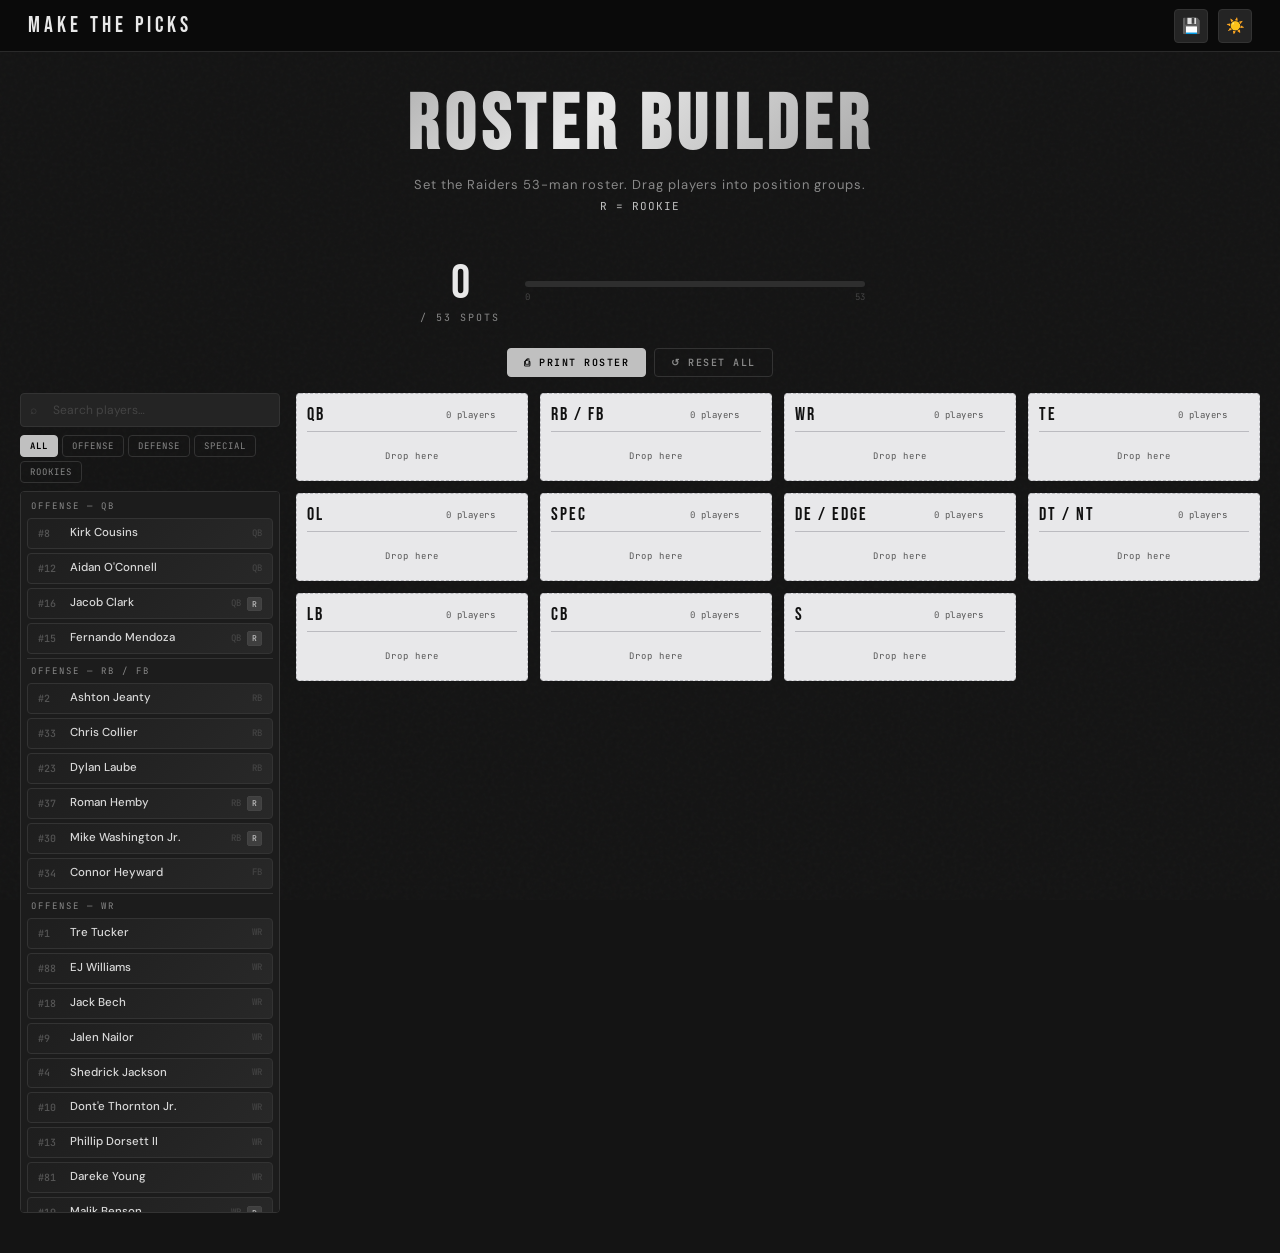
<file: roster-builder-raiders.html>
<!DOCTYPE html>
<html lang="en">
<head>
<meta charset="UTF-8">
<meta name="viewport" content="width=device-width, initial-scale=1.0">
<title>Raiders Roster Builder</title>
<link rel="preconnect" href="https://fonts.googleapis.com">
<link href="https://fonts.googleapis.com/css2?family=Bebas+Neue&family=DM+Sans:wght@300;400;500;600&family=JetBrains+Mono:wght@400;600&display=swap" rel="stylesheet">
<style>
:root {
  --silver: #c0c0c0;
  --silver-bright: #e8e8e8;
  --silver-dim: #888;
  --bg: #141414;
  --bg2: #1c1c1c;
  --bg3: #242424;
  --bg4: #2e2e2e;
  --border: #333;
  --box-bg: #e8e8ea;
  --box-bg2: #f2f2f4;
  --box-border: #bbbbc0;
  --box-text: #111;
  --box-text-dim: #555;
  --font-display: 'Bebas Neue', sans-serif;
  --font-body: 'DM Sans', sans-serif;
  --font-mono: 'JetBrains Mono', monospace;
  --radius: 4px;
}
*, *::before, *::after { box-sizing: border-box; margin: 0; padding: 0; }
body { background: var(--bg); color: var(--silver-bright); font-family: var(--font-body); font-size: 13px; min-height: 100vh; transition: background 0.3s, color 0.3s; }
body.light { --bg: #f0f0f2; --bg2: #e4e4e8; --bg3: #d8d8dc; --bg4: #ccccd0; --border: #b8b8bc; --silver: #444; --silver-bright: #111; --silver-dim: #666; }
body::before { content:''; position:fixed; inset:0; background-image:url("data:image/svg+xml,%3Csvg viewBox='0 0 256 256' xmlns='http://www.w3.org/2000/svg'%3E%3Cfilter id='n'%3E%3CfeTurbulence type='fractalNoise' baseFrequency='0.9' numOctaves='4' stitchTiles='stitch'/%3E%3C/filter%3E%3Crect width='100%25' height='100%25' filter='url(%23n)' opacity='0.04'/%3E%3C/svg%3E"); pointer-events:none; z-index:0; opacity:0.6; }
.header { position:sticky; top:0; z-index:100; display:flex; align-items:center; justify-content:space-between; padding:0 28px; height:52px; background:rgba(10,10,10,0.95); backdrop-filter:blur(12px); border-bottom:1px solid #2a2a2a; }
body.light .header { background:rgba(240,240,242,0.95); border-bottom-color:var(--border); }
.logo { font-family:var(--font-display); font-size:22px; letter-spacing:4px; color:var(--silver-bright); }
body.light .logo { color:#111; }
.header-right { display:flex; align-items:center; gap:10px; }
.icon-btn { width:34px; height:34px; display:flex; align-items:center; justify-content:center; background:var(--bg3); border:1px solid var(--border); border-radius:var(--radius); cursor:pointer; font-size:15px; color:var(--silver-bright); transition:border-color 0.15s, background 0.15s; }
.icon-btn:hover { border-color:var(--silver); background:var(--bg4); }
.hero { text-align:center; padding:36px 20px 20px; position:relative; z-index:1; }
.hero-title { font-family:var(--font-display); font-size:clamp(42px,6vw,80px); letter-spacing:6px; line-height:1; background:linear-gradient(135deg,#555 0%,#e8e8e8 45%,#aaa 70%,#fff 100%); -webkit-background-clip:text; -webkit-text-fill-color:transparent; background-clip:text; }
.hero-sub { margin-top:10px; color:var(--silver-dim); font-size:13px; letter-spacing:1px; max-width:480px; margin-inline:auto; line-height:1.6; }
.counter-bar { display:flex; align-items:center; justify-content:center; gap:20px; padding:14px 28px; margin:10px auto 0; max-width:680px; position:relative; z-index:1; }
.count-display { display:flex; flex-direction:column; align-items:center; gap:3px; }
.count-num { font-family:var(--font-display); font-size:48px; line-height:1; color:var(--silver-bright); transition:color 0.2s; min-width:90px; text-align:center; }
.count-num.over { color:#ff4444; }
.count-num.full { color:#60ff60; }
.count-label { font-size:10px; letter-spacing:2px; text-transform:uppercase; color:var(--silver-dim); font-family:var(--font-mono); }
.progress-wrap { flex:1; max-width:340px; }
.progress-track { height:6px; background:var(--bg4); border-radius:3px; overflow:hidden; margin-bottom:4px; }
.progress-fill { height:100%; background:linear-gradient(90deg,#555,#e8e8e8); border-radius:3px; transition:width 0.4s cubic-bezier(0.34,1.56,0.64,1),background 0.3s; width:0%; }
.progress-fill.over { background:#ff4444; }
.progress-fill.full { background:#60ff60; }
.progress-labels { display:flex; justify-content:space-between; font-family:var(--font-mono); font-size:9px; color:#444; }
.action-row { display:flex; gap:8px; justify-content:center; align-items:center; padding:10px 20px 16px; position:relative; z-index:1; flex-wrap:wrap; }
.btn { display:inline-flex; align-items:center; gap:6px; padding:7px 16px; border-radius:var(--radius); font-family:var(--font-mono); font-size:10px; letter-spacing:1.5px; text-transform:uppercase; cursor:pointer; border:1px solid transparent; transition:all 0.15s; font-weight:600; }
.btn-primary { background:var(--silver); color:#000; border-color:var(--silver); }
.btn-primary:hover { background:var(--silver-bright); border-color:var(--silver-bright); }
.btn-secondary { background:transparent; color:var(--silver-dim); border-color:var(--border); }
.btn-secondary:hover { border-color:var(--silver-dim); color:var(--silver-bright); }
.drag-layout { display:grid; grid-template-columns:260px 1fr; gap:16px; padding:0 20px 40px; position:relative; z-index:1; max-width:1400px; margin:0 auto; }
.left-panel { position:sticky; top:68px; height:calc(100vh - 80px); display:flex; flex-direction:column; gap:8px; }
.search-wrap { position:relative; }
.search-input { width:100%; background:var(--bg3); border:1px solid var(--border); border-radius:var(--radius); padding:8px 10px 8px 32px; color:var(--silver-bright); font-family:var(--font-body); font-size:12px; outline:none; transition:border-color 0.15s; }
.search-input::placeholder { color:#444; }
.search-input:focus { border-color:var(--silver); }
.search-icon { position:absolute; left:10px; top:50%; transform:translateY(-50%); color:#444; font-size:12px; pointer-events:none; }
.filter-tabs { display:flex; gap:4px; flex-wrap:wrap; }
.filter-tab { padding:4px 9px; border-radius:var(--radius); font-family:var(--font-mono); font-size:9px; letter-spacing:1px; text-transform:uppercase; cursor:pointer; border:1px solid var(--border); background:transparent; color:var(--silver-dim); transition:all 0.12s; }
.filter-tab:hover { border-color:var(--silver-dim); color:var(--silver-bright); }
.filter-tab.active { background:var(--silver); border-color:var(--silver); color:#000; font-weight:700; }
.player-list { flex:1; overflow-y:auto; display:flex; flex-direction:column; gap:4px; padding:6px; background:var(--bg2); border:1px solid var(--border); border-radius:var(--radius); scrollbar-width:thin; scrollbar-color:var(--bg4) transparent; }
.player-list::-webkit-scrollbar { width:4px; }
.player-list::-webkit-scrollbar-thumb { background:var(--bg4); border-radius:2px; }
.list-section-label { font-family:var(--font-mono); font-size:9px; letter-spacing:2px; text-transform:uppercase; color:var(--silver-dim); padding:6px 4px 2px; border-top:1px solid var(--border); }
.list-section-label:first-child { border-top:none; padding-top:2px; }
.player { padding:7px 10px; cursor:grab; border-radius:var(--radius); border:1px solid transparent; font-size:11.5px; font-weight:500; line-height:1.3; user-select:none; transition:transform 0.15s, box-shadow 0.15s, opacity 0.15s, border-color 0.15s; display:flex; align-items:center; gap:6px; }
.player-num { font-family:var(--font-mono); font-size:10px; min-width:26px; color:#555; }
.player-name { flex:1; }
.player-pos { font-family:var(--font-mono); font-size:9px; color:#444; }
.rookie-badge { font-family:var(--font-mono); font-size:8px; padding:1px 4px; border-radius:2px; background:rgba(200,200,200,0.15); color:var(--silver); border:1px solid #444; letter-spacing:0.5px; }
.player.off-group { background:linear-gradient(135deg,#1e1e1e 0%,#282828 100%); border-color:#333; color:#d8d8d8; }
.player.off-group:hover { border-color:#aaa; box-shadow:0 2px 12px rgba(180,180,180,0.2); }
.player.def-group { background:linear-gradient(135deg,#161616 0%,#202020 100%); border-color:#2a2a2a; color:#c0c0c0; }
.player.def-group:hover { border-color:#888; box-shadow:0 2px 12px rgba(140,140,140,0.2); }
.player.spc-group { background:linear-gradient(135deg,#14161a 0%,#1c1e24 100%); border-color:#2a2c34; color:#b8bcc8; }
.player.spc-group:hover { border-color:#6677aa; box-shadow:0 2px 12px rgba(80,100,180,0.2); }
.player:hover { transform:translateY(-1px) scale(1.01); }
.player:active { transform:scale(1.04); opacity:0.8; cursor:grabbing; }
.player.dragging { opacity:0.4; transform:scale(0.97); }
.player.hidden { display:none !important; }
.player.dropped { animation:dropBounce 0.35s cubic-bezier(0.34,1.56,0.64,1); }
@keyframes dropBounce { 0%{transform:scale(1.15);} 60%{transform:scale(0.96);} 100%{transform:scale(1);} }
.board { display:grid; grid-template-columns:repeat(4,1fr); gap:12px; align-content:start; }
.drop-box { background:var(--box-bg); border:1.5px dashed var(--box-border); border-radius:var(--radius); padding:10px; min-height:80px; display:flex; flex-direction:column; gap:4px; transition:border-color 0.15s, background 0.15s, box-shadow 0.15s; position:relative; }
.drop-box-header { display:flex; align-items:center; justify-content:space-between; margin-bottom:6px; padding-bottom:6px; border-bottom:1px solid var(--box-border); }
.drop-box-title { font-family:var(--font-display); font-size:18px; letter-spacing:2px; color:#111; }
.drop-box-meta { display:flex; align-items:center; gap:6px; }
.slot-count { font-family:var(--font-mono); font-size:9px; color:var(--box-text-dim); letter-spacing:0.5px; }
.slot-count.warn { color:#777; }
.slot-count.over { color:#cc2222; }
.clear-box-btn { width:16px; height:16px; display:flex; align-items:center; justify-content:center; background:none; border:1px solid transparent; border-radius:2px; cursor:pointer; color:var(--box-text-dim); font-size:10px; opacity:0; transition:opacity 0.15s, border-color 0.15s, color 0.15s; }
.drop-box:hover .clear-box-btn { opacity:1; }
.clear-box-btn:hover { border-color:#aa3333; color:#cc4444; }
.drop-box.drag-over { border-color:var(--silver); background:rgba(180,180,180,0.1); box-shadow:0 0 0 2px rgba(180,180,180,0.15); border-style:solid; }
.drop-box .player { cursor:default; font-size:11px; }
.drop-box .player:hover { cursor:grab; }
.drop-box .player.off-group { background:linear-gradient(135deg,#e8e8e8 0%,#dcdcdc 100%); border-color:#bbb; color:#1a1a1a; }
.drop-box .player.def-group { background:linear-gradient(135deg,#e0e0e4 0%,#d4d4d8 100%); border-color:#b0b0b8; color:#1a1a1a; }
.drop-box .player.spc-group { background:linear-gradient(135deg,#e4e6ee 0%,#d8dae8 100%); border-color:#b8bcd0; color:#1a1a24; }
.drop-box .player .player-num { color:#888; }
.drop-box .player .player-pos { color:#999; }
.empty-hint { font-family:var(--font-mono); font-size:9px; color:var(--box-text-dim); text-align:center; padding:8px 0; letter-spacing:1px; pointer-events:none; }
.toast { position:fixed; bottom:28px; left:50%; transform:translateX(-50%) translateY(80px); background:var(--bg3); border:1px solid var(--silver-dim); border-radius:var(--radius); padding:10px 20px; font-family:var(--font-mono); font-size:11px; letter-spacing:1px; color:var(--silver-bright); z-index:1000; transition:transform 0.35s cubic-bezier(0.34,1.56,0.64,1), opacity 0.35s; opacity:0; pointer-events:none; }
.toast.show { transform:translateX(-50%) translateY(0); opacity:1; }
.confetti-wrap { position:fixed; inset:0; pointer-events:none; z-index:999; overflow:hidden; }
.confetti-piece { position:absolute; width:8px; height:10px; top:-20px; opacity:0; animation:confettiFall linear forwards; }
@keyframes confettiFall { 0%{opacity:1;transform:translateY(0) rotate(0deg) scaleX(1);} 80%{opacity:1;} 100%{opacity:0;transform:translateY(100vh) rotate(720deg) scaleX(-1);} }
@media print { body * { visibility:hidden; } .board, .board * { visibility:visible; } .board { position:absolute; top:0; left:0; width:100%; grid-template-columns:repeat(4,1fr); } .do-not-print, .clear-box-btn { display:none !important; } }
</style>
</head>
<body>
<div class="toast" id="toast"></div>
<div class="confetti-wrap" id="confettiWrap"></div>
<header class="header do-not-print">
  <div class="logo">MAKE THE PICKS</div>
  <div class="header-right">
    <button class="icon-btn" id="saveBtn" title="Save roster">💾</button>
    <button class="icon-btn" id="themeToggle" title="Toggle theme">☀️</button>
  </div>
</header>
<div class="hero do-not-print">
  <h1 class="hero-title">ROSTER BUILDER</h1>
  <p class="hero-sub">Set the Raiders 53-man roster. Drag players into position groups.<br><span style="font-family:var(--font-mono);font-size:11px;letter-spacing:1px;color:var(--silver);">R = ROOKIE</span></p>
</div>
<div class="counter-bar do-not-print">
  <div class="count-display">
    <div class="count-num" id="playerCount">0</div>
    <div class="count-label">/ 53 SPOTS</div>
  </div>
  <div class="progress-wrap">
    <div class="progress-track"><div class="progress-fill" id="progressFill"></div></div>
    <div class="progress-labels"><span>0</span><span>53</span></div>
  </div>
</div>
<div class="action-row do-not-print">
  <button class="btn btn-primary" onclick="window.print()">⎙ PRINT ROSTER</button>
  <button class="btn btn-secondary" id="resetBtn">↺ RESET ALL</button>
</div>
<div class="drag-layout">
  <div class="left-panel do-not-print">
    <div class="search-wrap">
      <span class="search-icon">⌕</span>
      <input class="search-input" type="text" id="searchInput" placeholder="Search players…">
    </div>
    <div class="filter-tabs" id="filterTabs">
      <button class="filter-tab active" data-filter="all">All</button>
      <button class="filter-tab" data-filter="offense">Offense</button>
      <button class="filter-tab" data-filter="defense">Defense</button>
      <button class="filter-tab" data-filter="special">Special</button>
      <button class="filter-tab" data-filter="rookie">Rookies</button>
    </div>
    <div class="player-list" id="playerList"></div>
  </div>
  <div class="board" id="board">
    <div class="drop-box" data-pos="QB"><div class="drop-box-header"><div class="drop-box-title">QB</div><div class="drop-box-meta"><span class="slot-count" id="slots-QB">0 players</span><button class="clear-box-btn" data-clear="QB">✕</button></div></div><span class="empty-hint">Drop here</span></div>
    <div class="drop-box" data-pos="RB"><div class="drop-box-header"><div class="drop-box-title">RB / FB</div><div class="drop-box-meta"><span class="slot-count" id="slots-RB">0 players</span><button class="clear-box-btn" data-clear="RB">✕</button></div></div><span class="empty-hint">Drop here</span></div>
    <div class="drop-box" data-pos="WR"><div class="drop-box-header"><div class="drop-box-title">WR</div><div class="drop-box-meta"><span class="slot-count" id="slots-WR">0 players</span><button class="clear-box-btn" data-clear="WR">✕</button></div></div><span class="empty-hint">Drop here</span></div>
    <div class="drop-box" data-pos="TE"><div class="drop-box-header"><div class="drop-box-title">TE</div><div class="drop-box-meta"><span class="slot-count" id="slots-TE">0 players</span><button class="clear-box-btn" data-clear="TE">✕</button></div></div><span class="empty-hint">Drop here</span></div>
    <div class="drop-box" data-pos="OL"><div class="drop-box-header"><div class="drop-box-title">OL</div><div class="drop-box-meta"><span class="slot-count" id="slots-OL">0 players</span><button class="clear-box-btn" data-clear="OL">✕</button></div></div><span class="empty-hint">Drop here</span></div>
    <div class="drop-box" data-pos="K_P_LS"><div class="drop-box-header"><div class="drop-box-title">SPEC</div><div class="drop-box-meta"><span class="slot-count" id="slots-K_P_LS">0 players</span><button class="clear-box-btn" data-clear="K_P_LS">✕</button></div></div><span class="empty-hint">Drop here</span></div>
    <div class="drop-box" data-pos="DE"><div class="drop-box-header"><div class="drop-box-title">DE / EDGE</div><div class="drop-box-meta"><span class="slot-count" id="slots-DE">0 players</span><button class="clear-box-btn" data-clear="DE">✕</button></div></div><span class="empty-hint">Drop here</span></div>
    <div class="drop-box" data-pos="DT"><div class="drop-box-header"><div class="drop-box-title">DT / NT</div><div class="drop-box-meta"><span class="slot-count" id="slots-DT">0 players</span><button class="clear-box-btn" data-clear="DT">✕</button></div></div><span class="empty-hint">Drop here</span></div>
    <div class="drop-box" data-pos="LB"><div class="drop-box-header"><div class="drop-box-title">LB</div><div class="drop-box-meta"><span class="slot-count" id="slots-LB">0 players</span><button class="clear-box-btn" data-clear="LB">✕</button></div></div><span class="empty-hint">Drop here</span></div>
    <div class="drop-box" data-pos="CB"><div class="drop-box-header"><div class="drop-box-title">CB</div><div class="drop-box-meta"><span class="slot-count" id="slots-CB">0 players</span><button class="clear-box-btn" data-clear="CB">✕</button></div></div><span class="empty-hint">Drop here</span></div>
    <div class="drop-box" data-pos="S"><div class="drop-box-header"><div class="drop-box-title">S</div><div class="drop-box-meta"><span class="slot-count" id="slots-S">0 players</span><button class="clear-box-btn" data-clear="S">✕</button></div></div><span class="empty-hint">Drop here</span></div>
  </div>
</div>
<script>
// ─── ROSTER — exact from raiders.com/team/players-roster/ (Active, June 2026) ───
const PLAYERS = [
  // QB
  { num:'8',  name:'Kirk Cousins',           pos:'QB', group:'offense' },
  { num:'12', name:"Aidan O'Connell",        pos:'QB', group:'offense' },
  { num:'16', name:'Jacob Clark',            pos:'QB', group:'offense', rookie:true },
  { num:'15', name:'Fernando Mendoza',       pos:'QB', group:'offense', rookie:true },
  // RB / FB
  { num:'2',  name:'Ashton Jeanty',          pos:'RB', group:'offense' },
  { num:'33', name:'Chris Collier',          pos:'RB', group:'offense' },
  { num:'23', name:'Dylan Laube',            pos:'RB', group:'offense' },
  { num:'37', name:'Roman Hemby',            pos:'RB', group:'offense', rookie:true },
  { num:'30', name:'Mike Washington Jr.',    pos:'RB', group:'offense', rookie:true },
  { num:'34', name:'Connor Heyward',         pos:'FB', group:'offense' },
  // WR
  { num:'1',  name:'Tre Tucker',             pos:'WR', group:'offense' },
  { num:'88',  name:'EJ Williams',           pos:'WR', group:'offense' },
  { num:'18', name:'Jack Bech',              pos:'WR', group:'offense' },
  { num:'9',  name:'Jalen Nailor',           pos:'WR', group:'offense' },
  { num:'4',  name:'Shedrick Jackson',       pos:'WR', group:'offense' },
  { num:'10', name:"Dont'e Thornton Jr.",    pos:'WR', group:'offense' },
  { num:'13', name:'Phillip Dorsett II',     pos:'WR', group:'offense' },
  { num:'81', name:'Dareke Young',           pos:'WR', group:'offense' },
  { num:'19', name:'Malik Benson',           pos:'WR', group:'offense', rookie:true },
  { num:'83', name:'Jonathan Brady',         pos:'WR', group:'offense', rookie:true },
  { num:'86', name:'Chase Roberts',          pos:'WR', group:'offense', rookie:true },
  { num:'82', name:'Corey Rucker',           pos:'WR', group:'offense', rookie:true },
  // TE
  { num:'89', name:'Brock Bowers',           pos:'TE', group:'offense' },
  { num:'87', name:'Michael Mayer',          pos:'TE', group:'offense' },
  { num:'85', name:'Albert Okwuegbunam Jr.', pos:'TE', group:'offense' },
  { num:'80', name:'Ian Thomas',             pos:'TE', group:'offense' },
  { num:'84', name:'Carter Runyon',          pos:'TE', group:'offense' },
  { num:'45', name:'Patrick Gurd',           pos:'TE', group:'offense', rookie:true },
  // OL
  { num:'74', name:'Kolton Miller',          pos:'T',  group:'offense' },
  { num:'71', name:'DJ Glaze',               pos:'T',  group:'offense' },
  { num:'60', name:'Charles Grant',          pos:'T',  group:'offense' },
  { num:'72', name:'Isaiah Jatta',           pos:'T',  group:'offense', rookie:true },
  { num:'73', name:'Niklas Henning',         pos:'T',  group:'offense', rookie:true },
  { num:'62', name:'Kamar Missouri',         pos:'T',  group:'offense', rookie:true },
  { num:'58', name:'Jackson Powers-Johnson', pos:'G/C',group:'offense' },
  { num:'65', name:'Tyler Linderbaum',       pos:'C',  group:'offense' },
  { num:'70', name:'Spencer Burford',        pos:'G',  group:'offense' },
  { num:'56', name:'Atonio Mafi',            pos:'G',  group:'offense' },
  { num:'76', name:'Caleb Rogers',           pos:'G',  group:'offense' },
  { num:'77', name:'Justin Pickett',         pos:'G',  group:'offense', rookie:true },
  { num:'67', name:'Will Putnam',            pos:'C',  group:'offense' },
  { num:'61', name:'Jordan Meredith',        pos:'C/G',group:'offense' },
  { num:'78', name:'Dalton Wagner',          pos:'OL',group:'offense' },
  { num:'66', name:'Trey Zuhn III',          pos:'OL',group:'offense', rookie:true },
  // DE / EDGE
  { num:'98', name:'Maxx Crosby',            pos:'DE', group:'defense' },
  { num:'95', name:'Kwity Paye',             pos:'DE', group:'defense' },
  { num:'91', name:'Jahfari Harvey',         pos:'DE', group:'defense' },
  { num:'51', name:'Malcolm Koonce',         pos:'DE', group:'defense' },
  { num:'42', name:'Keyron Crawford',        pos:'DE', group:'defense', rookie:true },
  { num:'48', name:"Cian Slone",             pos:'DE', group:'defense' },
  // DT
  { num:'99', name:'Thomas Booker IV',       pos:'DT', group:'defense' },
  { num:'69', name:'Adam Butler',            pos:'DT', group:'defense' },
  { num:'97', name:'Tonka Hemingway',        pos:'DT', group:'defense' },
  { num:'94', name:'Benito Jones',           pos:'DT', group:'defense' },
  { num:'92', name:'JJ Pegues',              pos:'DT', group:'defense' },
  { num:'96', name:'Jonah Laulu',            pos:'DT', group:'defense' },
  { num:'68', name:"Treven Ma'ae",           pos:'DT', group:'defense' },
  { num:'75', name:"Gary Smith III",         pos:'DT', group:'defense' },
  { num:'79', name:"Laki Tasi",              pos:'DT', group:'defense' },
  { num:'90', name:'Brandon Cleveland',      pos:'DT', group:'defense', rookie:true },
  // LB
  { num:'17', name:'Nakobe Dean',            pos:'LB', group:'defense' },
  { num:'44', name:'Tommy Eichenberg',       pos:'LB', group:'defense' },
  { num:'54', name:'Brennan Jackson',        pos:'LB', group:'defense' },
  { num:'55', name:'Cody Lindenberg',        pos:'LB', group:'defense' },
  { num:'57', name:'Cameron McGrone',        pos:'LB', group:'defense' },
  { num:'50', name:'Segun Olubi',            pos:'LB', group:'defense' },
  { num:'7', name:'Quay Walker',             pos:'LB', group:'defense' },
  { num:'59', name:'Chris Thomas',           pos:'LB', group:'defense' },
  { num:'53', name:'Xavian Sorey Jr.',       pos:'LB', group:'defense' },
  // CB
  { num:'29', name:'Chigozie Anusiem',       pos:'CB', group:'defense' },
  { num:'3',  name:'Taron Johnson',          pos:'CB', group:'defense' },
  { num:'26', name:'Darien Porter',          pos:'CB', group:'defense' },
  { num:'25', name:'Decamerion Richardson',  pos:'CB', group:'defense' },
  { num:'35', name:'Hezekiah Masses',        pos:'CB', group:'defense', rookie:true },
  { num:'28', name:'Jermod McCoy',           pos:'CB', group:'defense', rookie:true },
  { num:'39', name:'Caleb Offord',           pos:'CB', group:'defense', rookie:true },
  { num:'5', name:'Eric Stokes',             pos:'CB',  group:'defense' },
  { num:'22', name:'Greddy Vance Jr.',       pos:'CB',  group:'defense' },
  //S
  { num:'31', name:'Treydan Stukes',         pos:'S',  group:'defense', rookie:true },
  { num:'11', name:'Jeremy Chinn',           pos:'S',  group:'defense' },
  { num:'20', name:'Isaiah Pola-Mao',        pos:'S',  group:'defense' },
  { num:'27', name:'Tristin McCollum',       pos:'S',  group:'defense' },
  { num:'41', name:'Tanner Wall',            pos:'S',  group:'defense' },
  { num:'43', name:'Dalton Johnson',         pos:'S',  group:'defense', rookie:true },
  { num:'40', name:'Devin Lafayette',        pos:'S',  group:'defense', rookie:true },
  { num:'49', name:'Devyn Perkins',          pos:'S',  group:'defense', rookie:true },
  // Specialists
  { num:'14', name:'Matt Gay',               pos:'K',  group:'special' },
  { num:'38', name:'Kansei Matsuzawa',       pos:'K',  group:'special', rookie:true },
  { num:'6',  name:'AJ Cole',                pos:'P',  group:'special' },
  { num:'47',  name:'Alex Ward',             pos:'LS',  group:'special' },
  { num:'46', name:'Tyler Duzansky',         pos:'LS', group:'special', rookie:true },
];

const playerList  = document.getElementById('playerList');
const boxes       = document.querySelectorAll('.drop-box');
const countEl     = document.getElementById('playerCount');
const progressEl  = document.getElementById('progressFill');
const searchInput = document.getElementById('searchInput');
let dragged = null, activeFilter = 'all', celebrated = false;

function createPlayerEl(p, idx) {
  const grp = p.group === 'offense' ? 'off-group' : p.group === 'defense' ? 'def-group' : 'spc-group';
  const el = document.createElement('div');
  el.className = `player ${grp}`;
  el.draggable = true;
  el.dataset.idx = idx;
  el.dataset.group = p.group;
  el.dataset.pos = p.pos;
  el.dataset.name = p.name.toLowerCase();
  el.dataset.rookie = p.rookie ? '1' : '0';
  el.innerHTML = `<span class="player-num">${p.num ? '#'+p.num : ''}</span><span class="player-name">${p.name}</span><span class="player-pos">${p.pos}</span>${p.rookie ? '<span class="rookie-badge">R</span>' : ''}`;
  el.addEventListener('dragstart', e => { dragged = el; setTimeout(() => el.classList.add('dragging'), 0); e.dataTransfer.effectAllowed = 'move'; });
  el.addEventListener('dragend', () => { el.classList.remove('dragging'); dragged = null; boxes.forEach(b => b.classList.remove('drag-over')); });
  return el;
}

function buildPlayerList() {
  playerList.innerHTML = '';
  const sections = [
    { label:'OFFENSE — QB',       filter: p => p.pos === 'QB' },
    { label:'OFFENSE — RB / FB',  filter: p => ['RB','FB'].includes(p.pos) },
    { label:'OFFENSE — WR',       filter: p => p.pos === 'WR' },
    { label:'OFFENSE — TE',       filter: p => p.pos === 'TE' },
    { label:'OFFENSE — OL',       filter: p => ['T','G','C','G/C','C/G'].includes(p.pos) },
    { label:'DEFENSE — DE / EDGE',filter: p => p.pos === 'DE' },
    { label:'DEFENSE — DT',       filter: p => p.pos === 'DT' },
    { label:'DEFENSE — LB',       filter: p => p.pos === 'LB' },
    { label:'DEFENSE — CB',       filter: p => p.pos === 'CB' },
    { label:'DEFENSE — S',        filter: p => p.pos === 'S' },
    { label:'SPECIALISTS',        filter: p => p.group === 'special' },
  ];
  sections.forEach(s => {
    const lbl = document.createElement('div');
    lbl.className = 'list-section-label';
    lbl.textContent = s.label;
    playerList.appendChild(lbl);
    PLAYERS.forEach((p, idx) => { if (s.filter(p)) playerList.appendChild(createPlayerEl(p, idx)); });
  });
  applyFilter();
}
buildPlayerList();

function applyFilter() {
  const q = searchInput.value.toLowerCase().trim();
  playerList.querySelectorAll('.player').forEach(el => {
    const mf = activeFilter==='all' || el.dataset.group===activeFilter || (activeFilter==='rookie' && el.dataset.rookie==='1');
    const ms = !q || el.dataset.name.includes(q) || el.dataset.pos.toLowerCase().includes(q);
    el.classList.toggle('hidden', !(mf && ms));
  });
  playerList.querySelectorAll('.list-section-label').forEach(lbl => {
    let n = lbl.nextElementSibling, has = false;
    while (n && !n.classList.contains('list-section-label')) { if (!n.classList.contains('hidden')) has = true; n = n.nextElementSibling; }
    lbl.style.display = has ? '' : 'none';
  });
}

document.getElementById('filterTabs').addEventListener('click', e => {
  const t = e.target.closest('.filter-tab'); if (!t) return;
  activeFilter = t.dataset.filter;
  document.querySelectorAll('.filter-tab').forEach(x => x.classList.remove('active'));
  t.classList.add('active'); applyFilter();
});
searchInput.addEventListener('input', applyFilter);

boxes.forEach(box => {
  box.addEventListener('dragover', e => { e.preventDefault(); box.classList.add('drag-over'); });
  box.addEventListener('dragleave', e => { if (!box.contains(e.relatedTarget)) box.classList.remove('drag-over'); });
  box.addEventListener('drop', e => {
    e.preventDefault(); box.classList.remove('drag-over');
    if (!dragged) return;
    box.appendChild(dragged);
    dragged.classList.add('dropped');
    setTimeout(() => dragged && dragged.classList.remove('dropped'), 350);
    updateHints(box); updateCount();
  });
});

playerList.addEventListener('dragover', e => e.preventDefault());
playerList.addEventListener('drop', e => {
  e.preventDefault(); if (!dragged) return;
  const idx = Number(dragged.dataset.idx);
  const cur = Array.from(playerList.querySelectorAll('.player'));
  let ins = false;
  for (const el of cur) { if (Number(el.dataset.idx) > idx) { playerList.insertBefore(dragged, el); ins = true; break; } }
  if (!ins) playerList.appendChild(dragged);
  applyFilter(); updateCount();
});

document.querySelectorAll('.clear-box-btn').forEach(btn => {
  btn.addEventListener('click', () => {
    const box = document.querySelector(`.drop-box[data-pos="${btn.dataset.clear}"]`); if (!box) return;
    box.querySelectorAll('.player').forEach(p => {
      const idx = Number(p.dataset.idx);
      const cur = Array.from(playerList.querySelectorAll('.player'));
      let ins = false;
      for (const el of cur) { if (Number(el.dataset.idx) > idx) { playerList.insertBefore(p, el); ins = true; break; } }
      if (!ins) playerList.appendChild(p);
    });
    applyFilter(); updateHints(box); updateCount(); showToast(`${btn.dataset.clear} cleared`);
  });
});

document.getElementById('resetBtn').addEventListener('click', () => {
  boxes.forEach(box => box.querySelectorAll('.player').forEach(p => playerList.appendChild(p)));
  buildPlayerList(); updateCount(); celebrated = false; showToast('Roster reset');
});

function updateCount() {
  let count = 0;
  boxes.forEach(box => {
    const n = box.querySelectorAll('.player').length; count += n;
    const el = document.getElementById('slots-' + box.dataset.pos);
    if (el) { el.textContent = n + (n===1?' player':' players'); el.className = 'slot-count' + (n>6?' over':n>=3?' warn':''); }
  });
  countEl.textContent = count;
  countEl.className = 'count-num' + (count>53?' over':count===53?' full':'');
  progressEl.style.width = Math.min((count/53)*100,100) + '%';
  progressEl.className = 'progress-fill' + (count>53?' over':count===53?' full':'');
  if (count===53 && !celebrated) { celebrated=true; showToast('🏈 53-man roster set!'); fireConfetti(); }
  else if (count!==53) celebrated=false;
}
function updateHints(box) { const h=box.querySelector('.empty-hint'); if(h) h.style.display=box.querySelectorAll('.player').length===0?'':'none'; }
boxes.forEach(updateHints);

function showToast(msg) {
  const t = document.getElementById('toast'); t.textContent = msg; t.classList.add('show');
  clearTimeout(t._timer); t._timer = setTimeout(() => t.classList.remove('show'), 2400);
}
function fireConfetti() {
  const wrap = document.getElementById('confettiWrap'); wrap.innerHTML = '';
  ['#c0c0c0','#e8e8e8','#888','#fff','#333','#aaa'].forEach(() => {});
  const colors = ['#c0c0c0','#e8e8e8','#888','#fff','#333','#aaa'];
  for (let i=0; i<80; i++) {
    const p = document.createElement('div'); p.className='confetti-piece';
    p.style.left = Math.random()*100+'vw';
    p.style.backgroundColor = colors[Math.floor(Math.random()*colors.length)];
    p.style.width = (6+Math.random()*6)+'px'; p.style.height = (8+Math.random()*8)+'px';
    p.style.borderRadius = Math.random()>0.5?'50%':'0';
    p.style.animation = `confettiFall ${1.8+Math.random()*2}s ${Math.random()*1.2}s ease-in forwards`;
    wrap.appendChild(p);
  }
  setTimeout(() => wrap.innerHTML = '', 5000);
}

document.getElementById('saveBtn').addEventListener('click', () => {
  const state = {};
  boxes.forEach(box => { state[box.dataset.pos] = Array.from(box.querySelectorAll('.player')).map(p => p.dataset.idx); });
  localStorage.setItem('rosterRaiders', JSON.stringify(state)); showToast('Roster saved ✓');
});
(function loadSaved() {
  const raw = localStorage.getItem('rosterRaiders'); if (!raw) return;
  try {
    const state = JSON.parse(raw);
    Object.entries(state).forEach(([pos, idxs]) => {
      const box = document.querySelector(`.drop-box[data-pos="${pos}"]`); if (!box) return;
      idxs.forEach(idx => { const el = playerList.querySelector(`[data-idx="${idx}"]`); if (el) { box.appendChild(el); updateHints(box); } });
    }); applyFilter(); updateCount();
  } catch(e) {}
})();

const themeBtn = document.getElementById('themeToggle');
if (localStorage.getItem('themeRaiders') === 'light') { document.body.classList.add('light'); themeBtn.textContent = '☀️'; }
themeBtn.addEventListener('click', () => {
  document.body.classList.toggle('light');
  const isLight = document.body.classList.contains('light');
  localStorage.setItem('themeRaiders', isLight ? 'light' : 'dark');
  themeBtn.textContent = isLight ? '☀️' : '🌙';
});
</script>
</body>
</html>
</file>
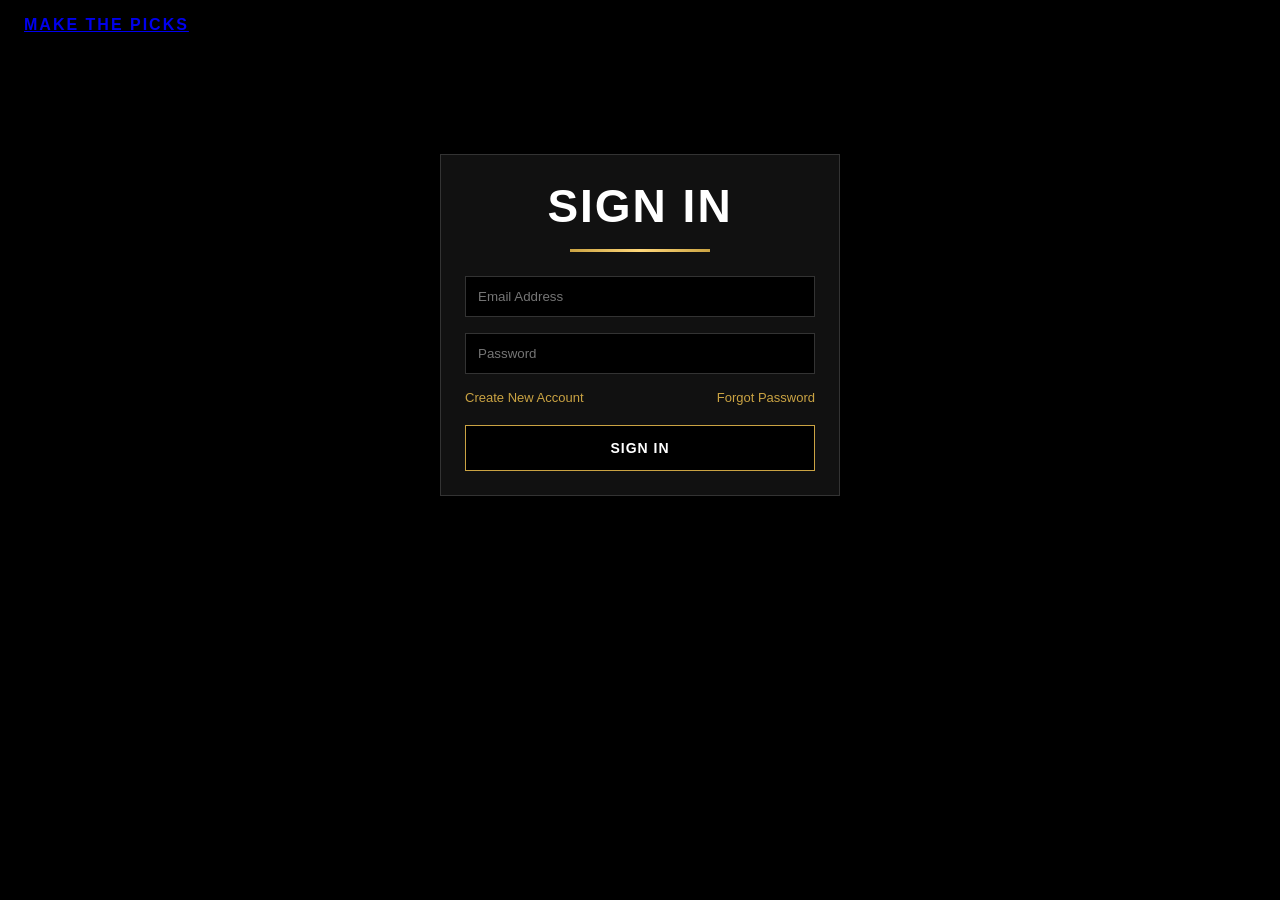
<file: sign-in.html>
<!DOCTYPE html>
<html lang="en">
<head>
<meta charset="UTF-8">
<meta name="viewport" content="width=device-width, initial-scale=1.0">
<title>Sign In | Make The Picks</title>
<link rel="stylesheet" href="styles.css">

<style>
/* Center the form */
.signin-container {
  max-width: 400px;
  margin: 80px auto;
  padding: 24px;
  background: #111;
  border: 1px solid #333;
}

/* Title */
.signin-container h1 {
  text-align: center;
  margin-bottom: 24px;
}

/* Inputs */
.signin-container input {
  width: 100%;
  padding: 12px;
  margin-bottom: 16px;
  background: #000;
  border: 1px solid #333;
  color: #fff;
}

/* Links under password */
.signin-links {
  display: flex;
  justify-content: space-between;
  font-size: 13px;
  margin-bottom: 20px;
}

.signin-links a {
  color: #caa343;
  text-decoration: none;
}

.signin-links a:hover {
  text-decoration: underline;
}

/* Button spacing */
.signin-container button {
  width: 100%;
}
  
  <p style="text-align:center; color:#ccc; margin-bottom:20px;">
  Access your drafts and roster builds
</p>

</style>
</head>

<body>

<header class="header">
  <div class="logo">
    <a href="index.html">MAKE THE PICKS</a>
  </div>
</header>

<main class="content">

  <div class="signin-container">

    <h1>SIGN IN</h1>

    <form>

      <!-- Email -->
      <input type="email" placeholder="Email Address" required>

      <!-- Password -->
      <input type="password" placeholder="Password" required>

      <!-- Links -->
      <div class="signin-links">
        <a href="create-account.html">Create New Account</a>
        <a href="#" onclick="forgotPassword()">Forgot Password</a>
      </div>

      <!-- Button -->
      <button class="cta-button" id="signInBtn">SIGN IN</button>

    </form>

  </div>

</main>
  
  <script>

function forgotPassword() {
  const email = prompt("Enter your email address:");

  if (!email) return;

  // Simulate checking stored account
  const savedEmail = localStorage.getItem("userEmail");

  if (email === savedEmail) {
    alert("Password reset link sent to " + email);
  } else {
    alert("Email not found");
  }
}

document.querySelector('form').addEventListener('submit', function(e) {
  e.preventDefault();

  const emailInput = document.querySelector('input[type="email"]').value;
  const savedEmail = localStorage.getItem('userEmail');

  if (emailInput === savedEmail) {
    window.location.href = "profile.html";
  } else {
    alert("Email not found");
  }
});

</script>
  </body>
</html>
</file>
<file: styles.css>
* {
  margin: 0;
  padding: 0;
  box-sizing: border-box;
  font-family: Arial, Helvetica, sans-serif;
}

body {
  background: #000;
  color: #fff;
}
/* ==================================================
   SHARED PRIMARY CTA BUTTON (Index + Mock Draft)
   ================================================== */
button.cta-button {
  background: #000;
  color: #fff;
  border: 1px solid #caa343;
  padding: 14px 28px;
  font-size: 14px;
  font-weight: bold;
  letter-spacing: 1px;
  cursor: pointer;
  transition: background 0.2s ease, color 0.2s ease;
}

button.cta-button:hover {
  background: #caa343;
  color: #000;
}

/* Header */
.header {
  display: flex;
  justify-content: space-between;
  padding: 16px 24px;
  background: #000;
}

.logo {
  font-weight: bold;
  letter-spacing: 2px;
  color: inherit;        /* keeps logo color */
  text-decoration: none; /* removes underline */

}
.logo a:hover {
  opacity: 0.85;
}

/* Hero Draft Night */
.hero-bg {
  position: relative;
  overflow: hidden; /* ✅ REQUIRED */
  background-image:
    radial-gradient(circle at top center, rgba(255,255,255,0.15), transparent 55%),
    linear-gradient(to bottom, rgba(0,0,0,0.4), rgba(0,0,0,0.9)),
    url("https://images.unsplash.com/photo-1508098682722-e99c43a406b2");
  background-size: cover;
  background-position: center;
}

.hero-overlay {
  position: relative;
  z-index: 2; /* ✅ text above sweep */
  padding: 90px 24px;
  text-align: center;
  max-width: 900px;
  margin: auto;
}

.hero-overlay h1 {
  font-size: 52px;
  letter-spacing: 3px;
}

.hero-overlay h1::after {
  content: "";
  display: block;
  width: 120px;
  height: 4px;
  margin: 18px auto;
  background: linear-gradient(to right, #caa343, #ffd77a, #caa343);
}

.hero-overlay p {
  font-size: 18px;
  line-height: 1.6;
}

/* Options */
.options {
  display: grid;
  grid-template-columns: repeat(auto-fit, minmax(280px, 1fr));
  gap: 24px;
  padding: 48px 24px;
  background: #111;
}

.card {
  background: #000;
  padding: 24px;
  border: 1px solid #333;
  display: flex;
  flex-direction: column;
  gap: 12px;
}


.card button {
  margin-top: 16px;
  padding: 12px;
  width: 100%;
  background: black;
  border: 1px solid #caa343;
  color: #fff;
  cursor: pointer;
}

.card button:hover {
  background: #caa343;
  color: #000;
}

.card h2 {
  margin-bottom: 12px;
}

.card p {
  line-height: 1.5;
}

/* Countdown Timer */
.countdown {
  display: flex;
  flex-direction: row;
  justify-content: center;
  align-items: center;
  gap: 32px;
  margin: 32px 0 40px;
}

.countdown > div {
  display: flex;
  flex-direction: column;
  align-items: center;
}

.countdown span {
  font-size: 42px;
  font-weight: 800;
  color: #ffd77a;
  text-shadow: 0 0 12px rgba(255,215,122,0.35);
}

.countdown small {
  margin-top: 6px;
  font-size: 12px;
  letter-spacing: 1.5px;
  color: #ddd;
}

/* Footer */
.footer {
  padding: 24px;
  text-align: center;
  background: #000;
}
/* Main page content container */
.content {
  max-width: 1000px;
  margin-left: auto;
  margin-right: auto;
  padding-left: 32px;
  padding-right: 32px;
  padding-top: 24px;
  padding-bottom: 24px;
}
/* Light Sweep Effect */
.hero-bg::before {
  content: "";
  position: absolute;
  top: 0;
  left: -100%;
  width: 300%;
  height: 100%;
  background: linear-gradient(
    120deg,
    transparent 40%,
    rgba(255,255,255,0.25) 48%,
    rgba(255,255,255,0.45) 50%,
    rgba(255,255,255,0.25) 52%,
    transparent 60%
  );
  animation: sweep 14s linear infinite;
  pointer-events: none;
  z-index: 1;
}
@keyframes sweep {
  from {
    transform: translateX(-50%);
  }
  to {
    transform: translateX(50%);
  }
}
  /* ==================================================
   MOCK DRAFT PAGE STYLES (Mock Draft page only)
   ================================================== */

.description {
  font-size: 18px;
  line-height: 1.6;
  margin-bottom: 64px;
}
.scoring {
  padding-top: 24px; /* pushes Scoring System down */
}
/* Scoring */
.scoring h2,
.example h3 {
  font-size: 26px;   /* same size */
  font-weight: 700;
  margin-bottom: 20px;
}

.scoring ul {
  margin-left: 20px;
  margin-bottom: 12px;
}

.scoring li {
  margin-bottom: 8px;
}

.scoring-note {
  font-style: italic;
  color: #ccc;
  margin-bottom: 56px; /* more space before Example */
}

/* Examples */
.example {
  padding-top: 18px; /* space above Example section */
}

.example-box {
  border: 1px solid #333;
  padding: 20px;
  background: #3b3b3b;
  border-radius: 4px;
}
.example-box p {
  margin-bottom: 8px;
}
.example-box {
  box-shadow: 0 0 0 1px rgba(255,255,255,0.03);
}

/* ==================================================
   Mock Draft button spacing
   ================================================== */
.actions {
  display: flex;
  flex-wrap: wrap;        /* keeps it responsive */
  gap: 18px;              /* ⬅ increase spacing here */
  margin-top: 24px;       /* space above button row */
}
/* Mock Draft – spacing above example box */
.example-box {
  margin-top: 24px;   /* space between text/line and the box */
}
/* =========================================
   Sentence-style mock draft spacing
   ========================================= */

.draft-line {
  margin-bottom: 28px;   /* ⬅ increases vertical spacing */
  font-size: 16px;
  line-height: 1.8;
}

.draft-line select {
  margin: 0 10px;
  padding: 6px 10px;
  background: #111;
  color: #fff;
  border: 1px solid #333;
  font-size: 14px;
  vertical-align: middle;
}

/* =========================================
   Submit button row
   ========================================= */

.submit-row {
  margin-top: 48px;
  display: flex;
  justify-content: center;
}

/* =========================================
   Mock Draft page title
   ========================================= */

.content h1 {
  text-align: center;
  margin-bottom: 48px;   /* space below title */
}

/* =========================================
   Mock Draft page title styling
   ========================================= */

.content h1 {
  text-align: center;
  margin-bottom: 48px;
  font-size: 46px;
  letter-spacing: 2px;
  font-weight: 800;
}

.content h1::after {
  content: "";
  display: block;
  width: 140px;
  height: 3px;
  margin: 16px auto 0;
  background: linear-gradient(to right, #caa343, #ffd77a, #caa343);
}

/* =========================================
   Gold underline under "MOCK DRAFT"
   (matches index.html style)
   ========================================= */

.content h1 {
  text-align: center;
  margin-bottom: 48px;
  font-size: 46px;
  letter-spacing: 2px;
  font-weight: 800;
}

.content h1::after {
  content: "";
  display: block;
  width: 140px;
  height: 3px;
  margin: 16px auto 0;
  background: linear-gradient(
    to right,
    #caa343,
    #ffd77a,
    #caa343
  );
}
/* =========================================
   Draft for Your NFL Team Layout
   ========================================= */

.draft-for-team h1 {
  text-align: center;
  margin-bottom: 32px;
}

.on-clock {
  text-align: center;
  margin-bottom: 40px;
  color: #ffd77a;
}

/* Two-column layout */
.draft-layout {
  display: grid;
  grid-template-columns: 3fr 1.25fr;
  gap: 32px;
}

/* LEFT SIDE */
.draft-main h2,
.draft-main h3 {
  margin: 24px 0 12px;
}

.draft-order li,
.last-picks li {
  margin-bottom: 8px;
}

/* Best Available */
.best-available {
  display: grid;
  grid-template-columns: repeat(auto-fit, minmax(120px, 1fr));
  gap: 16px;
  margin-top: 16px;
}

.best-available div {
  background: #1a1a1a;
  padding: 12px;
  border: 1px solid #333;
}

/* RIGHT SIDE */
.draft-sidebar {
  background: none;
  padding: 0;
  border: none;
}

.draft-sidebar h3 {
  margin-bottom: 12px;
}

.big-board li,
.draft-picks li {
  margin-bottom: 6px;
}
/* =========================================
   Draft sidebar boxed sections
   ========================================= */

.sidebar-box {
  background: #1a1a1a;
  border: 1px solid #333;
  padding: 16px 18px;
  margin-bottom: 24px;
}

.sidebar-box h3 {
  margin-bottom: 12px;
  font-size: 16px;
  letter-spacing: 1px;
  color: #ffd77a;
}
/* =========================================
   Draft section header highlights
   ========================================= */

.draft-main h2,
.draft-main h3 {
  color: #ffd77a;   /* gold accent */
  letter-spacing: 1px;
}
/* Space after draft-order list, before Last 5 Picks */
.draft-order {
  margin-bottom: 60px;
}
/* =========================================
   Headline graphic styling
   ========================================= */

.headline-graphic {
  display: flex;
  justify-content: center;
  margin: 24px 0 40px;
}

/* FINAL override for draft headline image */
img.draft-graphic {
  width: 900px;
  max-width: 100%;
  height: auto;
  display: block;
  margin: 0 auto;
}

.player-count {
  text-align: center;
  color: #ffd77a;
  font-weight: bold;
  margin-bottom: 24px;
}
</file>
